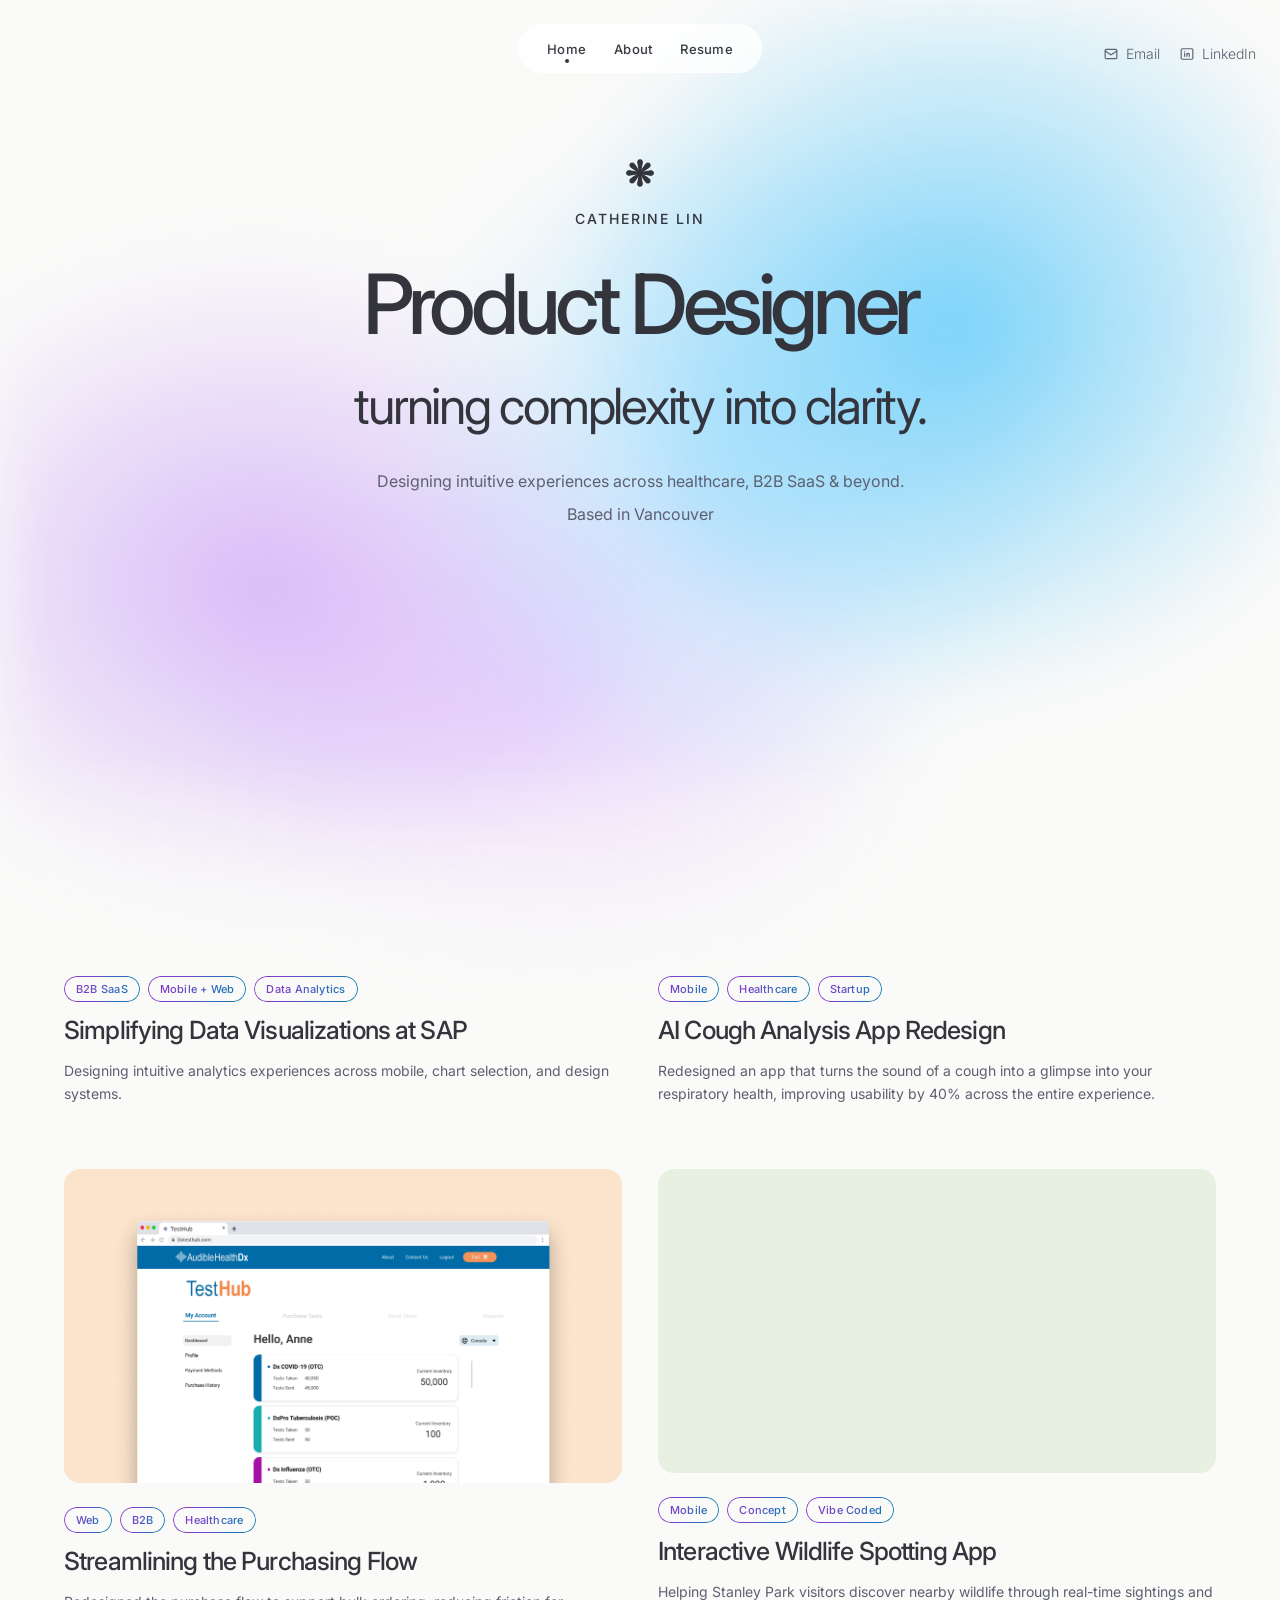
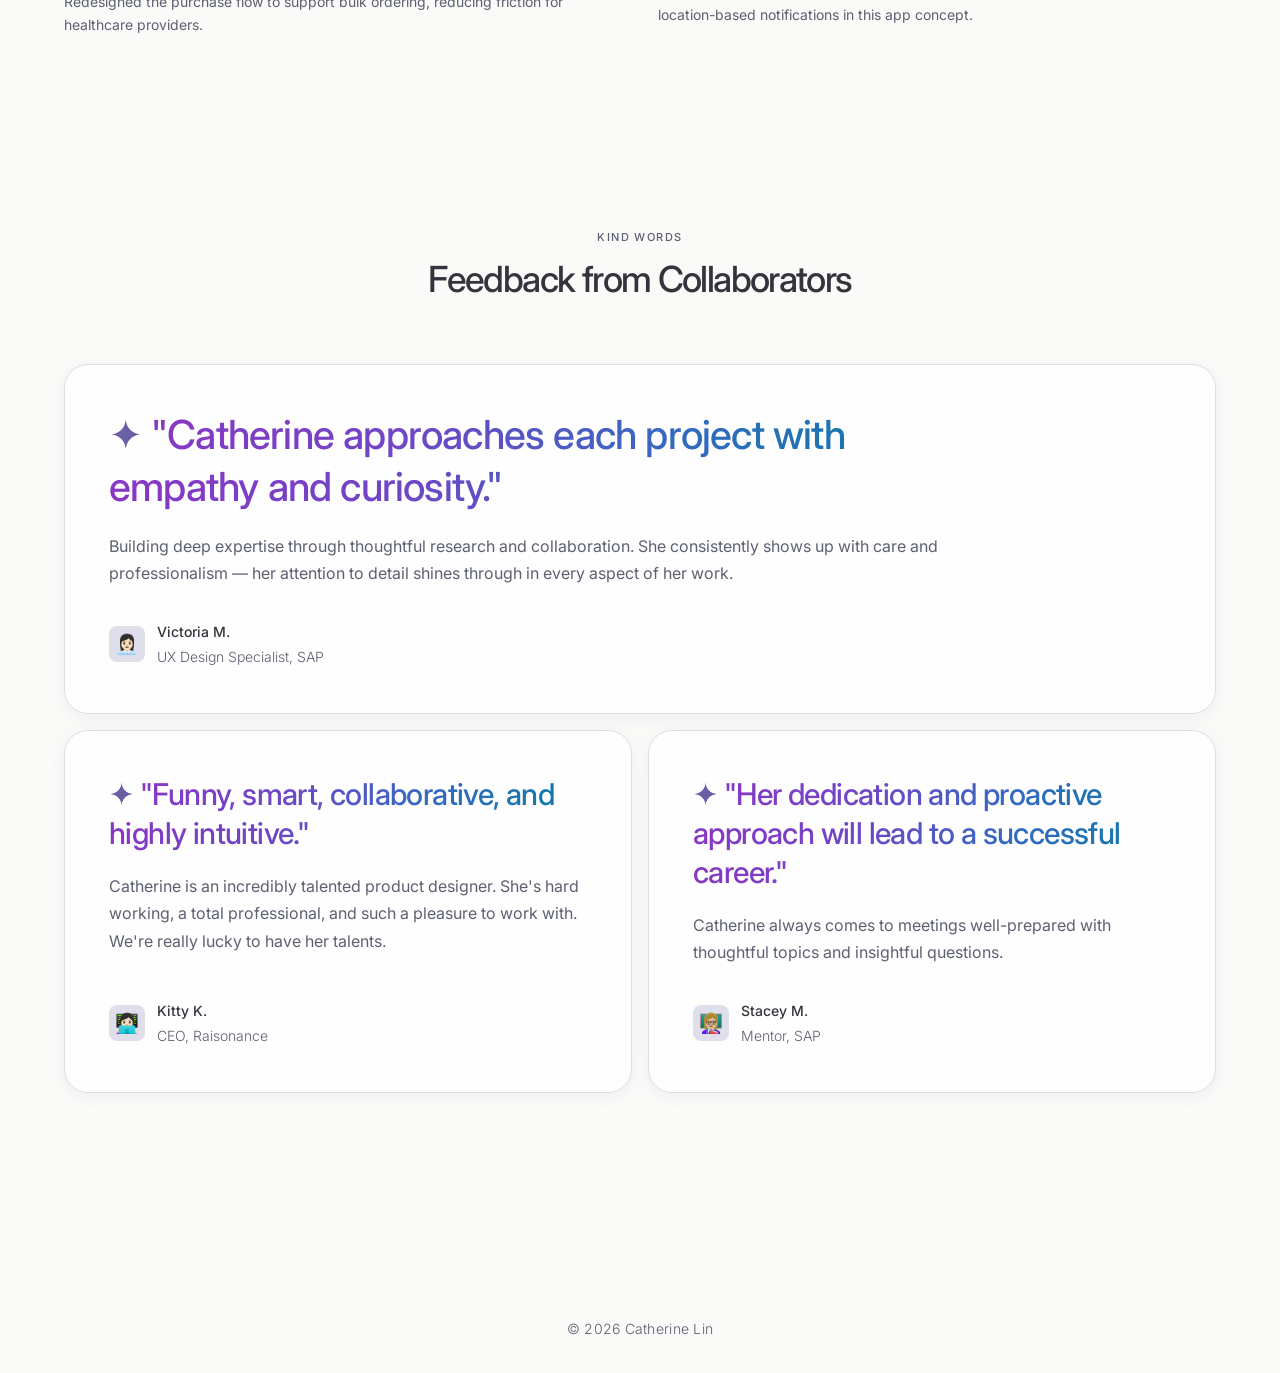
<file: index.html>
<!DOCTYPE html>
<html lang="en">
<head>
  <meta charset="UTF-8" />
  <meta name="viewport" content="width=device-width, initial-scale=1.0" />
  <meta name="description" content="UX Designer portfolio — crafting thoughtful, human-centred digital experiences." />
  <title>Catherine Lin — UX Designer</title>
  <link rel="icon" type="image/x-icon" href="favicon.ico?v=flower-2" />
  <link rel="stylesheet" href="styles.css" />
  <link rel="stylesheet" href="home.css?v=mobile-header-4" />
  <link rel="preconnect" href="https://fonts.googleapis.com" />
  <link rel="preconnect" href="https://fonts.gstatic.com" crossorigin />
  <link href="https://fonts.googleapis.com/css2?family=Inter:ital,wght@0,100;0,200;0,300;0,400;0,500;0,600;1,300&family=Ma+Shan+Zheng&family=Instrument+Serif:ital@1&display=swap" rel="stylesheet" />
</head>
<body class="home">

  <nav class="nav" aria-label="Primary">
    <button class="nav__toggle" aria-label="Toggle menu" aria-expanded="false">
      <span></span><span></span>
    </button>
    <ul class="nav__links" role="list">
      <li><a href="#home" aria-current="page">Home</a></li>
      <li><a href="about.html">About</a></li>
      <li><a href="https://drive.google.com/file/d/1LqSmASq2uleAcGcygVTEHOqNNZHfbQ-P/view?usp=sharing" target="_blank" rel="noopener">Resume</a></li>
    </ul>
  </nav>

      <div class="footer__links home__contact" role="navigation" aria-label="Contact">
        <a class="footer__link" href="mailto:catherinelinuxd@gmail.com" aria-label="Email">
          <svg width="14" height="14" viewBox="0 0 24 24" fill="none" stroke="currentColor" stroke-width="2" stroke-linecap="round" stroke-linejoin="round" aria-hidden="true"><rect x="2" y="4" width="20" height="16" rx="2"/><path d="m22 7-8.97 5.7a1.94 1.94 0 0 1-2.06 0L2 7"/></svg>
          <span>Email</span>
        </a>
        <a href="https://www.linkedin.com/in/catherine-lin12/" target="_blank" rel="noopener" class="footer__link" aria-label="LinkedIn">
          <svg width="14" height="14" viewBox="0 0 24 24" fill="none" stroke="currentColor" stroke-width="2" stroke-linecap="round" stroke-linejoin="round" aria-hidden="true"><rect x="2" y="3" width="20" height="18" rx="2"/><path d="M8 11v5M8 8v.01M12 16v-5M16 16v-3a2 2 0 0 0-4 0"/></svg>
          <span>LinkedIn</span>
        </a>
      </div>

  <main>

    <section class="hero" id="home">
      <!-- Name + tagline -->
      <div class="hero__bottom">
        <div class="container">
          <div class="hero__tagline-wrap">
            <div class="hero__logo" aria-hidden="true">
              <img src="images/flower-mark.png" alt="" width="1080" height="1080" />
            </div>
            <p class="hero__name">Catherine Lin</p>
            <h1 class="hero__headline">
              Product Designer<br><span class="hero__tagline">turning complexity into clarity.</span>
            </h1>
            <p class="hero__sub">Designing intuitive experiences across healthcare, B2B SaaS &amp; beyond.<span class="hero__location">Based in Vancouver</span></p>
          </div>
        </div>
      </div>
    </section>

    <section class="section" id="work" aria-label="Selected work">
      <div class="container">
        <div class="projects">

          <article class="project">
            <a href="case-study-2.html?v=project-order-2" class="project__link" aria-label="View Simplifying Data Visualizations at SAP case study">
              <div class="project__image-wrap">
                <video class="project__tile-video" src="images/Case Study 2 Tile Video.mov" autoplay loop muted playsinline aria-hidden="true"></video>
              </div>
              <div class="project__meta">
                <div class="project__tags">
                  <span class="tag">B2B SaaS</span>
                  <span class="tag">Mobile + Web</span>
                  <span class="tag">Data Analytics</span>
                </div>
                <h3 class="project__title">Simplifying Data Visualizations at SAP</h3>
                <p class="project__desc">Designing intuitive analytics experiences across mobile, chart selection, and design systems.</p>
              </div>
            </a>
          </article>

          <article class="project">
            <a href="case-study-1.html?v=project-order-2" class="project__link" aria-label="View AI Cough Analysis App Redesign case study">
              <div class="project__image-wrap">
                <video class="project__tile-video" id="myadvocateVideo" src="images/MyAdvocate Case Study Tile.mov" autoplay loop muted playsinline aria-hidden="true"></video>
              </div>
              <div class="project__meta">
                <div class="project__tags">
                  <span class="tag">Mobile</span>
                  <span class="tag">Healthcare</span>
                  <span class="tag">Startup</span>
                </div>
                <h3 class="project__title">AI Cough Analysis App Redesign</h3>
                <p class="project__desc">Redesigned an app that turns the sound of a cough into a glimpse into your respiratory health, improving usability by 40% across the entire experience.</p>
              </div>
            </a>
          </article>

          <article class="project">
            <a href="case-study-3.html?v=project-order-2" class="project__link" aria-label="View Streamlining the Purchasing Flow case study">
              <div class="project__image-wrap">
                <div class="testhub-card-preview" aria-hidden="true">
                  <img src="images/TestHub2.png" alt="" class="testhub-img" />
                </div>
              </div>
              <div class="project__meta">
                <div class="project__tags">
                  <span class="tag">Web</span>
                  <span class="tag">B2B</span>
                  <span class="tag">Healthcare</span>
                </div>
                <h3 class="project__title">Streamlining the Purchasing Flow</h3>
                <p class="project__desc">Redesigned the purchase flow to support bulk ordering, reducing friction for healthcare providers.</p>
              </div>
            </a>
          </article>

          <article class="project">
            <a href="case-study-4.html?v=project-order-2" class="project__link" aria-label="View Interactive Wildlife Spotting App case study">
              <div class="project__image-wrap wilds-image-wrap">
                <video class="project__tile-video wilds-tile-video" src="images/wilds prototype short.mov" autoplay loop muted playsinline aria-hidden="true"></video>
              </div>
              <div class="project__meta">
                <div class="project__tags">
                  <span class="tag">Mobile</span>
                  <span class="tag">Concept</span>
                  <span class="tag">Vibe Coded</span>
                </div>
                <h3 class="project__title">Interactive Wildlife Spotting App</h3>
                <p class="project__desc">Helping Stanley Park visitors discover nearby wildlife through real-time sightings and location-based notifications in this app concept.</p>
              </div>
            </a>
          </article>

        </div>
      </div>
    </section>

    <section class="section" id="testimonials" style="padding-bottom: calc(var(--space-24) * 2);">
      <div class="container">
        <header class="section__header" style="margin-bottom: var(--space-16);">
          <span class="label">Kind words</span>
          <h2>Feedback from Collaborators</h2>
        </header>
        <div class="testimonials">

          <blockquote class="testimonial">
            <p class="testimonial__quote">
              <span class="testimonial__callout"><span class="callout-star">✦</span> "Catherine approaches each project with empathy and curiosity."</span>
              Building deep expertise through thoughtful research and collaboration. She consistently shows up with care and professionalism — her attention to detail shines through in every aspect of her work.
            </p>
            <footer class="testimonial__author">
              <div class="testimonial__avatar" style="width:36px;height:36px;border-radius:8px;background:var(--clr-border);display:flex;align-items:center;justify-content:center;font-size:1.2rem;flex-shrink:0;">👩🏻‍💼</div>
              <div>
                <strong>Victoria M.</strong>
                <span>UX Design Specialist, SAP</span>
              </div>
            </footer>
          </blockquote>

          <blockquote class="testimonial">
            <p class="testimonial__quote">
              <span class="testimonial__callout"><span class="callout-star">✦</span> "Funny, smart, collaborative, and highly intuitive."</span>
              Catherine is an incredibly talented product designer. She's hard working, a total professional, and such a pleasure to work with. We're really lucky to have her talents.
            </p>
            <footer class="testimonial__author">
              <div class="testimonial__avatar" style="width:36px;height:36px;border-radius:8px;background:var(--clr-border);display:flex;align-items:center;justify-content:center;font-size:1.2rem;flex-shrink:0;">👩🏻‍💻</div>
              <div>
                <strong>Kitty K.</strong>
                <span>CEO, Raisonance</span>
              </div>
            </footer>
          </blockquote>

          <blockquote class="testimonial">
            <p class="testimonial__quote">
              <span class="testimonial__callout"><span class="callout-star">✦</span> "Her dedication and proactive approach will lead to a successful career."</span>
              Catherine always comes to meetings well-prepared with thoughtful topics and insightful questions.
            </p>
            <footer class="testimonial__author">
              <div class="testimonial__avatar" style="width:36px;height:36px;border-radius:8px;background:var(--clr-border);display:flex;align-items:center;justify-content:center;font-size:1.2rem;flex-shrink:0;">👩🏼‍🏫</div>
              <div>
                <strong>Stacey M.</strong>
                <span>Mentor, SAP</span>
              </div>
            </footer>
          </blockquote>

        </div>
      </div>
    </section>

  </main>

  <footer class="footer">
    <div class="container footer__inner" style="position: relative;">

      <p class="footer__copyright">&copy; 2026 Catherine Lin</p>
    </div>
  </footer>

  <style>
    .wilds-image-wrap { background: #e8f0e2; }
    .wilds-tile-video { object-fit: cover; transition: transform 0.8s cubic-bezier(0.4,0,0.2,1); transform-origin: center 12%; background: #e8f0e2; }
  </style>
  <script src="script.js"></script>
  <script>
    const wildsVideo = document.querySelector('.wilds-tile-video');
    if (wildsVideo) {
      wildsVideo.addEventListener('timeupdate', function () {
        const t = this.currentTime;
        if (t >= 0.5 && t < 5.5) {
          wildsVideo.style.transform = 'scale(1.7)';
        } else if (t >= 5.5 && t < 6.5) {
          wildsVideo.style.transform = 'scale(1)';
        } else {
          wildsVideo.style.transform = 'scale(1)';
        }
      });
    }
  </script>
</body>
</html>
</file>
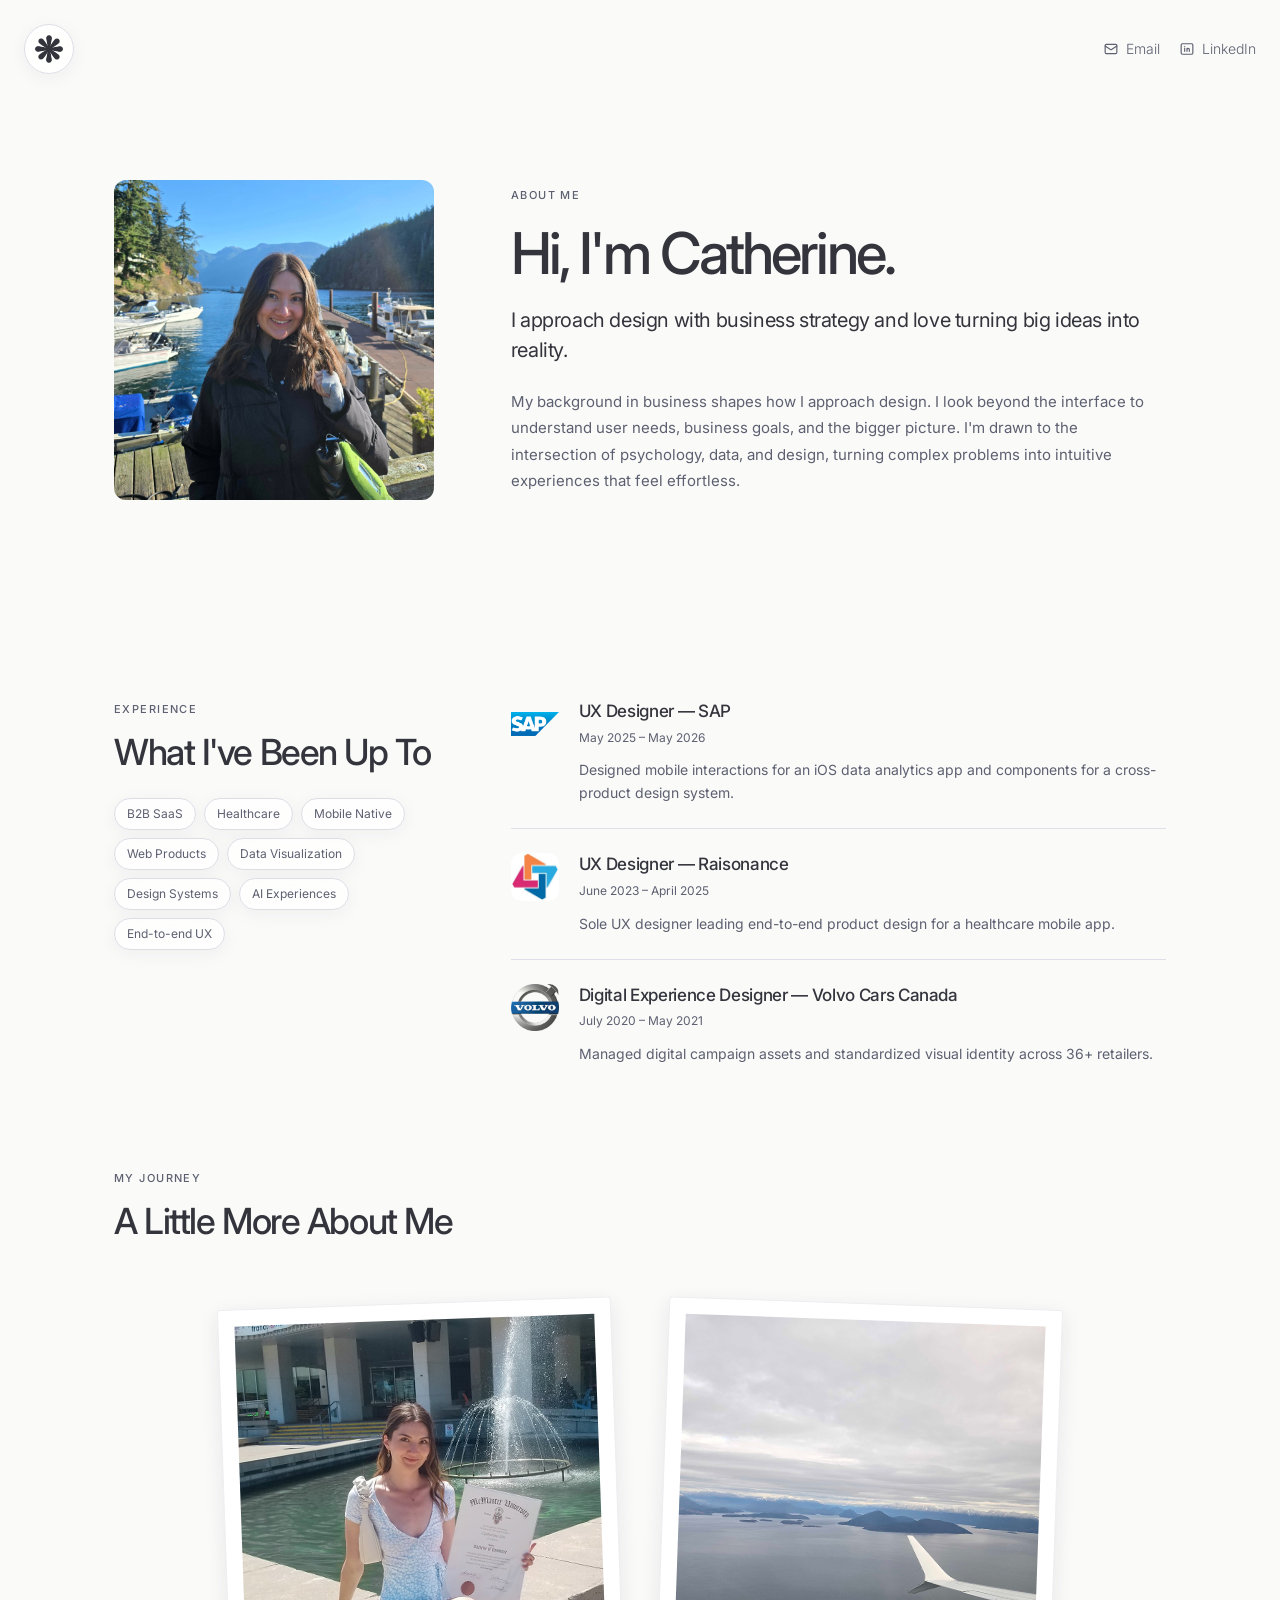
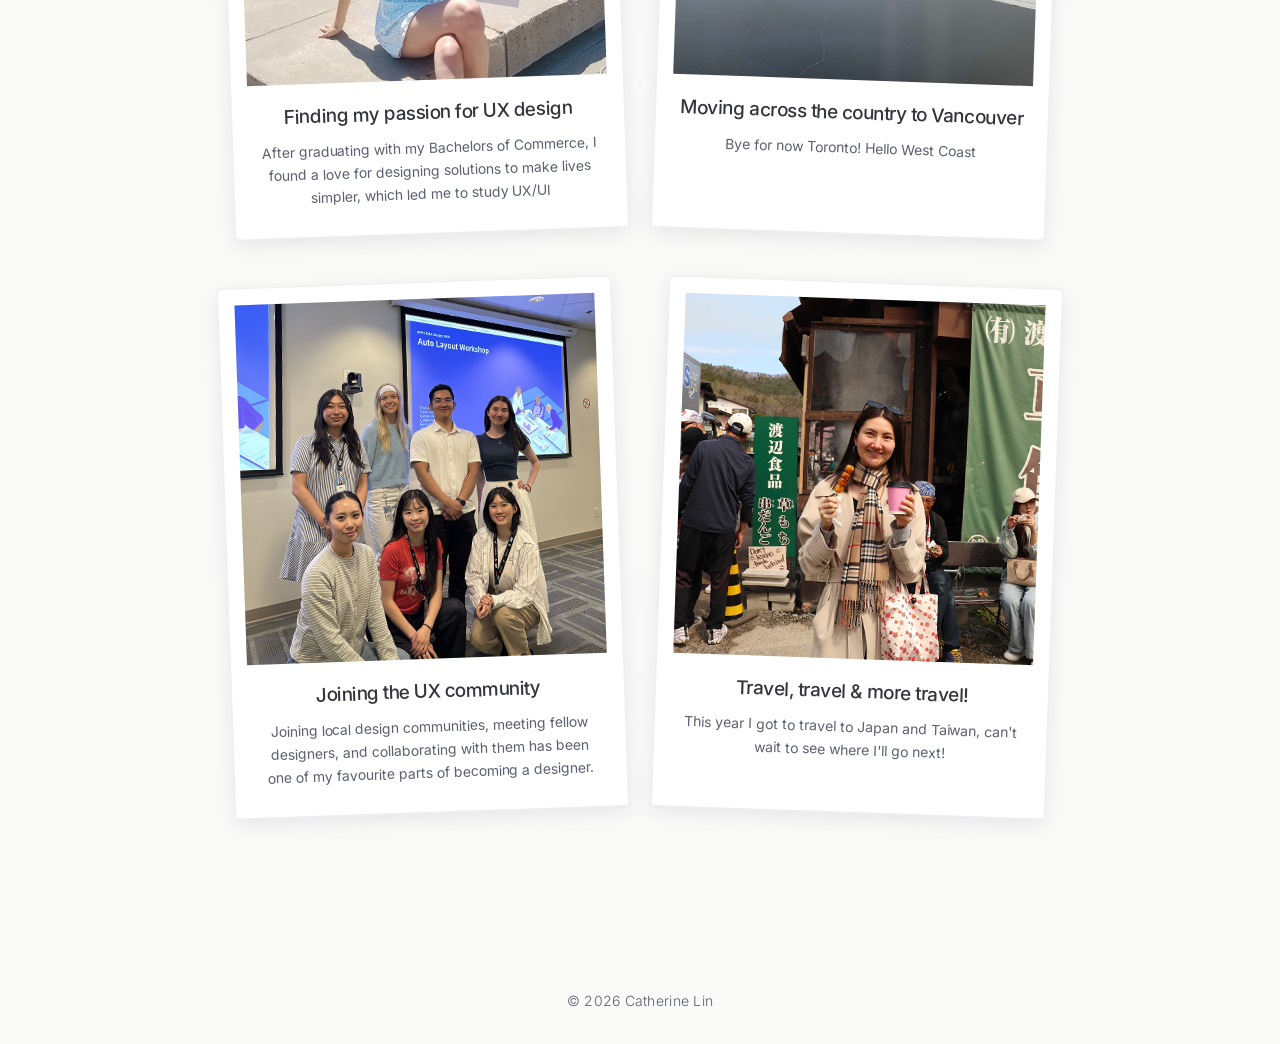
<file: about.html>
<!DOCTYPE html>
<html lang="en">
<head>
  <meta charset="UTF-8" />
  <meta name="viewport" content="width=device-width, initial-scale=1.0" />
  <meta name="description" content="About Catherine Lin — UX Designer & Product Thinker" />
  <title>About — Catherine Lin</title>
  <link rel="icon" type="image/x-icon" href="favicon.ico?v=flower-2" />
  <link rel="stylesheet" href="styles.css" />
  <link rel="preconnect" href="https://fonts.googleapis.com" />
  <link rel="preconnect" href="https://fonts.gstatic.com" crossorigin />
  <link href="https://fonts.googleapis.com/css2?family=Inter:ital,wght@0,300;0,400;0,500;0,600;1,300&family=Ma+Shan+Zheng&family=Instrument+Serif:ital@1&display=swap" rel="stylesheet" />
  <style>
    /* ── Timeline — Polaroid string ── */
    .timeline {
      position: relative;
      display: grid;
      grid-template-columns: repeat(4, 1fr);
      gap: var(--space-8);
      padding: var(--space-16) var(--space-4) var(--space-24);
    }

    /* The connecting line */
    .timeline::before {
      content: '';
      position: absolute;
      top: calc(var(--space-16) + 30px);
      left: 0;
      right: 0;
      height: 2px;
      background: repeating-linear-gradient(90deg, var(--clr-border) 0px, var(--clr-border) 8px, transparent 8px, transparent 12px);
      border-radius: 2px;
      pointer-events: none;
    }

    .timeline__item {
      flex-shrink: 0;
      position: relative;
      cursor: default;
      padding-top: 40px;
    }

    /* Push pin — sits on the line */
    .timeline__item::before {
      content: '';
      position: absolute;
      top: 24px;
      left: 50%;
      transform: translateX(-50%);
      width: 20px;
      height: 36px;
      background-image: url("data:image/svg+xml,%3Csvg xmlns='http://www.w3.org/2000/svg' viewBox='0 0 20 36'%3E%3Ccircle cx='10' cy='7' r='6' fill='%23c42010'/%3E%3Ccircle cx='10' cy='7' r='3' fill='%23a01a0c'/%3E%3Crect x='9.25' y='11' width='1.5' height='25' rx='0.75' fill='%238a8178'/%3E%3C/svg%3E");
      background-size: contain;
      background-repeat: no-repeat;
      z-index: 2;
    }

    /* Year label — floated above the line */
    .timeline__year {
      display: block;
      text-align: center;
      font-size: var(--text-xs);
      font-weight: 600;
      letter-spacing: 0.08em;
      color: var(--clr-text-muted);
      position: absolute;
      top: 0;
      left: 0;
      right: 0;
    }

    .timeline__polaroid {
      width: 100%;
      background: #fff;
      padding: 12px 12px 40px;
      box-shadow: 0 4px 16px rgba(0,0,0,0.10), 0 1px 4px rgba(0,0,0,0.06);
      border-radius: 2px;
      transition: transform 360ms cubic-bezier(0.16,1,0.3,1),
                  box-shadow 360ms cubic-bezier(0.16,1,0.3,1);
      transform-origin: top center;
      user-select: none;
    }

    .timeline__item:nth-child(1) .timeline__polaroid { transform: rotate(-4deg); }
    .timeline__item:nth-child(2) .timeline__polaroid { transform: rotate(2.5deg); }
    .timeline__item:nth-child(3) .timeline__polaroid { transform: rotate(-3deg); }
    .timeline__item:nth-child(4) .timeline__polaroid { transform: rotate(1.5deg); }

    .timeline__item:hover .timeline__polaroid {
      transform: rotate(0deg) translateY(-12px) scale(1.04);
      box-shadow: 0 16px 40px rgba(0,0,0,0.16), 0 4px 12px rgba(0,0,0,0.08);
      z-index: 10;
    }

    .timeline__photo {
      width: 100%;
      aspect-ratio: 1 / 1;
      object-fit: cover;
      display: block;
      background: transparent; border: none; border-bottom: 1px solid var(--clr-border); margin-bottom: var(--space-4);
    }

    .timeline__photo-placeholder {
      width: 100%;
      aspect-ratio: 1 / 1;
      background: linear-gradient(135deg, var(--clr-surface) 0%, var(--clr-border) 100%);
      display: flex;
      align-items: center;
      justify-content: center;
    }

    .timeline__photo-placeholder svg {
      width: 48px;
      height: 48px;
      opacity: 0.35;
    }

    .timeline__caption {
      padding-top: 10px;
      text-align: center;
    }

    .timeline__caption-role {
      display: block;
      font-size: var(--text-xs);
      font-weight: 500;
      color: var(--clr-text);
      margin-bottom: 2px;
    }

    .timeline__caption-company {
      display: block;
      font-size: var(--text-xs);
      font-weight: 300;
      color: var(--clr-text-muted);
    }

    .timeline__caption-date {
      display: block;
      font-size: 10px;
      font-weight: 500;
      letter-spacing: 0.06em;
      color: var(--clr-text-muted);
      margin-top: 4px;
    }

    /* Expanded detail panel below the string */
    .timeline__detail {
      position: absolute;
      top: calc(100% + var(--space-6));
      left: 50%;
      transform: translateX(-50%);
      width: 280px;
      background: var(--clr-bg);
      border: 1px solid var(--clr-border);
      border-radius: 12px;
      padding: var(--space-4);
      opacity: 0;
      pointer-events: none;
      transition: opacity var(--t-base) var(--ease), transform var(--t-base) var(--ease);
      transform: translateX(-50%) translateY(8px);
      z-index: 20;
    }

    .timeline__item:hover .timeline__detail {
      opacity: 1;
      pointer-events: auto;
      transform: translateX(-50%) translateY(0);
    }

    .timeline__detail p {
      font-size: var(--text-xs);
      font-weight: 300;
      color: var(--clr-text-muted);
      line-height: 1.7;
      margin-bottom: 0;
    }

    .timeline__tags {
      display: flex;
      flex-wrap: wrap;
      gap: var(--space-2);
      list-style: none;
    }

    .timeline__tags li {
      font-size: 10px;
      font-weight: 500;
      color: var(--clr-text-muted);
      padding: 2px 8px;
      border: 1px solid var(--clr-border);
      border-radius: 999px;
    }

    /* Animated panel height */
    .timeline__panel[data-animating] {
      display: block !important;
      overflow: hidden;
    }

    /* ── Koi divider ── */
    .koi-divider {
      display: flex;
      align-items: center;
      gap: var(--space-4);
      margin: 0 auto;
      max-width: 900px;
      padding-inline: var(--space-6);
      opacity: 0.4;
    }

    .koi-divider::before,
    .koi-divider::after {
      content: '';
      flex: 1;
      height: 1px;
      background: var(--clr-border);
    }

    /* ── Narrow centered layout for about page ── */
    .about-container {
      width: 100%;
      max-width: 900px;
      margin-inline: auto;
      padding-inline: var(--space-6);
    }
    .values {
      display: grid;
      grid-template-columns: repeat(3, 1fr);
      gap: var(--space-12);
    }

    .value {
      display: flex;
      flex-direction: column;
      gap: var(--space-3);
    }

    .value__icon {
      width: 32px;
      height: 32px;
      margin-bottom: var(--space-2);
    }

    .value__icon svg {
      width: 100%;
      height: 100%;
      overflow: visible;
    }

    /* Value 01 — typing dots bounce, then pause */
    .typing-dot-1 { animation: typingBounce 3s ease-in-out infinite; }
    .typing-dot-2 { animation: typingBounce 3s ease-in-out 0.15s infinite; }
    .typing-dot-3 { animation: typingBounce 3s ease-in-out 0.3s infinite; }

    @keyframes typingBounce {
      0%, 55%, 100% { transform: translateY(0);    opacity: 1; }
      10%            { transform: translateY(-3px); opacity: 1; }
      20%            { transform: translateY(0);    opacity: 1; }
      /* pause 55%–100% = stopped typing */
      60%, 95%       { opacity: 0.25; }
    }

    /* Value 02 — cursor drifts */
    .value-shape-2 {
      animation: cursorDrift 3.5s ease-in-out infinite;
      transform-origin: 8px 6px;
    }

    @keyframes cursorDrift {
      0%, 100% { transform: translate(0, 0); }
      50%       { transform: translate(5px, 3px); }
    }

    /* Value 03 — venn circles breathe apart and together */
    .value-shape-3a {
      animation: vennLeft 5s ease-in-out infinite;
      transform-origin: 12px 16px;
    }

    .value-shape-3b {
      animation: vennRight 5s ease-in-out infinite;
      transform-origin: 20px 16px;
    }

    @keyframes vennLeft {
      0%, 100% { transform: translateX(0); }
      50%       { transform: translateX(-6px); }
    }

    @keyframes vennRight {
      0%, 100% { transform: translateX(0); }
      50%       { transform: translateX(6px); }
    }

    .value__number {
      font-size: var(--text-xs);
      font-weight: 500;
      letter-spacing: 0.08em;
      color: var(--clr-border);
    }

    .value__title {
      font-size: var(--text-xl);
      font-weight: 400;
      color: var(--clr-text);
      letter-spacing: -0.01em;
      line-height: 1.3;
    }

    .value__desc {
      font-size: var(--text-sm);
      font-weight: 300;
      color: var(--clr-text-muted);
      line-height: 1.75;
    }

    @media (max-width: 768px) {
      .values { grid-template-columns: 1fr; gap: var(--space-8); }
      .section__header[style*="grid"] { grid-template-columns: 1fr !important; }
      .timeline { display: none; }
      .about-hero-grid { grid-template-columns: 1fr !important; }
      .about-polaroid { display: none; }
      .container--split {
        grid-template-columns: 1fr !important;
      }
      .about__photo-col {
        flex-direction: row;
        align-items: center;
        gap: var(--space-4);
      }
      .about__photo-wrap {
        flex-shrink: 0;
        width: 80px;
        height: 80px;
        margin-bottom: 0;
      }
      .about__photo-name, .about__photo-title {
        text-align: left;
      }
    }
  </style>
  <link rel="stylesheet" href="about.css?v=polaroid-grid-8" />
  <link rel="stylesheet" href="flower-navigation.css" />
  <script src="flower-navigation.js" defer></script>
</head>
<body class="about-page">

  <header class="about-header">
  <div class="flower-nav">
    <button class="flower-nav__button" type="button" aria-label="Open navigation" aria-expanded="false" aria-controls="flower-navigation">
      <img src="images/flower-mark.png" alt="" width="1080" height="1080" />
    </button>
    <div class="flower-nav__reveal">
  <nav class="nav" id="flower-navigation" aria-label="Primary">
    <button class="nav__toggle" aria-label="Toggle menu" aria-expanded="false">
      <span></span><span></span>
    </button>
    <ul class="nav__links" role="list">
      <li><a href="index.html">Home</a></li>
      <li><a href="about.html" aria-current="page">About</a></li>
      <li><a href="https://drive.google.com/file/d/1LqSmASq2uleAcGcygVTEHOqNNZHfbQ-P/view?usp=sharing" target="_blank" rel="noopener">Resume</a></li>
    </ul>
  </nav>
    </div>
  </div>

      <div class="footer__links home__contact" role="navigation" aria-label="Contact">
        <a class="footer__link" href="mailto:catherinelinuxd@gmail.com" aria-label="Email">
          <svg width="14" height="14" viewBox="0 0 24 24" fill="none" stroke="currentColor" stroke-width="2" stroke-linecap="round" stroke-linejoin="round" aria-hidden="true"><rect x="2" y="4" width="20" height="16" rx="2"/><path d="m22 7-8.97 5.7a1.94 1.94 0 0 1-2.06 0L2 7"/></svg>
          <span>Email</span>
        </a>
        <a href="https://www.linkedin.com/in/catherine-lin12/" target="_blank" rel="noopener" class="footer__link" aria-label="LinkedIn">
          <svg width="14" height="14" viewBox="0 0 24 24" fill="none" stroke="currentColor" stroke-width="2" stroke-linecap="round" stroke-linejoin="round" aria-hidden="true"><rect x="2" y="3" width="20" height="18" rx="2"/><path d="M8 11v5M8 8v.01M12 16v-5M16 16v-3a2 2 0 0 0-4 0"/></svg>
          LinkedIn
        </a>
      </div>

  </header>

  <main>

    <!-- ── 1. Who I Am ── -->
    <section class="about-hero-section">
      <div class="about-container">
        <div class="about-hero-grid">
          <header class="section__header" style="margin-bottom: 0;">
            <span class="label">About Me</span>
            <h1>Hi, I'm Catherine.</h1>
            <p class="about-hero-lead">I approach design with business strategy and love turning big ideas into reality.</p>
            <p class="section__desc" style="margin-top: var(--space-6);">My background in business shapes how I approach design. I look beyond the interface to understand user needs, business goals, and the bigger picture. I'm drawn to the intersection of psychology, data, and design, turning complex problems into intuitive experiences that feel effortless.</p>
          </header>
          <div class="about-polaroid" style="position: relative; overflow: visible;">
            <div class="about-polaroid__tags" style="position: absolute; top: -18px; left: 0; right: 0; display: flex; flex-wrap: wrap; justify-content: center; gap: 6px; opacity: 0; transform: translateY(6px); transition: opacity 0.3s ease, transform 0.3s ease; pointer-events: none; z-index: 10;">
              <span style="font-size: var(--text-xs); font-weight: 500; color: var(--clr-text-muted); padding: 4px 12px; border: 1px solid var(--clr-border); border-radius: 999px; background: var(--clr-bg);">🧠 INFJ</span>
              <span style="font-size: var(--text-xs); font-weight: 500; color: var(--clr-text-muted); padding: 4px 12px; border: 1px solid var(--clr-border); border-radius: 999px; background: var(--clr-bg);">🐱 Cat Lover</span>
              <span style="font-size: var(--text-xs); font-weight: 500; color: var(--clr-text-muted); padding: 4px 12px; border: 1px solid var(--clr-border); border-radius: 999px; background: var(--clr-bg);">📱 Mobile UI</span>
              <span style="font-size: var(--text-xs); font-weight: 500; color: var(--clr-text-muted); padding: 4px 12px; border: 1px solid var(--clr-border); border-radius: 999px; background: var(--clr-bg);">🚀 Entrepreneurship</span>
              <span style="font-size: var(--text-xs); font-weight: 500; color: var(--clr-text-muted); padding: 4px 12px; border: 1px solid var(--clr-border); border-radius: 999px; background: var(--clr-bg);">🐟 Pisces</span>
            </div>
            <div style="background: #fff; padding: 12px 12px 48px; box-shadow: 0 4px 16px rgba(0,0,0,0.10), 0 1px 4px rgba(0,0,0,0.06); transform: rotate(1.5deg); transition: transform 360ms cubic-bezier(0.16,1,0.3,1), box-shadow 360ms cubic-bezier(0.16,1,0.3,1);" class="about-polaroid__frame">
              <img src="images/portfolio-about-me.jpeg" alt="Catherine Lin" style="width: 100%; aspect-ratio: 2 / 3; object-fit: cover; object-position: center top; display: block;">
            </div>
          </div>
        </div>
      </div>
    </section>

    <!-- Experience -->
    <section class="experience-section" aria-labelledby="experience-title">
      <div class="about-container experience-grid">
        <header>
          <span class="label">Experience</span>
          <h2 id="experience-title">What I've Been Up To</h2>
          <ul class="experience-tags" aria-label="Experience areas" role="list">
            <li>B2B SaaS</li>
            <li>Healthcare</li>
            <li>Mobile Native</li>
            <li>Web Products</li>
            <li>Data Visualization</li>
            <li>Design Systems</li>
            <li>AI Experiences</li>
            <li>End-to-end UX</li>
          </ul>
        </header>
        <ul class="experience-list" role="list">
          <li class="experience-row">
            <img src="images/SAP_Logo.png" alt="SAP" width="48" height="48" />
            <div class="experience-row__content">
              <h3>UX Designer — SAP</h3>
              <p class="experience-row__date">May 2025 – May 2026</p>
              <p class="experience-row__description">Designed mobile interactions for an iOS data analytics app and components for a cross-product design system.</p>
            </div>
          </li>
          <li class="experience-row">
            <img src="images/raisonance_group_logo.jpeg" alt="Raisonance" width="48" height="48" />
            <div class="experience-row__content">
              <h3>UX Designer — Raisonance</h3>
              <p class="experience-row__date">June 2023 – April 2025</p>
              <p class="experience-row__description">Sole UX designer leading end-to-end product design for a healthcare mobile app.</p>
            </div>
          </li>
          <li class="experience-row">
            <img src="images/volvo_logo.png" alt="Volvo Cars Canada" width="48" height="48" />
            <div class="experience-row__content">
              <h3>Digital Experience Designer — Volvo Cars Canada</h3>
              <p class="experience-row__date">July 2020 – May 2021</p>
              <p class="experience-row__description">Managed digital campaign assets and standardized visual identity across 36+ retailers.</p>
            </div>
          </li>
        </ul>
      </div>
    </section>

    <section class="life-photos" aria-labelledby="life-photos-title">
      <header class="about-container life-photos-heading">
        <span class="label">My Journey</span>
        <h2 id="life-photos-title">A Little More About Me</h2>
      </header>
      <div class="about-container personal-collage">
        <figure class="collage-photo">
          <img src="images/Polariod Pics/Polariod 1.png" alt="Graduation at McMaster" loading="lazy" />
          <figcaption><h3>Finding my passion for UX design</h3><p>After graduating with my Bachelors of Commerce, I found a love for designing solutions to make lives simpler, which led me to study UX/UI</p></figcaption>
        </figure>
        <figure class="collage-photo">
          <img src="images/Polariod Pics/Polaroid 2.png" alt="Flying to Vancouver" loading="lazy" />
          <figcaption><h3>Moving across the country to Vancouver</h3><p>Bye for now Toronto! Hello West Coast</p></figcaption>
        </figure>
        <figure class="collage-photo">
          <img src="images/Polariod Pics/Polariod 3.png" alt="The SAP design team" loading="lazy" />
          <figcaption><h3>Joining the UX community</h3><p>Joining local design communities, meeting fellow designers, and collaborating with them has been one of my favourite parts of becoming a designer.</p></figcaption>
        </figure>
        <figure class="collage-photo">
          <img src="images/Polariod Pics/Polariod 4.png" alt="Exploring Japan" loading="lazy" />
          <figcaption><h3>Travel, travel &amp; more travel!</h3><p>This year I got to travel to Japan and Taiwan, can't wait to see where I'll go next!</p></figcaption>
        </figure>
      </div>
    </section>

  </main>

  <footer class="footer">
    <div class="container footer__inner">
      <p class="footer__copyright">&copy; 2026 Catherine Lin</p>
    </div>
  </footer>

  <script src="script.js"></script>
  <script>
    const polaroid = document.querySelector('.about-polaroid');
    const tags = polaroid && polaroid.querySelector('.about-polaroid__tags');
    const frame = polaroid && polaroid.querySelector('.about-polaroid__frame');
    if (polaroid && tags) {
      polaroid.addEventListener('mouseenter', () => {
        tags.style.opacity = '1';
        tags.style.transform = 'translateY(0)';
        if (frame) {
          frame.style.transform = 'rotate(0deg) translateY(-12px) scale(1.04)';
          frame.style.boxShadow = '0 16px 40px rgba(0,0,0,0.16), 0 4px 12px rgba(0,0,0,0.08)';
        }
      });
      polaroid.addEventListener('mouseleave', () => {
        tags.style.opacity = '0';
        tags.style.transform = 'translateY(6px)';
        if (frame) {
          frame.style.transform = 'rotate(1.5deg)';
          frame.style.boxShadow = '0 4px 16px rgba(0,0,0,0.10), 0 1px 4px rgba(0,0,0,0.06)';
        }
      });
    }
  </script>
</body>
</html>
</file>
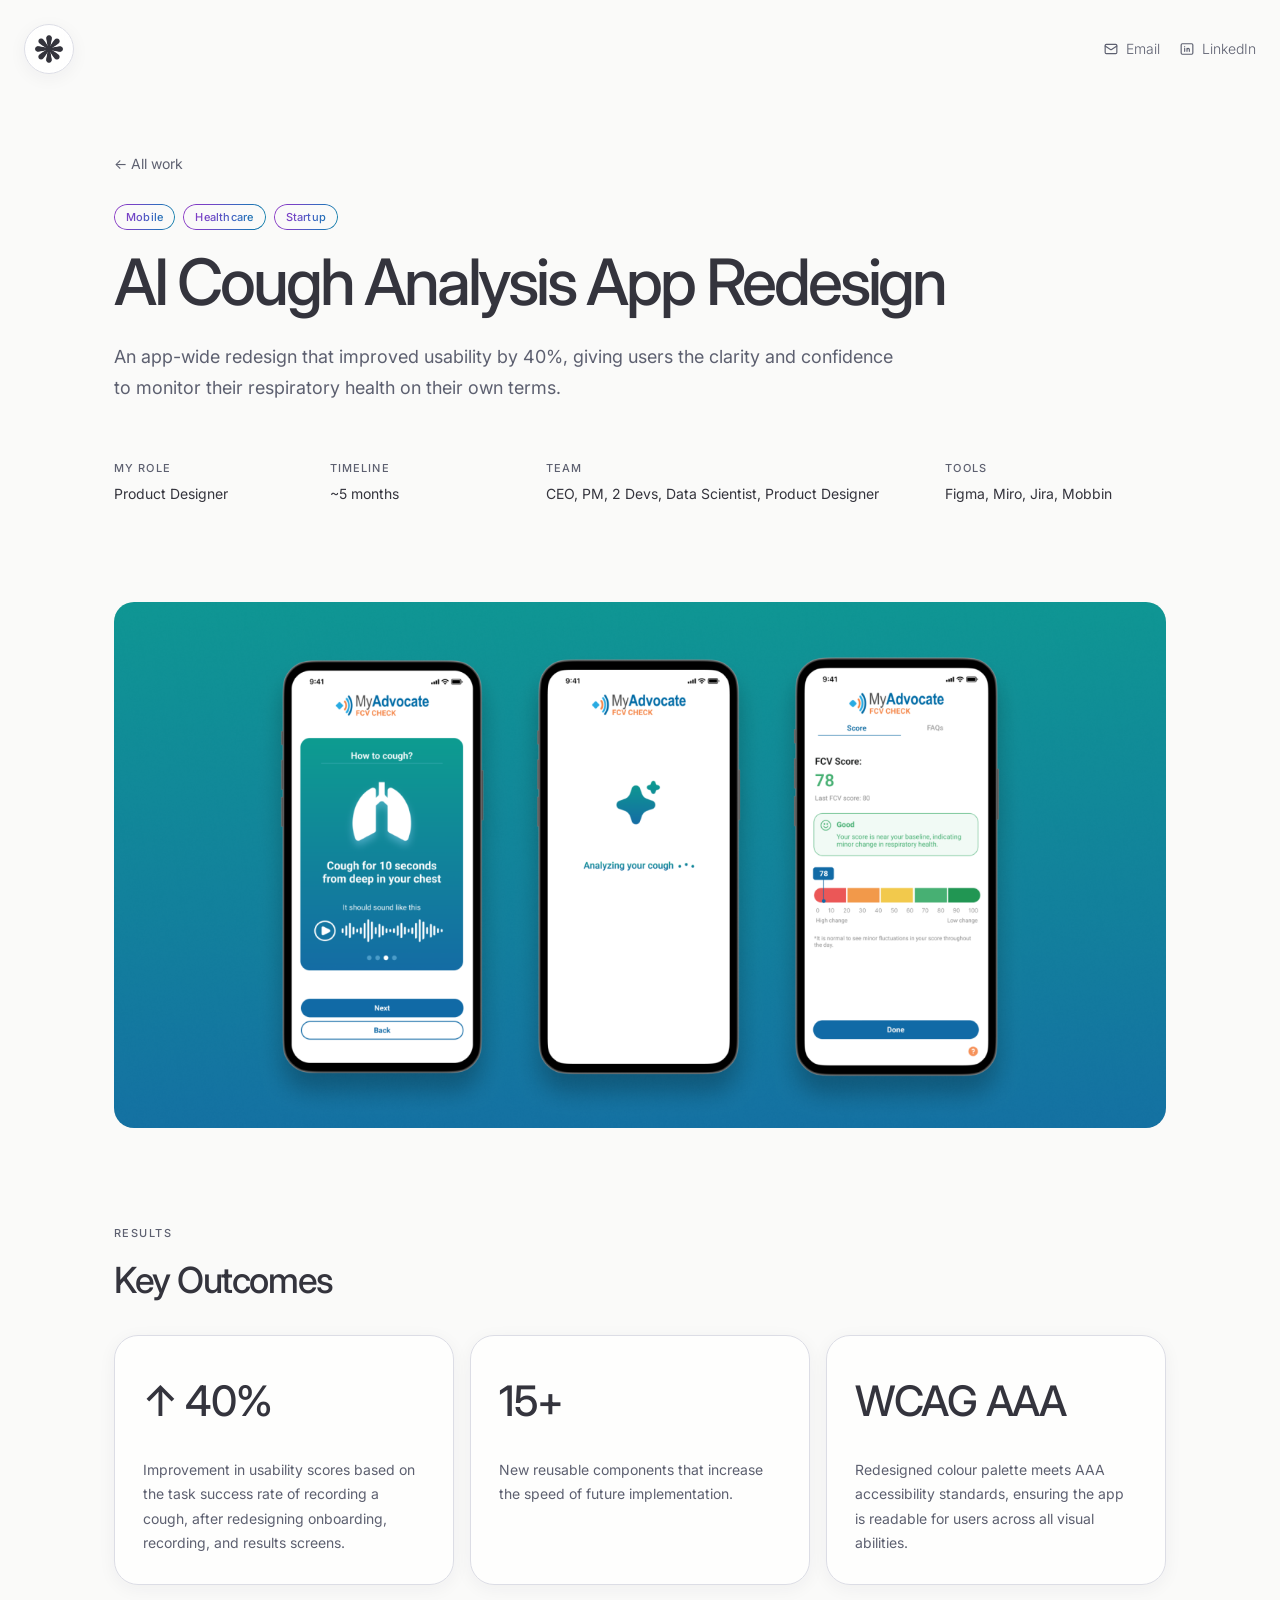
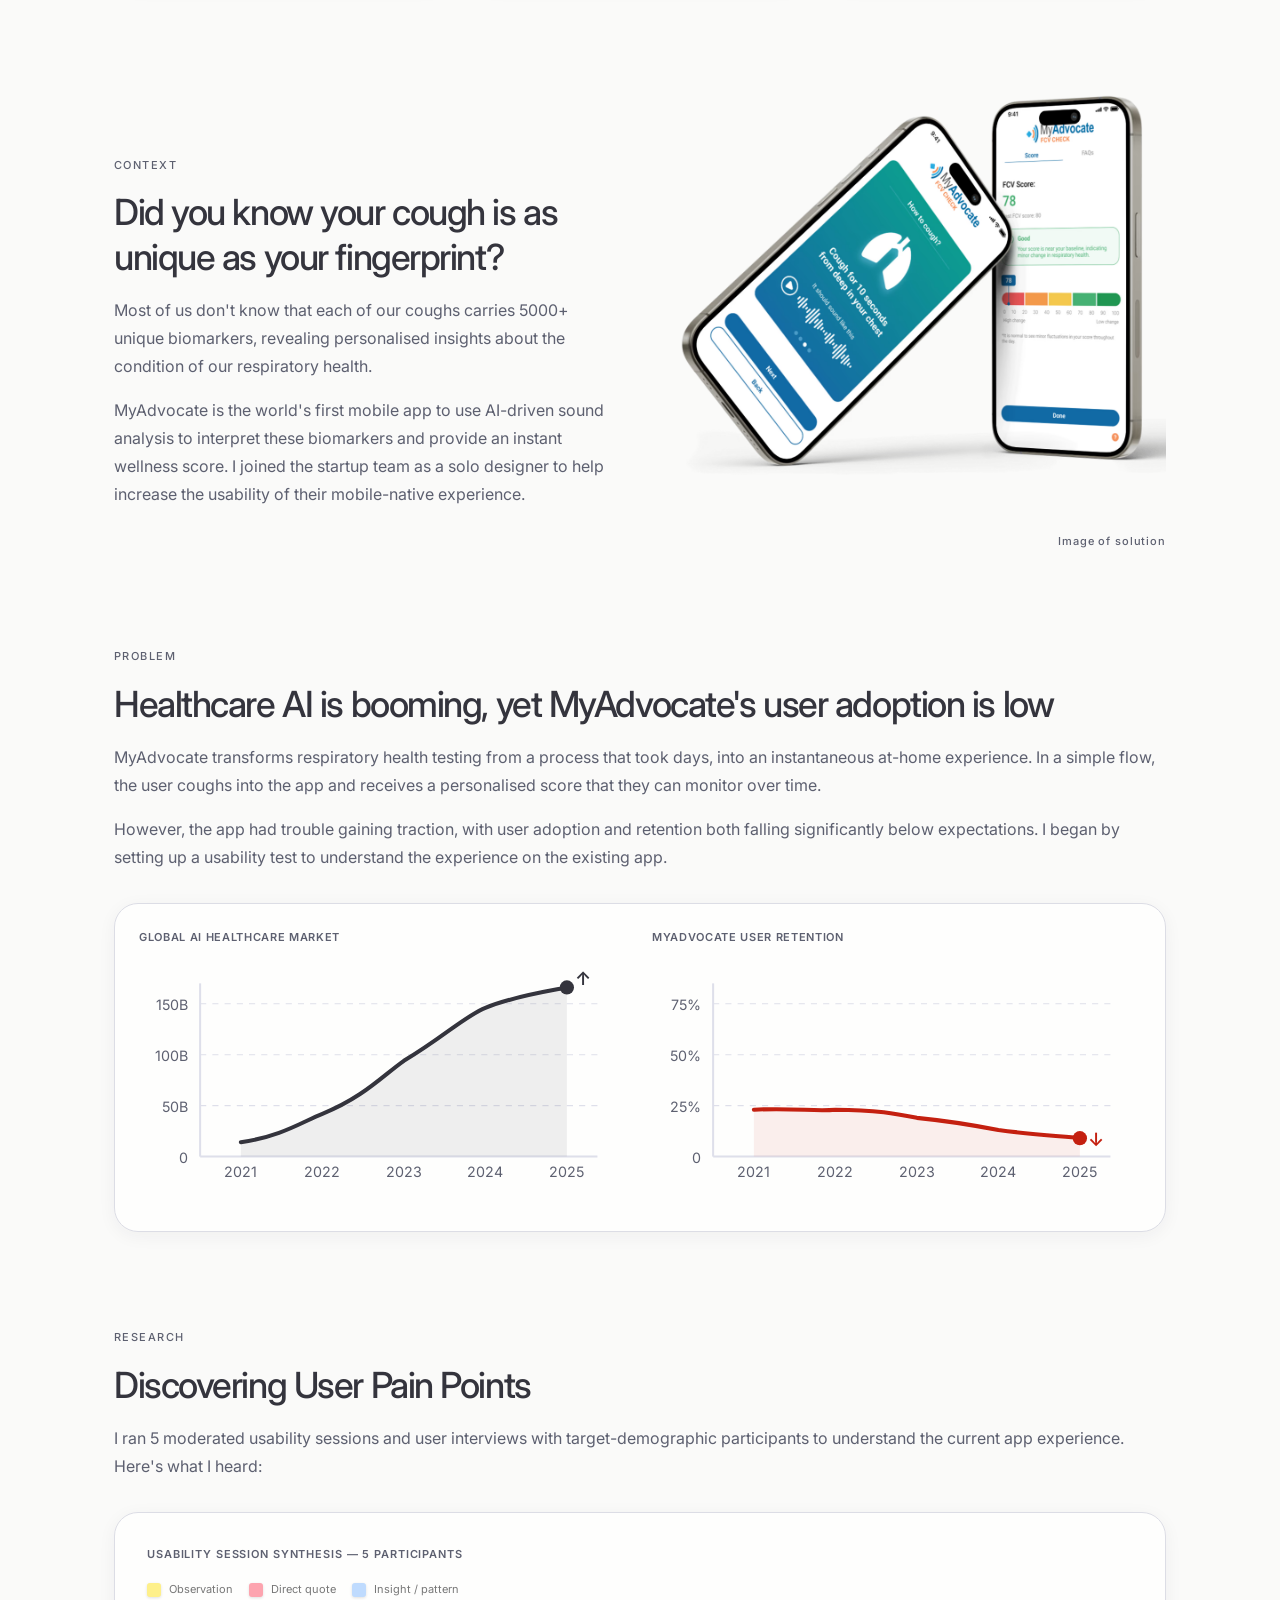
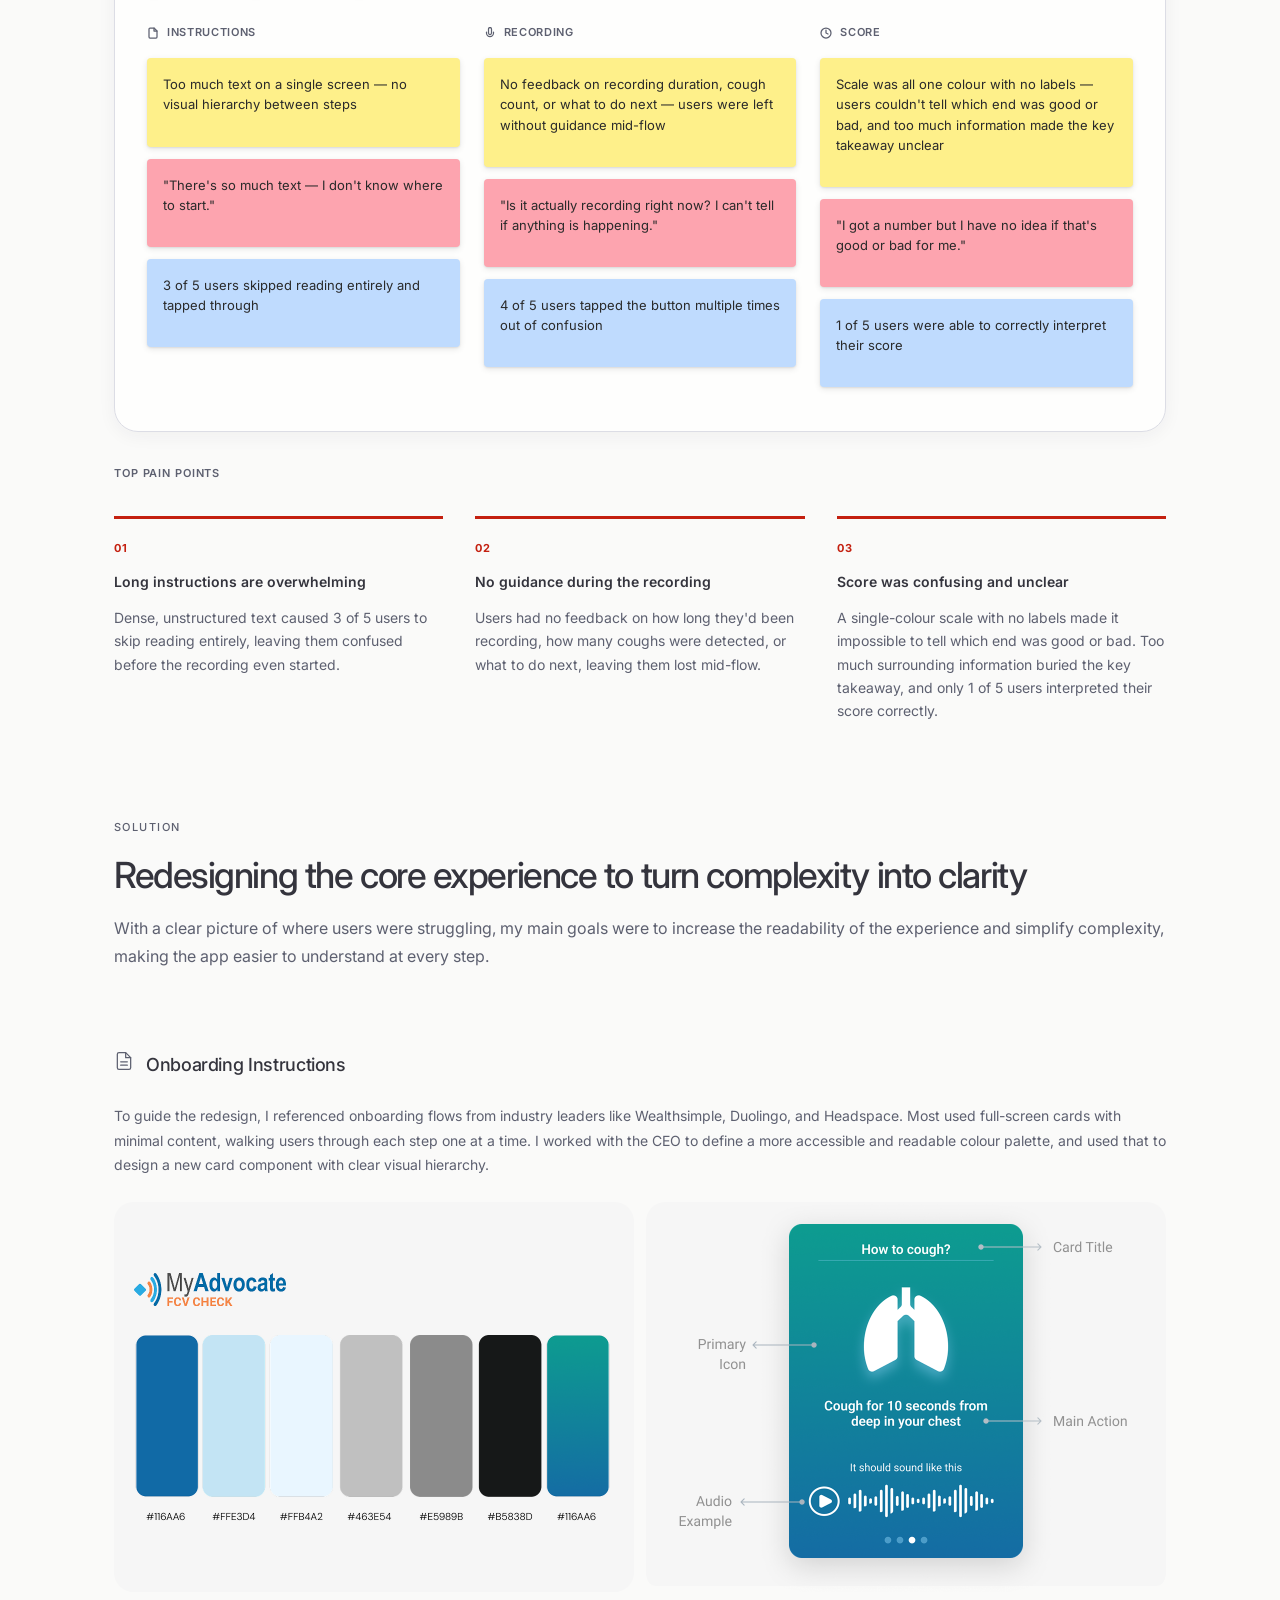
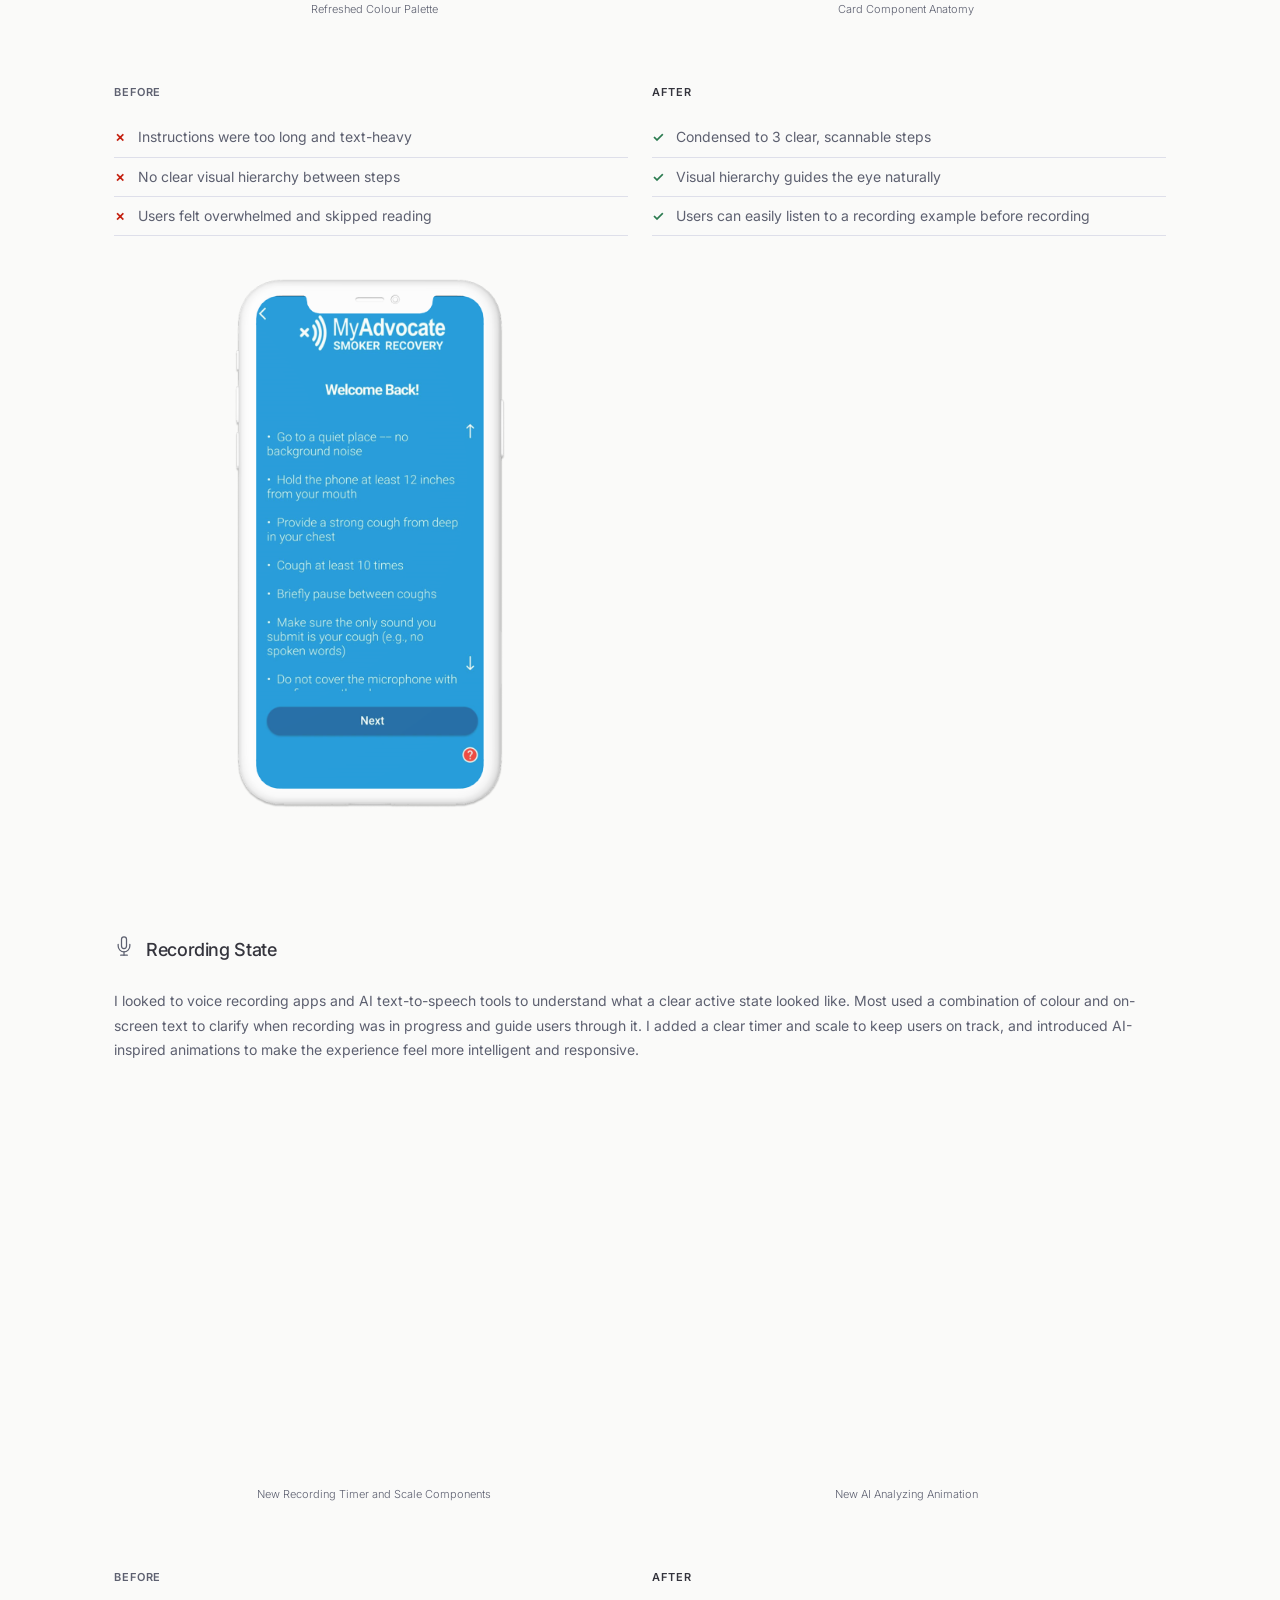
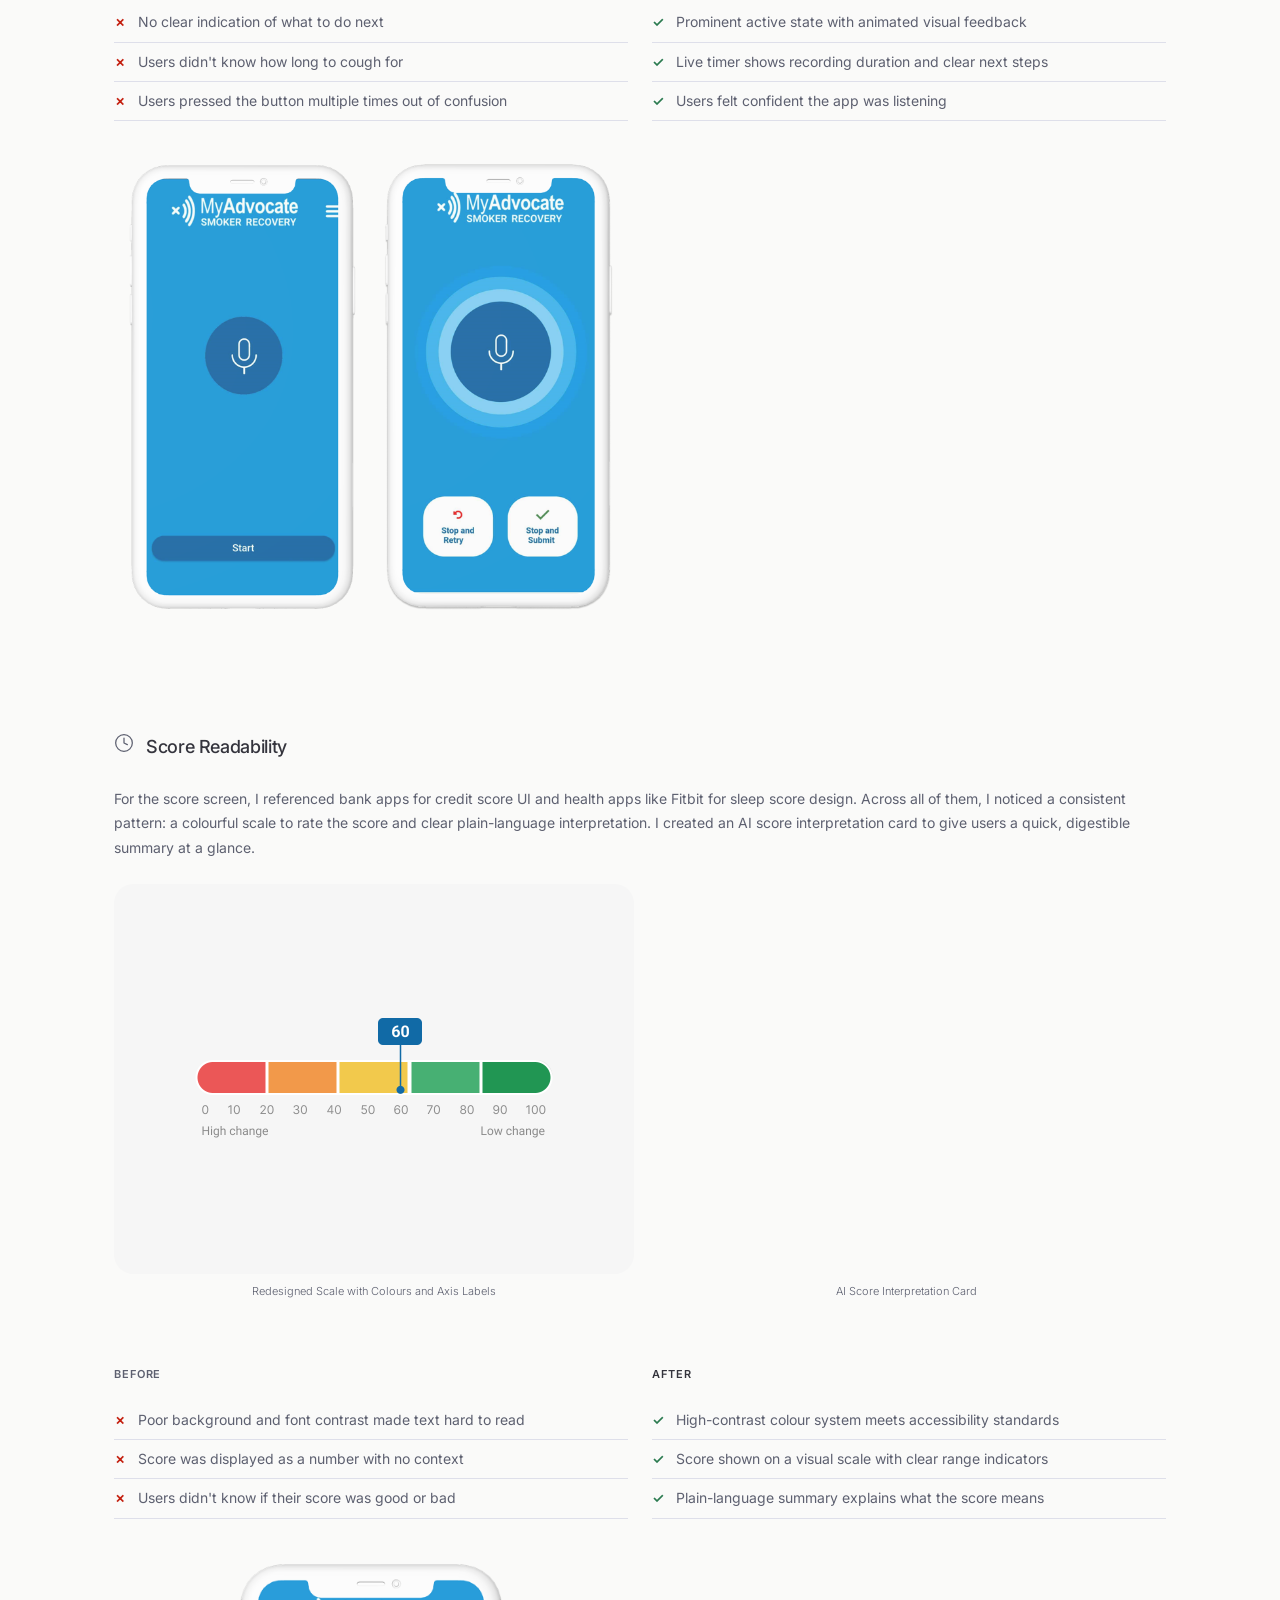
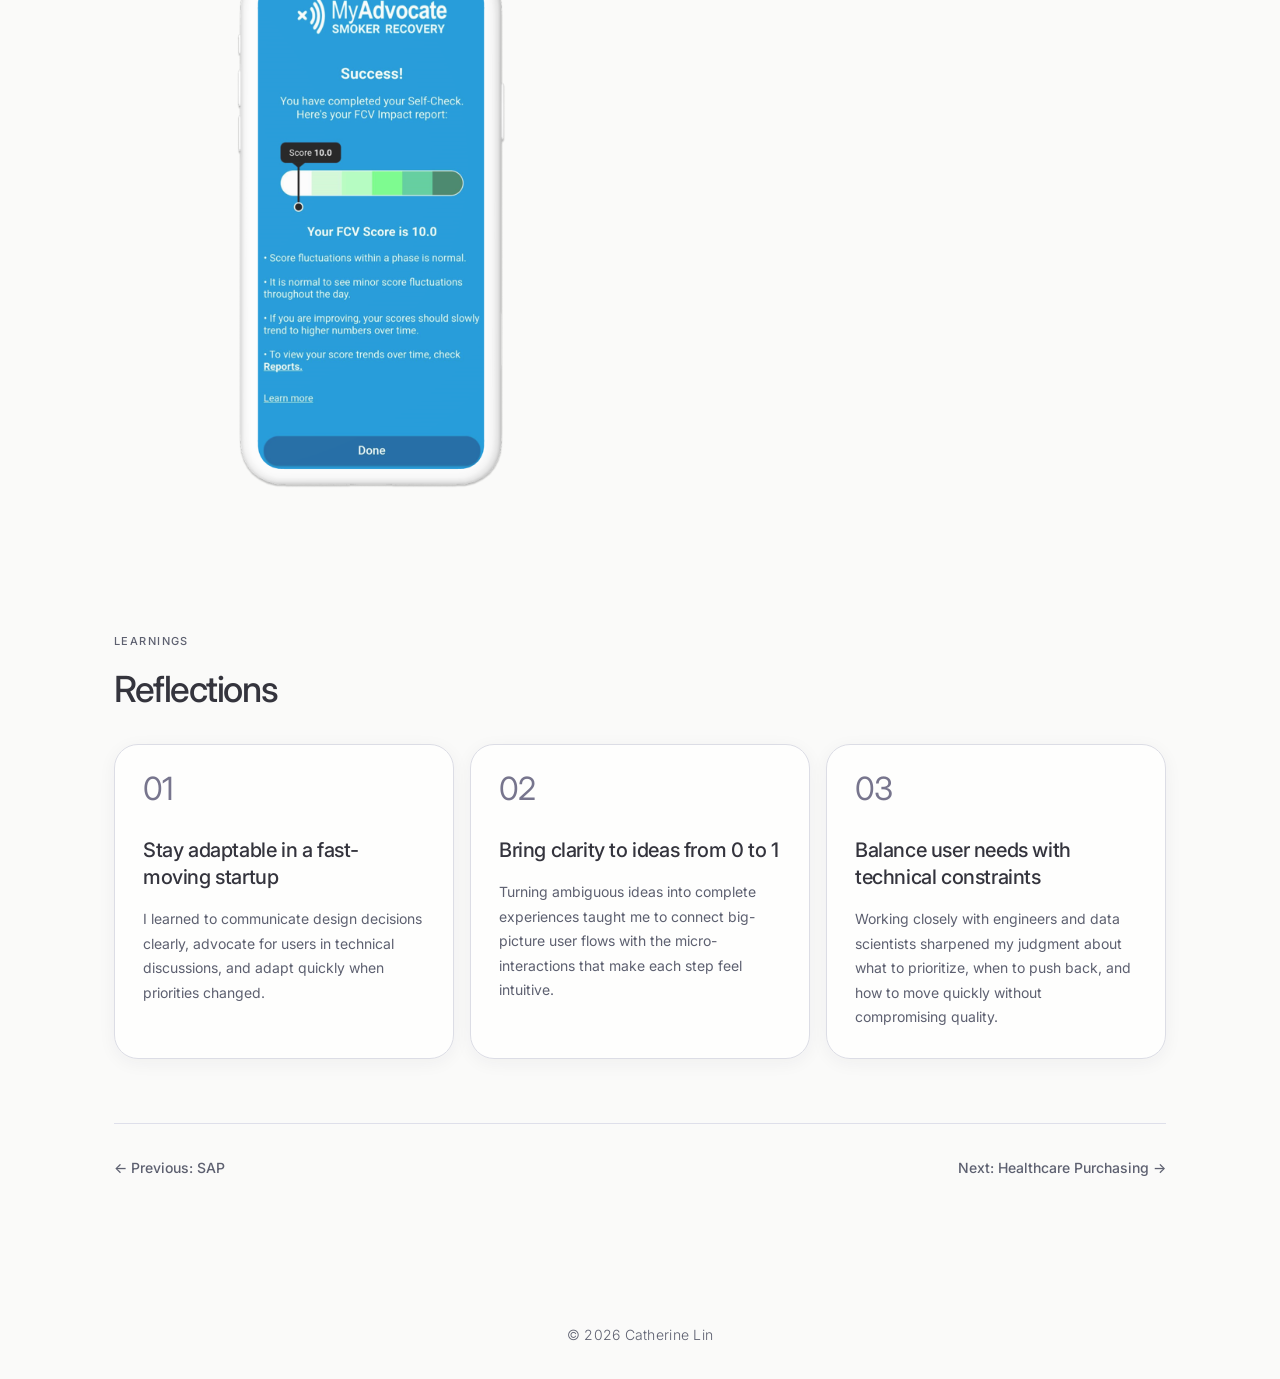
<file: case-study-1.html>
<!DOCTYPE html>
<html lang="en">
<head>
  <meta charset="UTF-8" />
  <meta name="viewport" content="width=device-width, initial-scale=1.0" />
  <title>AI Cough Analysis App Redesign — Catherine Lin</title>
  <link rel="icon" type="image/x-icon" href="favicon.ico?v=flower-2" />
  <link rel="stylesheet" href="styles.css" />
  <link rel="preconnect" href="https://fonts.googleapis.com" />
  <link rel="preconnect" href="https://fonts.gstatic.com" crossorigin />
  <link href="https://fonts.googleapis.com/css2?family=Inter:ital,wght@0,300;0,400;0,500;0,600;1,300&family=Ma+Shan+Zheng&display=swap" rel="stylesheet" />
  <style>
    /* ── Case study specific styles ── */
    .container { max-width: 1100px; }

    .cough-wave-wrap {
      margin-top: var(--space-8);
      padding: var(--space-6);
      background: #f4f2ef;
      border-radius: 20px;
    }

    .cough-wave__label {
      font-size: var(--text-xs);
      font-weight: 500;
      letter-spacing: 0.06em;
      text-transform: uppercase;
      color: var(--clr-text-muted);
      margin-bottom: var(--space-3);
    }

    .cough-wave {
      width: 100%;
      height: 80px;
      display: block;
    }

    .cs-context-grid {
      display: grid;
      grid-template-columns: 1fr 1fr;
      gap: var(--space-12);
      align-items: center;
      margin-top: 0;
      margin-bottom: 0;
      padding-bottom: 0;
      border-bottom: none;
    }

    .cs-context-visual {
      margin-top: 0;
    }

    .cs-context-visual img {
      width: 100%;
      display: block;
    }

    .score-slideshow {
      position: relative;
      width: 240px;
      flex-shrink: 0;
      border-radius: 32px;
      overflow: hidden;
      box-shadow: 0 8px 32px rgba(0,0,0,0.12), 0 2px 8px rgba(0,0,0,0.08);
    }

    .score-slide {
      position: absolute;
      inset: 0;
      width: 100%;
      height: 100%;
      object-fit: cover;
      opacity: 0;
      transition: opacity 1.2s ease-in-out;
    }

    .score-slide.active { opacity: 1; }

    /* spacer image keeps the container at the correct aspect ratio */
    .score-slideshow::after {
      content: '';
      display: block;
      padding-top: calc(888 / 435 * 100%);
    }


    @media (max-width: 640px) {
      .cs-context-grid { grid-template-columns: 1fr; }
      .cs-context-visual { display: none; }
    }
    .cs-header {
      padding-top: calc(5rem + var(--space-8));
      padding-bottom: var(--space-8);
    }

    .cs-header .container { padding-inline: var(--space-3); }

    .cs-back {
      display: inline-flex;
      align-items: center;
      gap: var(--space-2);
      font-size: var(--text-sm);
      color: var(--clr-text-muted);
      margin-bottom: var(--space-6);
      transition: color var(--duration-fast);
    }

    .cs-back:hover { color: var(--clr-accent); }

    .cs-header h1 {
      font-family: var(--font);
      font-size: clamp(var(--text-2xl), 5vw, var(--text-4xl));
      line-height: var(--leading-tight);
      margin-bottom: var(--space-4);
    }

    .cs-header p.lead {
      font-size: var(--text-lg);
      color: var(--clr-text-muted);
      margin-bottom: var(--space-8);
    }

    .cs-meta {
      display: flex;
      flex-wrap: wrap;
      gap: var(--space-6);
      padding: var(--space-6) 0;
      border-top: 2px dashed var(--clr-border);
      border-bottom: 2px dashed var(--clr-border);
    }

    .cs-meta__item {
      display: flex;
      flex-direction: column;
      gap: var(--space-1);
    }

    .cs-meta__label {
      font-size: var(--text-xs);
      font-weight: 600;
      letter-spacing: 0.08em;
      text-transform: uppercase;
      color: var(--clr-text-muted);
    }

    .cs-meta__value {
      font-size: var(--text-sm);
      font-weight: 500;
    }

    .cs-hero-img {
      width: 100%;
      aspect-ratio: 16 / 8;
      object-fit: cover;
      border-radius: 20px;
      margin-block: var(--space-12);
      background: linear-gradient(135deg, #fff9e6, #fce8e8);
      display: flex;
      align-items: center;
      justify-content: center;
      color: var(--clr-accent);
      font-size: var(--text-sm);
      font-weight: 600;
      letter-spacing: 0.06em;
      text-transform: uppercase;
    }

    /* Prose body */
    .cs-body { padding-bottom: var(--space-20); }

    .cs-body .container { padding-inline: var(--space-3); }

    .cs-body h2 {
      font-family: var(--font);
      font-size: var(--text-2xl);
      line-height: var(--leading-tight);
      margin-top: var(--space-12);
      margin-bottom: var(--space-4);
    }

    .cs-eyebrow {
      display: block;
      font-size: var(--text-xs);
      font-weight: 500;
      letter-spacing: 0.08em;
      color: var(--clr-text-muted);
      margin-top: var(--space-20);
      margin-bottom: var(--space-2);
    }

    .cs-eyebrow + h2 { margin-top: 0; }

    .cs-body h3 {
      font-size: var(--text-lg);
      font-weight: 600;
      margin-top: var(--space-8);
      margin-bottom: var(--space-3);
    }

    .cs-body p {
      color: var(--clr-text-muted);
      margin-bottom: var(--space-4);
    }

    .cs-body p:last-child { margin-bottom: 0; }

    .callout {
      padding: var(--space-6);
      background: #fff9e6;
      border-left: 4px solid var(--clr-accent);
      border-radius: 4px 12px 8px 4px;
      margin-block: var(--space-8);
    }

    .callout p {
      font-size: var(--text-lg);
      font-style: italic;
      font-family: var(--font);
      color: var(--clr-accent);
      margin: 0;
    }

    .outcome-grid {
      display: flex;
      flex-direction: column;
      margin-block: var(--space-8);
    }

    .outcome {
      display: grid;
      grid-template-columns: 140px 1fr;
      gap: var(--space-6);
      align-items: center;
      padding-block: var(--space-6);
      border-top: 1px solid var(--clr-border);
    }

    .outcome:last-child { border-bottom: 1px solid var(--clr-border); }

    .outcome__stat {
      font-family: var(--font);
      font-size: var(--text-3xl);
      color: var(--clr-text);
      font-weight: 300;
      letter-spacing: -0.03em;
      line-height: 1;
    }

    .outcome__label {
      font-size: var(--text-sm);
      font-weight: 300;
      color: var(--clr-text-muted);
      line-height: 1.6;
    }

    @media (max-width: 640px) {
      .outcome { grid-template-columns: 80px 1fr; gap: var(--space-4); }
    }

    .img-placeholder {
      width: 100%;
      aspect-ratio: 16 / 9;
      background: #f4f2ef;
      border-radius: 20px;
      display: flex;
      align-items: center;
      justify-content: center;
      color: var(--clr-text-muted);
      font-size: var(--text-sm);
      font-weight: 600;
      letter-spacing: 0.06em;
      text-transform: uppercase;
      margin-block: var(--space-8);
    }

    .problem-charts {
      display: grid;
      grid-template-columns: 1fr 1fr;
      gap: var(--space-6);
      margin-block: var(--space-8);
      padding: var(--space-6);
      background: #F2F2F2;
      border-radius: 20px;
    }

    .problem-chart__label {
      font-size: var(--text-xs);
      font-weight: 600;
      letter-spacing: 0.06em;
      text-transform: uppercase;
      color: var(--clr-text-muted);
      margin-bottom: var(--space-3);
    }

    @media (max-width: 640px) {
      .problem-charts { grid-template-columns: 1fr; }
    }

    .cs-nav {
      display: flex;
      justify-content: space-between;
      padding-block: var(--space-8);
      border-top: 1px solid var(--clr-border);
      margin-top: var(--space-16);
    }

    .cs-nav a {
      font-size: var(--text-sm);
      font-weight: 500;
      color: var(--clr-text-muted);
      transition: color var(--duration-fast);
    }

    .cs-nav a:hover { color: var(--clr-accent); }

    /* ── User Journey Map ── */
    .journey-map {
      margin-block: var(--space-12);
      border: 1px solid var(--clr-border);
      border-radius: 20px;
      overflow: hidden;
    }

    .journey-stages {
      display: grid;
      grid-template-columns: repeat(3, 1fr);
      border-bottom: 1px solid var(--clr-border);
    }

    .journey-stage {
      display: flex;
      align-items: center;
      gap: var(--space-3);
      padding: var(--space-6) var(--space-6);
      border-right: 1px solid var(--clr-border);
    }

    .journey-stage:last-child { border-right: none; }

    .journey-stage__icon {
      color: var(--clr-text-muted);
      flex-shrink: 0;
    }

    .journey-stage__label {
      font-size: var(--text-xs);
      font-weight: 600;
      letter-spacing: 0.06em;
      text-transform: uppercase;
      color: var(--clr-text);
      margin: 0;
    }

    .journey-emotion {
      padding: var(--space-8) var(--space-6) var(--space-4);
      border-bottom: 1px solid var(--clr-border);
      position: relative;
    }

    .journey-emotion__label {
      font-size: var(--text-xs);
      font-weight: 600;
      letter-spacing: 0.06em;
      text-transform: uppercase;
      color: var(--clr-text-muted);
      display: block;
      margin-bottom: var(--space-3);
    }

    .journey-curve-wrap {
      position: relative;
    }

    .journey-curve {
      width: 100%;
      height: 120px;
      display: block;
    }

    .journey-emotion__tag {
      position: absolute;
      font-size: var(--text-xs);
      font-weight: 500;
      letter-spacing: 0.06em;
      text-transform: uppercase;
      color: var(--clr-text-muted);
      transform: translateX(-50%);
      white-space: nowrap;
    }

    .journey-dot {
      position: absolute;
      width: 12px;
      height: 12px;
      border-radius: 50%;
      background: var(--clr-text);
      transform: translate(-50%, -50%);
    }

    /* dot positions: left = x/600, top = cy/120 */
    .journey-dot--1 { left: 16.67%; top: 60%; }
    .journey-dot--2 { left: 50%;    top: 90%; }
    .journey-dot--3 { left: 83.33%; top: 15%; }

    /* dot at 100/600 = 16.67%, cy=72/120 = 60% → label above */
    .journey-emotion__tag--1 { left: 16.67%; top: calc(60% - 28px); }
    /* dot at 300/600 = 50%, cy=108/120 = 90% → label below */
    .journey-emotion__tag--2 { left: 50%; top: calc(90% + 10px); }
    /* dot at 500/600 = 83.33%, cy=18/120 = 15% → label above */
    .journey-emotion__tag--3 { left: 83.33%; top: calc(15% - 28px); }

    .journey-emotion__scale {
      display: flex;
      justify-content: space-between;
      font-size: var(--text-xs);
      color: var(--clr-text-muted);
      font-weight: 300;
      margin-top: var(--space-2);
    }

    .journey-row {
      display: grid;
      grid-template-columns: 130px 1fr;
      border-bottom: 1px solid var(--clr-border);
    }

    .journey-row:last-child { border-bottom: none; }

    .journey-row__label {
      font-size: var(--text-xs);
      font-weight: 600;
      letter-spacing: 0.06em;
      text-transform: uppercase;
      color: var(--clr-text-muted);
      padding: var(--space-4) var(--space-4);
      border-right: 1px solid var(--clr-border);
      display: flex;
      align-items: flex-start;
      writing-mode: horizontal-tb;
    }

    .journey-cells {
      display: grid;
      grid-template-columns: repeat(3, 1fr);
    }

    .journey-cell {
      padding: var(--space-4) var(--space-6);
      border-right: 1px solid var(--clr-border);
    }

    .journey-cell:last-child { border-right: none; }

    .journey-cell p {
      font-size: var(--text-xs);
      font-weight: 300;
      color: var(--clr-text-muted);
      line-height: 1.65;
      margin: 0;
    }

    .journey-quote {
      font-style: italic;
      font-size: var(--text-xs) !important;
      color: var(--clr-text) !important;
    }

    .journey-list {
      list-style: none;
      padding: 0;
      margin: 0;
      display: flex;
      flex-direction: column;
      gap: var(--space-2);
    }

    .journey-list li {
      font-size: var(--text-xs);
      font-weight: 300;
      color: var(--clr-text-muted);
      padding-left: var(--space-4);
      position: relative;
      line-height: 1.5;
    }

    .journey-list li::before {
      content: '—';
      position: absolute;
      left: 0;
      color: var(--clr-border);
    }

    .journey-row--opportunity .journey-cell {
      background: #f4f2ef;
    }

    @media (max-width: 768px) {
      .journey-row { grid-template-columns: 1fr; }
      .journey-row__label { writing-mode: horizontal-tb; border-right: none; border-bottom: 1px solid var(--clr-border); }
      .journey-stages, .journey-cells { grid-template-columns: 1fr; }
      .journey-stage, .journey-cell { border-right: none; border-bottom: 1px solid var(--clr-border); }
    }

    /* ── FigJam sticky board ── */
    .figjam-board {
      background: #F2F2F2;
      border-radius: 20px;
      padding: var(--space-8);
      margin-block: var(--space-8);
      overflow: hidden;
    }

    .figjam-board__label {
      font-size: var(--text-xs);
      font-weight: 600;
      letter-spacing: 0.08em;
      text-transform: uppercase;
      color: #a89880;
      margin-bottom: var(--space-6);
    }

    .figjam-cols {
      display: grid;
      grid-template-columns: repeat(3, 1fr);
      gap: var(--space-6);
    }

    .figjam-col__heading {
      font-size: var(--text-xs);
      font-weight: 600;
      letter-spacing: 0.06em;
      text-transform: uppercase;
      color: #888;
      margin-bottom: var(--space-3);
      display: flex;
      align-items: center;
      gap: var(--space-2);
    }

    .figjam-sticky {
      padding: var(--space-4) var(--space-4) var(--space-8);
      border-radius: 4px;
      font-size: 13px;
      line-height: 1.55;
      color: #2a2a2a;
      margin-bottom: var(--space-3);
      box-shadow: 0 2px 6px rgba(0,0,0,0.10), 0 1px 2px rgba(0,0,0,0.07);
      position: relative;
    }

    .figjam-sticky--yellow { background: #fef08a; }
    .figjam-sticky--pink   { background: #fda4af; }
    .figjam-sticky--blue   { background: #bfdbfe; }
    .figjam-sticky--green  { background: #bbf7d0; }
    .figjam-sticky--peach  { background: #fed7aa; }
    .figjam-sticky--purple { background: #e9d5ff; }

    .figjam-legend {
      display: flex;
      gap: var(--space-4);
      margin-bottom: var(--space-6);
      flex-wrap: wrap;
    }

    .figjam-legend__item {
      display: flex;
      align-items: center;
      gap: var(--space-2);
      font-size: var(--text-xs);
      color: #777;
    }

    .figjam-legend__dot {
      width: 14px;
      height: 14px;
      border-radius: 3px;
      flex-shrink: 0;
      box-shadow: 0 1px 3px rgba(0,0,0,0.12);
    }

    /* ── Top 3 pain point callouts ── */
    .pain-callouts {
      display: grid;
      grid-template-columns: repeat(3, 1fr);
      gap: var(--space-4);
      margin-block: var(--space-8);
    }

    .pain-callout {
      padding: var(--space-5);
      background: #fff5f5;
      border-top: 3px solid #c42010;
      border-radius: 0 0 var(--radius-md) var(--radius-md);
    }

    .pain-callout__number {
      font-size: var(--text-xs);
      font-weight: 700;
      letter-spacing: 0.08em;
      color: #c42010;
      margin-bottom: var(--space-2);
    }

    .pain-callout__title {
      font-size: var(--text-sm);
      font-weight: 600;
      color: var(--clr-text);
      margin-bottom: var(--space-2);
    }

    .pain-callout p { margin-bottom: var(--space-1); }
    .pain-callout p:last-child { margin-bottom: 0; }

    @media (max-width: 640px) {
      .figjam-cols { grid-template-columns: 1fr; }
      .pain-callouts { grid-template-columns: 1fr; }
    }
    .cs-feature { margin-block: var(--space-12); }

    .cs-feature__header {
      display: flex;
      align-items: baseline;
      gap: var(--space-3);
      margin-bottom: var(--space-3);
    }

    .cs-feature__number {
      font-size: var(--text-xs);
      font-weight: 600;
      letter-spacing: 0.08em;
      color: var(--clr-border);
    }

    .cs-feature__icon {
      flex-shrink: 0;
      margin-top: 2px;
    }

    .cs-feature__title {
      font-size: var(--text-xl);
      font-weight: 400;
      letter-spacing: -0.01em;
    }

    .cs-feature__columns {
      display: grid;
      grid-template-columns: 1fr 1fr;
      gap: var(--space-6);
    }

    .cs-feature__label {
      font-size: var(--text-xs);
      font-weight: 600;
      letter-spacing: 0.08em;
      text-transform: uppercase;
      margin-bottom: var(--space-3);
    }

    .cs-feature__side--before .cs-feature__label { color: var(--clr-text-muted); }
    .cs-feature__side--after .cs-feature__label { color: var(--clr-accent); }

    .cs-feature__list {
      list-style: none;
      padding: 0;
      margin-bottom: var(--space-4);
    }

    .cs-feature__list li {
      font-size: var(--text-sm);
      color: var(--clr-text-muted);
      padding: var(--space-2) 0;
      padding-left: var(--space-6);
      position: relative;
      border-bottom: 1px solid var(--clr-border);
      line-height: 1.6;
    }

    .cs-feature__list--before li::before {
      content: '✗';
      position: absolute;
      left: 0;
      color: #c42010;
      font-weight: 600;
    }

    .cs-feature__list--after li::before {
      content: '✓';
      position: absolute;
      left: 0;
      color: #2a7a4f;
      font-weight: 600;
    }

    @media (max-width: 640px) {
      .cs-feature__columns { grid-template-columns: 1fr; }
    }
  </style>
  <link rel="stylesheet" href="case-study-refresh.css" />
  <link rel="stylesheet" href="flower-navigation.css" />
  <script src="flower-navigation.js" defer></script>
</head>
<body class="case-study-page">

  <header class="about-header">
  <div class="flower-nav">
    <button class="flower-nav__button" type="button" aria-label="Open navigation" aria-expanded="false" aria-controls="flower-navigation">
      <img src="images/flower-mark.png" alt="" width="1080" height="1080" />
    </button>
    <div class="flower-nav__reveal">
  <nav class="nav" id="flower-navigation" aria-label="Primary">
    <button class="nav__toggle" aria-label="Toggle menu" aria-expanded="false">
      <span></span><span></span>
    </button>
    <ul class="nav__links" role="list">
      <li><a href="index.html">Home</a></li>
      <li><a href="about.html">About</a></li>
      <li><a href="https://drive.google.com/file/d/1LqSmASq2uleAcGcygVTEHOqNNZHfbQ-P/view?usp=sharing" target="_blank" rel="noopener">Resume</a></li>
    </ul>
  </nav>
    </div>
  </div>

      <div class="footer__links home__contact" role="navigation" aria-label="Contact">
        <a class="footer__link" href="mailto:catherinelinuxd@gmail.com" aria-label="Email">
          <svg width="14" height="14" viewBox="0 0 24 24" fill="none" stroke="currentColor" stroke-width="2" stroke-linecap="round" stroke-linejoin="round" aria-hidden="true"><rect x="2" y="4" width="20" height="16" rx="2"/><path d="m22 7-8.97 5.7a1.94 1.94 0 0 1-2.06 0L2 7"/></svg>
          <span>Email</span>
        </a>
        <a href="https://www.linkedin.com/in/catherine-lin12/" target="_blank" rel="noopener" class="footer__link" aria-label="LinkedIn">
          <svg width="14" height="14" viewBox="0 0 24 24" fill="none" stroke="currentColor" stroke-width="2" stroke-linecap="round" stroke-linejoin="round" aria-hidden="true"><rect x="2" y="3" width="20" height="18" rx="2"/><path d="M8 11v5M8 8v.01M12 16v-5M16 16v-3a2 2 0 0 0-4 0"/></svg>
          LinkedIn
        </a>
      </div>

  </header>

  <main>

    <!-- ── Case Study Header ──── -->
    <header class="cs-header">
      <div class="container">
        <a href="index.html#work" class="cs-back">← All work</a>
        <div class="project__tags" style="margin-bottom: var(--space-4);">
          <span class="tag">Mobile</span>
          <span class="tag">Healthcare</span>
          <span class="tag">Startup</span>
        </div>
        <h1>AI Cough Analysis App Redesign</h1>
        <p class="lead">
          An app-wide redesign that improved usability by 40%, giving users the clarity and confidence to monitor their respiratory health on their own terms.
        </p>
        <div class="cs-meta">
          <div class="cs-meta__item">
            <span class="cs-meta__label">My role</span>
            <span class="cs-meta__value">Product Designer</span>
          </div>
          <div class="cs-meta__item">
            <span class="cs-meta__label">Timeline</span>
            <span class="cs-meta__value">~5 months</span>
          </div>
          <div class="cs-meta__item">
            <span class="cs-meta__label">Team</span>
            <span class="cs-meta__value">CEO, PM, 2 Devs, Data Scientist, Product Designer</span>
          </div>
          <div class="cs-meta__item">
            <span class="cs-meta__label">Tools</span>
            <span class="cs-meta__value">Figma, Miro, Jira, Mobbin</span>
          </div>
        </div>
      </div>
    </header>

    <!-- ── Hero image ───────────── -->
    <div class="container">
      <img src="images/MyAdvocate_Hero.png" alt="MyAdvocate hero image" class="cs-hero-img" style="border-radius:20px;" />
    </div>

    <!-- ── Case Study Body ───────── -->
    <article class="cs-body">
      <div class="container">

        <span class="cs-eyebrow">Results</span>
        <h2>Key Outcomes</h2>

        <div class="outcome-grid">
          <div class="outcome">
            <p class="outcome__stat">↑ 40%</p>
            <p class="outcome__label">Improvement in usability scores based on the task success rate of recording a cough, after redesigning onboarding, recording, and results screens.</p>
          </div>
          <div class="outcome">
            <p class="outcome__stat">15+</p>
            <p class="outcome__label">New reusable components that increase the speed of future implementation.</p>
          </div>
          <div class="outcome">
            <p class="outcome__stat">WCAG AAA</p>
            <p class="outcome__label">Redesigned colour palette meets AAA accessibility standards, ensuring the app is readable for users across all visual abilities.</p>
          </div>
        </div>

        <div class="cs-context-grid">
          <div class="cs-context-block">
        <span class="cs-eyebrow">Context</span>
        <h2>Did you know your cough is as unique as your fingerprint?</h2>
            <p>Most of us don't know that each of our coughs carries 5000+ unique biomarkers, revealing personalised insights about the condition of our respiratory health.</p>
            <p>MyAdvocate is the world's first mobile app to use AI-driven sound analysis to interpret these biomarkers and provide an instant wellness score. I joined the startup team as a solo designer to help increase the usability of their mobile-native experience.</p>
          </div>
          <div class="cs-context-visual">
            <img src="images/tilted_phone.avif" alt="MyAdvocate app on a tilted phone" />
            <p style="font-size: var(--text-xs); font-weight: 500; letter-spacing: 0.08em; color: var(--clr-text-muted); margin-top: var(--space-1); text-align: right;">Image of solution</p>
          </div>
        </div>



        <span class="cs-eyebrow">Problem</span>
        <h2>Healthcare AI is booming, yet MyAdvocate's user adoption is low</h2>
        <p>
          MyAdvocate transforms respiratory health testing from a process that took days, into an instantaneous at-home experience. In a simple flow, the user coughs into the app and receives a personalised score that they can monitor over time.
        </p>
        <p>
          However, the app had trouble gaining traction, with user adoption and retention both falling significantly below expectations. I began by setting up a usability test to understand the experience on the existing app.
        </p>

        <div class="problem-charts">
          <div class="problem-chart">
            <p class="problem-chart__label">Global AI Healthcare Market</p>
            <svg viewBox="0 0 240 120" fill="none" xmlns="http://www.w3.org/2000/svg">
              <!-- Grid lines -->
              <line x1="30" y1="10" x2="30" y2="95" stroke="var(--clr-border)" stroke-width="1"/>
              <line x1="30" y1="95" x2="225" y2="95" stroke="var(--clr-border)" stroke-width="1"/>
              <line x1="30" y1="70" x2="225" y2="70" stroke="var(--clr-border)" stroke-width="0.5" stroke-dasharray="3 3"/>
              <line x1="30" y1="45" x2="225" y2="45" stroke="var(--clr-border)" stroke-width="0.5" stroke-dasharray="3 3"/>
              <line x1="30" y1="20" x2="225" y2="20" stroke="var(--clr-border)" stroke-width="0.5" stroke-dasharray="3 3"/>
              <!-- Y axis labels -->
              <text x="24" y="98" text-anchor="end" font-family="Inter,sans-serif" font-size="7" fill="var(--clr-text-muted)">0</text>
              <text x="24" y="73" text-anchor="end" font-family="Inter,sans-serif" font-size="7" fill="var(--clr-text-muted)">50B</text>
              <text x="24" y="48" text-anchor="end" font-family="Inter,sans-serif" font-size="7" fill="var(--clr-text-muted)">100B</text>
              <text x="24" y="23" text-anchor="end" font-family="Inter,sans-serif" font-size="7" fill="var(--clr-text-muted)">150B</text>
              <!-- X axis labels -->
              <text x="50"  y="105" text-anchor="middle" font-family="Inter,sans-serif" font-size="7" fill="var(--clr-text-muted)">2021</text>
              <text x="90"  y="105" text-anchor="middle" font-family="Inter,sans-serif" font-size="7" fill="var(--clr-text-muted)">2022</text>
              <text x="130" y="105" text-anchor="middle" font-family="Inter,sans-serif" font-size="7" fill="var(--clr-text-muted)">2023</text>
              <text x="170" y="105" text-anchor="middle" font-family="Inter,sans-serif" font-size="7" fill="var(--clr-text-muted)">2024</text>
              <text x="210" y="105" text-anchor="middle" font-family="Inter,sans-serif" font-size="7" fill="var(--clr-text-muted)">2025</text>
              <!-- Area fill -->
              <path d="M 50 88 C 70 85, 80 78, 90 74 C 110 66, 120 55, 130 48 C 150 36, 160 26, 170 22 C 185 16, 200 14, 210 12 L 210 95 L 50 95 Z" fill="var(--clr-accent)" opacity="0.08"/>
              <!-- Rising line -->
              <path d="M 50 88 C 70 85, 80 78, 90 74 C 110 66, 120 55, 130 48 C 150 36, 160 26, 170 22 C 185 16, 200 14, 210 12" stroke="var(--clr-accent)" stroke-width="2" stroke-linecap="round"/>
              <!-- End dot -->
              <circle cx="210" cy="12" r="3.5" fill="var(--clr-accent)"/>
              <text x="214" y="11" font-family="Inter,sans-serif" font-size="9" font-weight="600" fill="var(--clr-accent)">↑</text>
            </svg>
          </div>

          <div class="problem-chart">
            <p class="problem-chart__label">MyAdvocate User Retention</p>
            <svg viewBox="0 0 240 120" fill="none" xmlns="http://www.w3.org/2000/svg">
              <!-- Grid lines -->
              <line x1="30" y1="10" x2="30" y2="95" stroke="var(--clr-border)" stroke-width="1"/>
              <line x1="30" y1="95" x2="225" y2="95" stroke="var(--clr-border)" stroke-width="1"/>
              <line x1="30" y1="70" x2="225" y2="70" stroke="var(--clr-border)" stroke-width="0.5" stroke-dasharray="3 3"/>
              <line x1="30" y1="45" x2="225" y2="45" stroke="var(--clr-border)" stroke-width="0.5" stroke-dasharray="3 3"/>
              <line x1="30" y1="20" x2="225" y2="20" stroke="var(--clr-border)" stroke-width="0.5" stroke-dasharray="3 3"/>
              <!-- Y axis labels -->
              <text x="24" y="98" text-anchor="end" font-family="Inter,sans-serif" font-size="7" fill="var(--clr-text-muted)">0</text>
              <text x="24" y="73" text-anchor="end" font-family="Inter,sans-serif" font-size="7" fill="var(--clr-text-muted)">25%</text>
              <text x="24" y="48" text-anchor="end" font-family="Inter,sans-serif" font-size="7" fill="var(--clr-text-muted)">50%</text>
              <text x="24" y="23" text-anchor="end" font-family="Inter,sans-serif" font-size="7" fill="var(--clr-text-muted)">75%</text>
              <!-- X axis labels -->
              <text x="50"  y="105" text-anchor="middle" font-family="Inter,sans-serif" font-size="7" fill="var(--clr-text-muted)">2021</text>
              <text x="90"  y="105" text-anchor="middle" font-family="Inter,sans-serif" font-size="7" fill="var(--clr-text-muted)">2022</text>
              <text x="130" y="105" text-anchor="middle" font-family="Inter,sans-serif" font-size="7" fill="var(--clr-text-muted)">2023</text>
              <text x="170" y="105" text-anchor="middle" font-family="Inter,sans-serif" font-size="7" fill="var(--clr-text-muted)">2024</text>
              <text x="210" y="105" text-anchor="middle" font-family="Inter,sans-serif" font-size="7" fill="var(--clr-text-muted)">2025</text>
              <!-- Area fill -->
              <path d="M 50 72 C 70 71, 80 73, 90 72 C 110 72, 120 74, 130 76 C 150 78, 160 80, 170 82 C 185 84, 200 85, 210 86 L 210 95 L 50 95 Z" fill="#c42010" opacity="0.07"/>
              <!-- Flat/declining line -->
              <path d="M 50 72 C 70 71, 80 73, 90 72 C 110 72, 120 74, 130 76 C 150 78, 160 80, 170 82 C 185 84, 200 85, 210 86" stroke="#c42010" stroke-width="2" stroke-linecap="round"/>
              <!-- End dot -->
              <circle cx="210" cy="86" r="3.5" fill="#c42010"/>
              <text x="214" y="90" font-family="Inter,sans-serif" font-size="9" font-weight="600" fill="#c42010">↓</text>
            </svg>
          </div>
        </div>

        <span class="cs-eyebrow">Research</span>
        <h2>Discovering User Pain Points</h2>
        <p>
          I ran 5 moderated usability sessions and user interviews with target-demographic participants to understand the current app experience. Here's what I heard:
        </p>

        <!-- FigJam sticky board -->
        <div class="figjam-board">
          <p class="figjam-board__label">Usability session synthesis — 5 participants</p>
          <div class="figjam-legend">
            <div class="figjam-legend__item">
              <div class="figjam-legend__dot" style="background:#fef08a;"></div>
              Observation
            </div>
            <div class="figjam-legend__item">
              <div class="figjam-legend__dot" style="background:#fda4af;"></div>
              Direct quote
            </div>
            <div class="figjam-legend__item">
              <div class="figjam-legend__dot" style="background:#bfdbfe;"></div>
              Insight / pattern
            </div>
          </div>
          <div class="figjam-cols">

            <div>
              <p class="figjam-col__heading">
                <svg width="12" height="12" viewBox="0 0 24 24" fill="none" stroke="currentColor" stroke-width="2.5" stroke-linecap="round" stroke-linejoin="round"><path d="M14 2H6a2 2 0 0 0-2 2v16a2 2 0 0 0 2 2h12a2 2 0 0 0 2-2V8z"/><polyline points="14 2 14 8 20 8"/></svg>
                Instructions
              </p>
              <div class="figjam-sticky figjam-sticky--yellow">
                Too much text on a single screen — no visual hierarchy between steps
              </div>
              <div class="figjam-sticky figjam-sticky--pink">
                "There's so much text — I don't know where to start."
              </div>
              <div class="figjam-sticky figjam-sticky--blue">
                3 of 5 users skipped reading entirely and tapped through
              </div>
            </div>

            <div>
              <p class="figjam-col__heading">
                <svg width="12" height="12" viewBox="0 0 24 24" fill="none" stroke="currentColor" stroke-width="2.5" stroke-linecap="round" stroke-linejoin="round"><path d="M12 1a3 3 0 0 0-3 3v8a3 3 0 0 0 6 0V4a3 3 0 0 0-3-3z"/><path d="M19 10v2a7 7 0 0 1-14 0v-2"/></svg>
                Recording
              </p>
              <div class="figjam-sticky figjam-sticky--yellow">
                No feedback on recording duration, cough count, or what to do next — users were left without guidance mid-flow
              </div>
              <div class="figjam-sticky figjam-sticky--pink">
                "Is it actually recording right now? I can't tell if anything is happening."
              </div>
              <div class="figjam-sticky figjam-sticky--blue">
                4 of 5 users tapped the button multiple times out of confusion
              </div>
            </div>

            <div>
              <p class="figjam-col__heading">
                <svg width="12" height="12" viewBox="0 0 24 24" fill="none" stroke="currentColor" stroke-width="2.5" stroke-linecap="round" stroke-linejoin="round"><circle cx="12" cy="12" r="10"/><path d="M12 6v6l4 2"/></svg>
                Score
              </p>
              <div class="figjam-sticky figjam-sticky--yellow">
                Scale was all one colour with no labels — users couldn't tell which end was good or bad, and too much information made the key takeaway unclear
              </div>
              <div class="figjam-sticky figjam-sticky--pink">
                "I got a number but I have no idea if that's good or bad for me."
              </div>
              <div class="figjam-sticky figjam-sticky--blue">
                1 of 5 users were able to correctly interpret their score
              </div>
            </div>

          </div>
        </div>

        <!-- Top 3 pain points -->
        <p style="font-size: var(--text-xs); font-weight: 600; letter-spacing: 0.08em; text-transform: uppercase; color: var(--clr-text-muted); margin-bottom: var(--space-4);">Top pain points</p>
        <div style="display: grid; grid-template-columns: repeat(3, 1fr); gap: var(--space-8); margin-block: var(--space-8);">

          <div style="border-top: 3px solid #c42010; padding-top: var(--space-5);">
            <p style="font-size: var(--text-xs); font-weight: 700; letter-spacing: 0.08em; color: #c42010; margin-bottom: var(--space-3);">01</p>
            <p style="font-size: var(--text-sm); font-weight: 600; color: var(--clr-text); margin-bottom: var(--space-3);">Long instructions are overwhelming</p>
            <p style="font-size: var(--text-sm); color: var(--clr-text-muted); line-height: 1.65; margin: 0;">Dense, unstructured text caused 3 of 5 users to skip reading entirely, leaving them confused before the recording even started.</p>
          </div>

          <div style="border-top: 3px solid #c42010; padding-top: var(--space-5);">
            <p style="font-size: var(--text-xs); font-weight: 700; letter-spacing: 0.08em; color: #c42010; margin-bottom: var(--space-3);">02</p>
            <p style="font-size: var(--text-sm); font-weight: 600; color: var(--clr-text); margin-bottom: var(--space-3);">No guidance during the recording</p>
            <p style="font-size: var(--text-sm); color: var(--clr-text-muted); line-height: 1.65; margin: 0;">Users had no feedback on how long they'd been recording, how many coughs were detected, or what to do next, leaving them lost mid-flow.</p>
          </div>

          <div style="border-top: 3px solid #c42010; padding-top: var(--space-5);">
            <p style="font-size: var(--text-xs); font-weight: 700; letter-spacing: 0.08em; color: #c42010; margin-bottom: var(--space-3);">03</p>
            <p style="font-size: var(--text-sm); font-weight: 600; color: var(--clr-text); margin-bottom: var(--space-3);">Score was confusing and unclear</p>
            <p style="font-size: var(--text-sm); color: var(--clr-text-muted); line-height: 1.65; margin: 0;">A single-colour scale with no labels made it impossible to tell which end was good or bad. Too much surrounding information buried the key takeaway, and only 1 of 5 users interpreted their score correctly.</p>
          </div>

        </div>

        <span class="cs-eyebrow">Solution</span>
        <h2>Redesigning the core experience to turn complexity into clarity</h2>
        <p>With a clear picture of where users were struggling, my main goals were to increase the readability of the experience and simplify complexity, making the app easier to understand at every step.</p>

        <!-- Feature 1 -->
        <div class="cs-feature">
          <div class="cs-feature__header">
            <!-- Speech bubble icon -->
            <svg width="20" height="20" viewBox="0 0 24 24" fill="none" stroke="var(--clr-text-muted)" stroke-width="1.5" stroke-linecap="round" stroke-linejoin="round" class="cs-feature__icon"><path d="M14 2H6a2 2 0 0 0-2 2v16a2 2 0 0 0 2 2h12a2 2 0 0 0 2-2V8z"/><polyline points="14 2 14 8 20 8"/><line x1="16" y1="13" x2="8" y2="13"/><line x1="16" y1="17" x2="8" y2="17"/></svg>
            <h3 class="cs-feature__title">Onboarding Instructions</h3>
          </div>
          <p style="font-size: var(--text-sm); color: var(--clr-text-muted); margin-bottom: var(--space-6);">To guide the redesign, I referenced onboarding flows from industry leaders like Wealthsimple, Duolingo, and Headspace. Most used full-screen cards with minimal content, walking users through each step one at a time. I worked with the CEO to define a more accessible and readable colour palette, and used that to design a new card component with clear visual hierarchy.</p>
          <div style="display: grid; grid-template-columns: 1fr 1fr; gap: var(--space-3); margin-bottom: var(--space-6);">
            <div>
              <img src="images/new style guide.png" alt="New style guide" style="width: 100%; aspect-ratio: 4/3; object-fit: cover; border-radius: 20px; display: block; margin: 0;" />
              <p style="font-size: var(--text-xs); font-weight: 300; color: var(--clr-text-muted); text-align: center; margin-top: var(--space-2); margin-bottom: 0;">Refreshed Colour Palette</p>
            </div>
            <div>
              <img src="images/card atonomy.png" alt="Card anatomy" style="width: 100%; aspect-ratio: 4/3; object-fit: cover; border-radius: 20px; display: block; margin: 0;" />
              <p style="font-size: var(--text-xs); font-weight: 300; color: var(--clr-text-muted); text-align: center; margin-top: var(--space-2); margin-bottom: 0;">Card Component Anatomy</p>
            </div>
          </div>
          <div class="cs-feature__columns" style="margin-top: var(--space-16);">
            <div class="cs-feature__side cs-feature__side--before">
              <p class="cs-feature__label">Before</p>
              <ul class="cs-feature__list cs-feature__list--before">
                <li>Instructions were too long and text-heavy</li>
                <li>No clear visual hierarchy between steps</li>
                <li>Users felt overwhelmed and skipped reading</li>
              </ul>
              <img src="images/Old Screen 1.png" alt="Before — Instructions screen" style="width:60%; border-radius: 20px; margin-block: var(--space-8); display: block; margin-inline: auto;" />
            </div>
            <div class="cs-feature__side cs-feature__side--after">
              <p class="cs-feature__label">After</p>
              <ul class="cs-feature__list cs-feature__list--after">
                <li>Condensed to 3 clear, scannable steps</li>
                <li>Visual hierarchy guides the eye naturally</li>
                <li>Users can easily listen to a recording example before recording</li>
              </ul>
              <div style="width:50%; margin-block: var(--space-8); margin-inline: auto; overflow:hidden; border-radius: 40px;">
                <video src="images/Feature 1- Instructions.mp4" autoplay loop muted playsinline style="width:100%; display:block; margin-top:-5px;"></video>
              </div>
            </div>
          </div>
        </div>
        <!-- Feature 2 -->
        <div class="cs-feature">
          <div class="cs-feature__header">
            <!-- Mic icon -->
            <svg width="20" height="20" viewBox="0 0 24 24" fill="none" stroke="var(--clr-text-muted)" stroke-width="1.5" stroke-linecap="round" stroke-linejoin="round" class="cs-feature__icon"><path d="M12 1a3 3 0 0 0-3 3v8a3 3 0 0 0 6 0V4a3 3 0 0 0-3-3z"/><path d="M19 10v2a7 7 0 0 1-14 0v-2"/><line x1="12" y1="19" x2="12" y2="23"/><line x1="8" y1="23" x2="16" y2="23"/></svg>
            <h3 class="cs-feature__title">Recording State</h3>
          </div>
          <p style="font-size: var(--text-sm); color: var(--clr-text-muted); margin-bottom: var(--space-6);">I looked to voice recording apps and AI text-to-speech tools to understand what a clear active state looked like. Most used a combination of colour and on-screen text to clarify when recording was in progress and guide users through it. I added a clear timer and scale to keep users on track, and introduced AI-inspired animations to make the experience feel more intelligent and responsive.</p>
          <div style="display: grid; grid-template-columns: 1fr 1fr; gap: var(--space-3); margin-bottom: var(--space-6);">
            <div>
              <div style="overflow: hidden; border-radius: 20px; aspect-ratio: 4/3;">
                <video src="images/Timer Components.mov" autoplay loop muted playsinline style="width: 100%; height: calc(100% + 20px); object-fit: cover; display: block; margin-top: -10px;"></video>
              </div>
              <p style="font-size: var(--text-xs); font-weight: 300; color: var(--clr-text-muted); text-align: center; margin-top: var(--space-2); margin-bottom: 0;">New Recording Timer and Scale Components</p>
            </div>
            <div>
              <div style="overflow: hidden; border-radius: 20px; aspect-ratio: 4/3;">
                <video src="images/AI Analyzing State.mov" autoplay loop muted playsinline style="width: 100%; height: calc(100% + 20px); object-fit: cover; display: block; margin-top: -10px;"></video>
              </div>
              <p style="font-size: var(--text-xs); font-weight: 300; color: var(--clr-text-muted); text-align: center; margin-top: var(--space-2); margin-bottom: 0;">New AI Analyzing Animation</p>
            </div>
          </div>
          <div class="cs-feature__columns" style="margin-top: var(--space-16);">
            <div class="cs-feature__side cs-feature__side--before">
              <p class="cs-feature__label">Before</p>
              <ul class="cs-feature__list cs-feature__list--before">
                <li>No clear indication of what to do next</li>
                <li>Users didn't know how long to cough for</li>
                <li>Users pressed the button multiple times out of confusion</li>
              </ul>
              <img src="images/Old Screen 2&3.png" alt="Before — Recording screen" style="width:100%; border-radius: 20px; margin-block: var(--space-8);" />
            </div>
            <div class="cs-feature__side cs-feature__side--after">
              <p class="cs-feature__label">After</p>
              <ul class="cs-feature__list cs-feature__list--after">
                <li>Prominent active state with animated visual feedback</li>
                <li>Live timer shows recording duration and clear next steps</li>
                <li>Users felt confident the app was listening</li>
              </ul>
              <video src="images/Feature 2 - Recording.mp4" autoplay loop muted playsinline style="width:50%; border-radius: 40px; margin-block: var(--space-8); display:block; margin-inline: auto;"></video>
            </div>
          </div>
        </div>

        <!-- Feature 3 -->
        <div class="cs-feature">
          <div class="cs-feature__header">
            <!-- Gauge/chart icon -->
            <svg width="20" height="20" viewBox="0 0 24 24" fill="none" stroke="var(--clr-text-muted)" stroke-width="1.5" stroke-linecap="round" stroke-linejoin="round" class="cs-feature__icon"><path d="M12 2C6.48 2 2 6.48 2 12s4.48 10 10 10 10-4.48 10-10S17.52 2 12 2z"/><path d="M12 6v6l4 2"/></svg>
            <h3 class="cs-feature__title">Score Readability</h3>
          </div>
          <p style="font-size: var(--text-sm); color: var(--clr-text-muted); margin-bottom: var(--space-6);">For the score screen, I referenced bank apps for credit score UI and health apps like Fitbit for sleep score design. Across all of them, I noticed a consistent pattern: a colourful scale to rate the score and clear plain-language interpretation. I created an AI score interpretation card to give users a quick, digestible summary at a glance.</p>
          <div style="display: grid; grid-template-columns: 1fr 1fr; gap: var(--space-3); margin-bottom: var(--space-6);">
            <div>
              <img src="images/Scale Component.png" alt="Scale component" style="width: 100%; aspect-ratio: 4/3; object-fit: cover; border-radius: 20px; display: block; margin: 0;" />
              <p style="font-size: var(--text-xs); font-weight: 300; color: var(--clr-text-muted); text-align: center; margin-top: var(--space-2); margin-bottom: 0;">Redesigned Scale with Colours and Axis Labels</p>
            </div>
            <div>
              <div style="overflow: hidden; border-radius: 20px; aspect-ratio: 4/3;">
                <video id="score-interp-video" src="images/Score Interpretation.mov" autoplay muted playsinline style="width: 100%; height: calc(100% + 20px); object-fit: cover; display: block; margin-top: -10px; transition: opacity 0.6s ease;"></video>
              </div>
              <p style="font-size: var(--text-xs); font-weight: 300; color: var(--clr-text-muted); text-align: center; margin-top: var(--space-2); margin-bottom: 0;">AI Score Interpretation Card</p>
            </div>
          </div>
          <div class="cs-feature__columns" style="margin-top: var(--space-16);">
            <div class="cs-feature__side cs-feature__side--before">
              <p class="cs-feature__label">Before</p>
              <ul class="cs-feature__list cs-feature__list--before">
                <li>Poor background and font contrast made text hard to read</li>
                <li>Score was displayed as a number with no context</li>
                <li>Users didn't know if their score was good or bad</li>
              </ul>
              <img src="images/Old Screen 4.png" alt="Before — Score screen" style="width:60%; border-radius: 20px; margin-block: var(--space-8); display: block; margin-inline: auto;" />
            </div>
            <div class="cs-feature__side cs-feature__side--after">
              <p class="cs-feature__label">After</p>
              <ul class="cs-feature__list cs-feature__list--after">
                <li>High-contrast colour system meets accessibility standards</li>
                <li>Score shown on a visual scale with clear range indicators</li>
                <li>Plain-language summary explains what the score means</li>
              </ul>
              <video src="images/Feature 3- Score.mp4" autoplay loop muted playsinline style="width:50%; border-radius: 40px; margin-block: var(--space-8); display:block; margin-inline: auto;"></video>
            </div>
          </div>
        </div>

        <span class="cs-eyebrow">Learnings</span>
        <h2>Reflections</h2>
        <ul class="reflection-list">
          <li>
            <h3>Stay adaptable in a fast-moving startup</h3>
            <p>I learned to communicate design decisions clearly, advocate for users in technical discussions, and adapt quickly when priorities changed.</p>
          </li>
          <li>
            <h3>Bring clarity to ideas from 0 to 1</h3>
            <p>Turning ambiguous ideas into complete experiences taught me to connect big-picture user flows with the micro-interactions that make each step feel intuitive.</p>
          </li>
          <li>
            <h3>Balance user needs with technical constraints</h3>
            <p>Working closely with engineers and data scientists sharpened my judgment about what to prioritize, when to push back, and how to move quickly without compromising quality.</p>
          </li>
        </ul>

        <!-- Next / prev project navigation -->
        <nav class="cs-nav" aria-label="Project navigation">
          <a href="case-study-2.html?v=project-order-2">← Previous: SAP</a>
          <a href="case-study-3.html?v=project-order-2">Next: Healthcare Purchasing →</a>
        </nav>

      </div>
    </article>

  </main>

  <footer class="footer">
    <div class="container footer__inner">
      <p>&copy; 2026 Catherine Lin</p>
    </div>
  </footer>

  <script src="script.js"></script>
  <script>
    (function () {
      const slides = Array.from(document.querySelectorAll('.score-slide'));
      if (!slides.length) return;

      // Shuffle into a random order, ensuring consecutive scores feel like movement
      const order = [2, 4, 1, 3, 0]; // Ok → Great → Poor → Good → Very Poor (varied range)

      let current = 0;
      slides[order[0]].classList.add('active');

      setInterval(() => {
        slides[order[current]].classList.remove('active');
        current = (current + 1) % order.length;
        slides[order[current]].classList.add('active');
      }, 2800);
    })();
  </script>
  <script>
    (function () {
      const vid = document.getElementById('score-interp-video');
      if (!vid) return;
      vid.addEventListener('timeupdate', function () {
        if (vid.duration && vid.currentTime >= vid.duration - 0.3) {
          vid.pause();
          setTimeout(function () {
            vid.style.opacity = '0';
            setTimeout(function () {
              vid.currentTime = 0;
              vid.play();
              vid.style.opacity = '1';
            }, 600);
          }, 1000);
        }
      });
    })();
  </script>
</body>
</html>
</file>
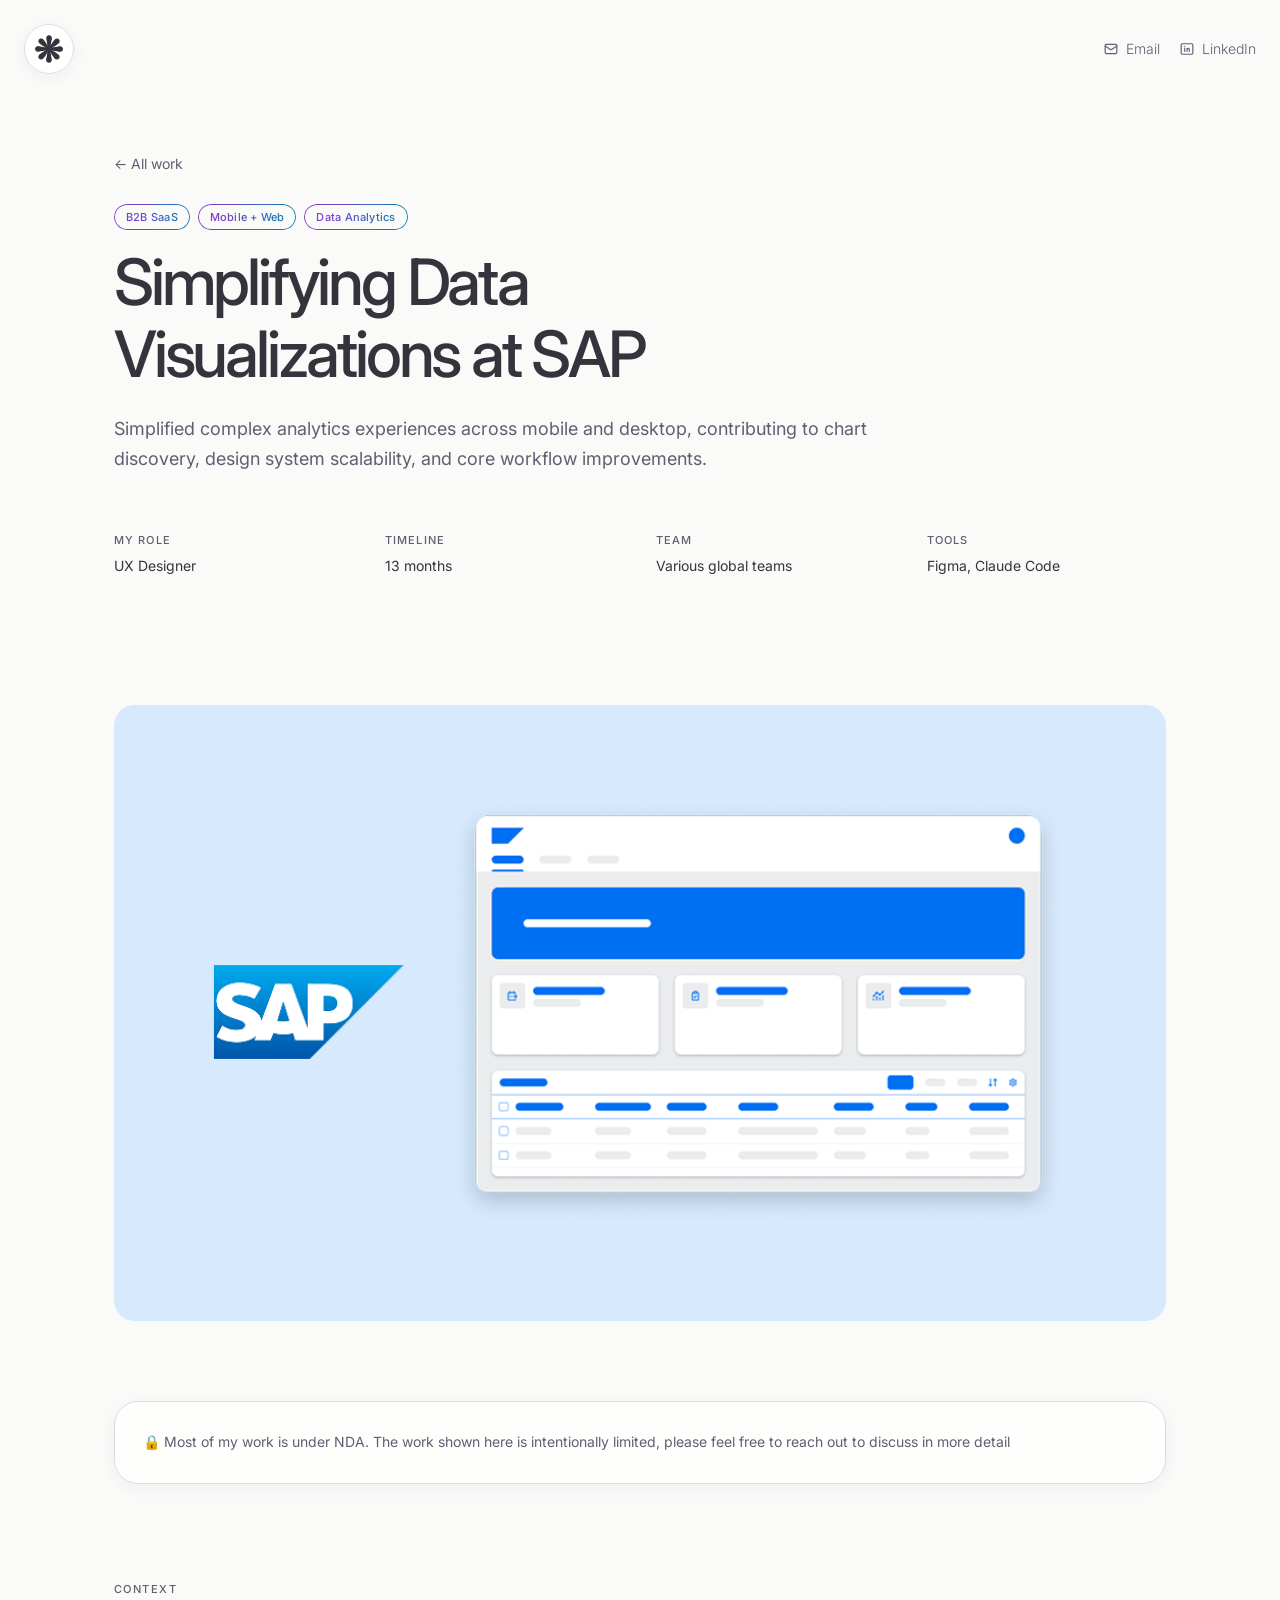
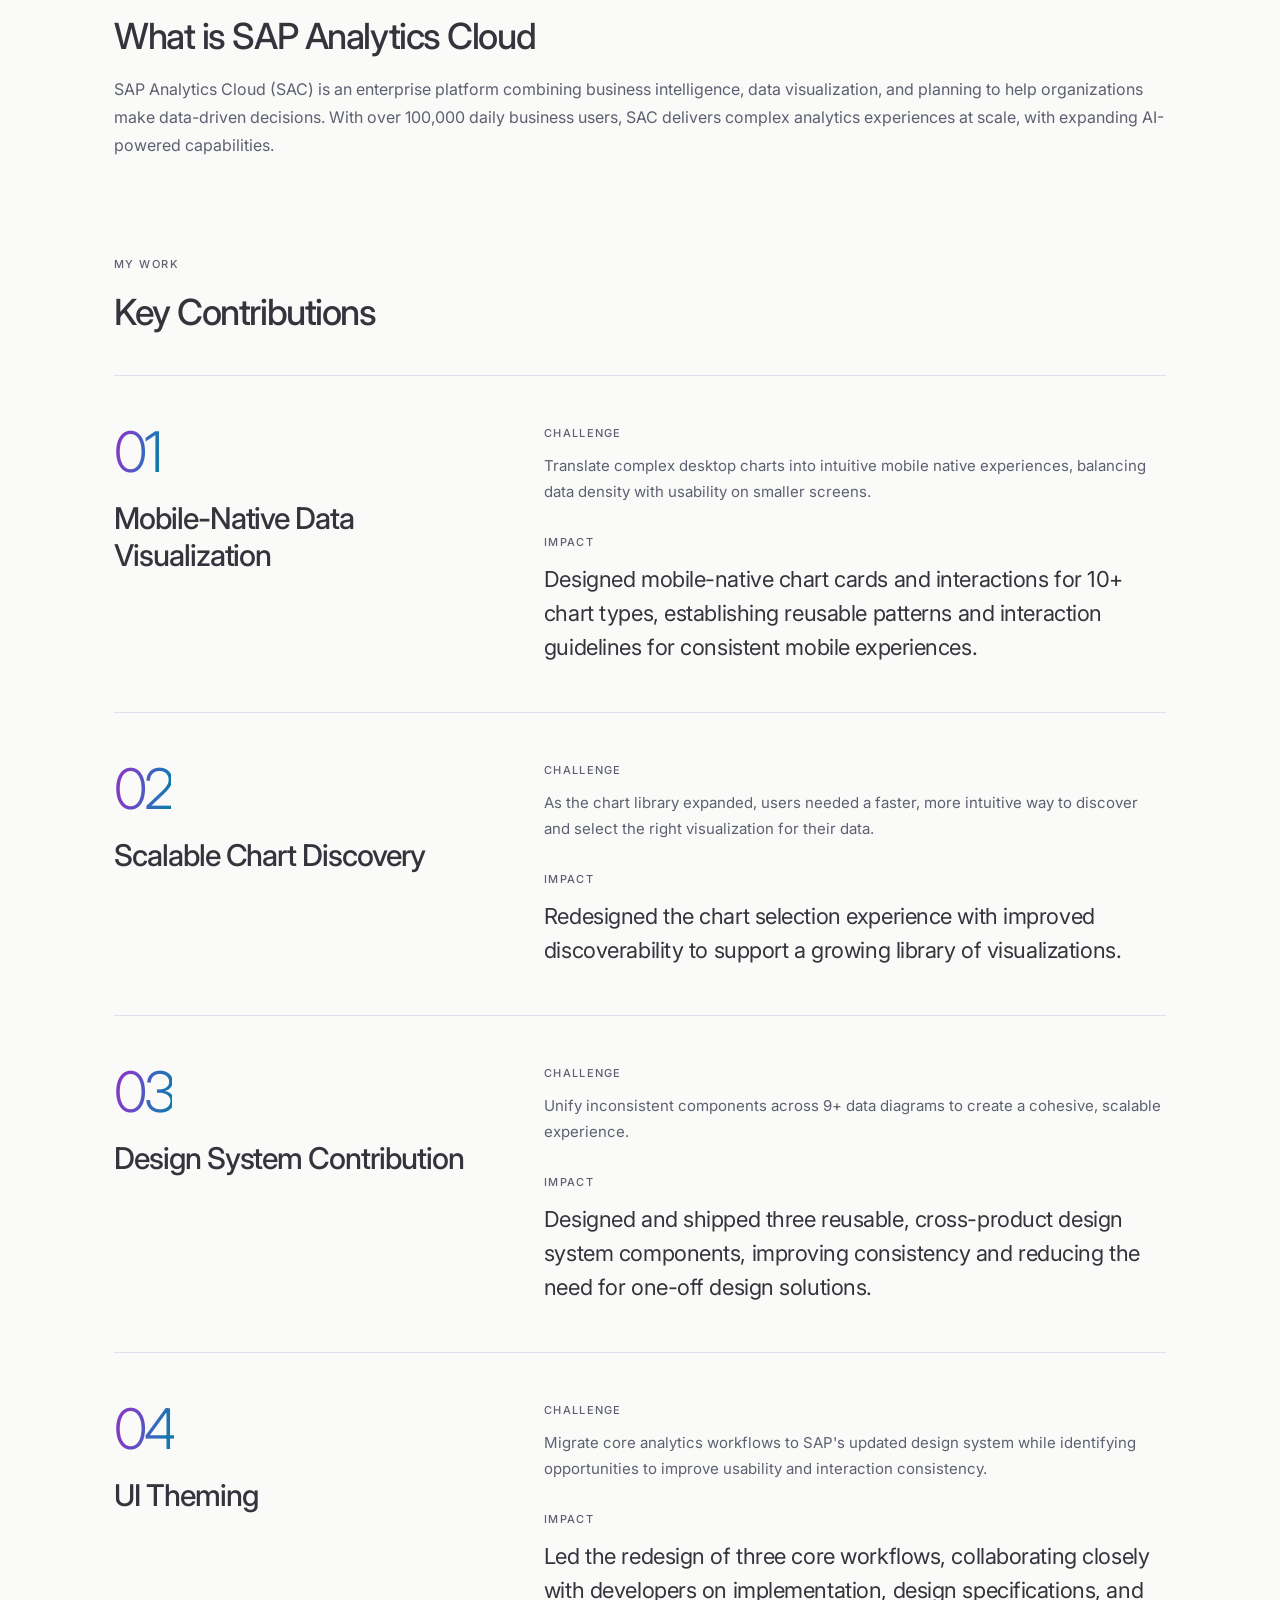
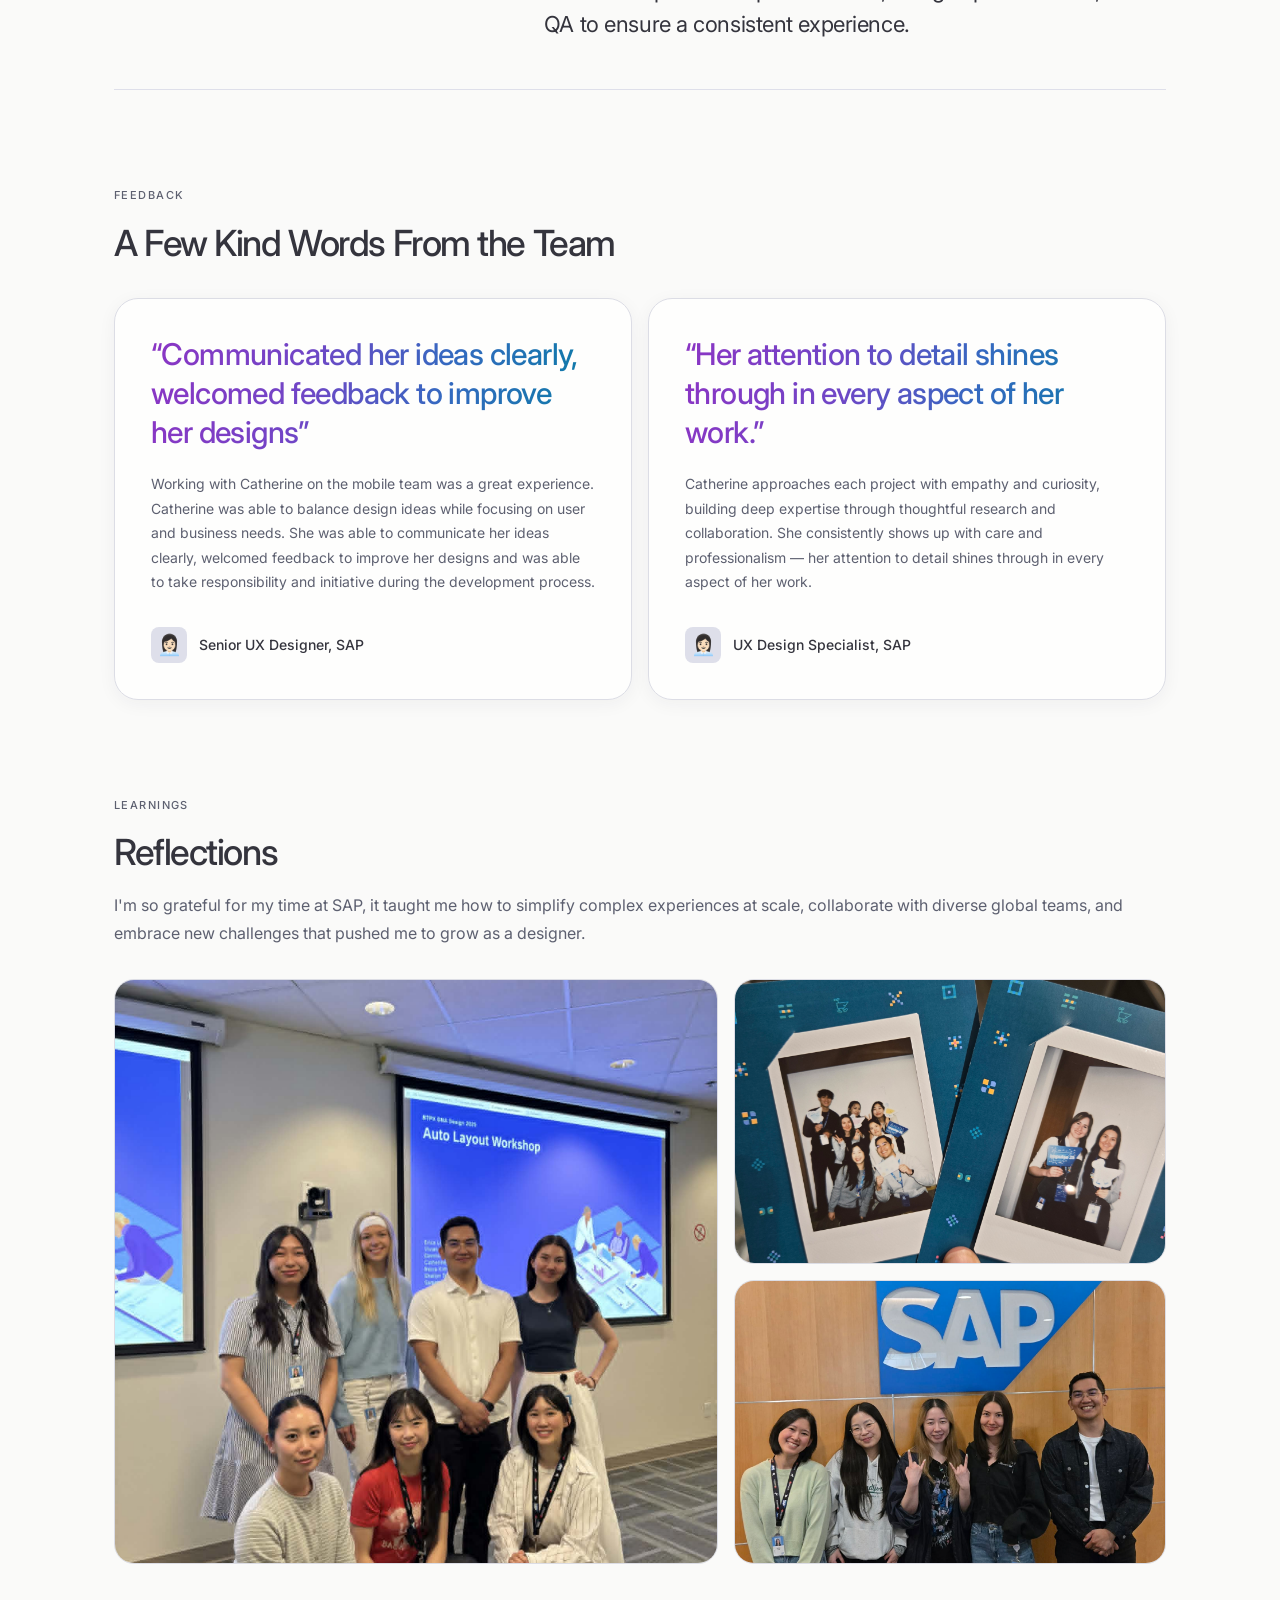
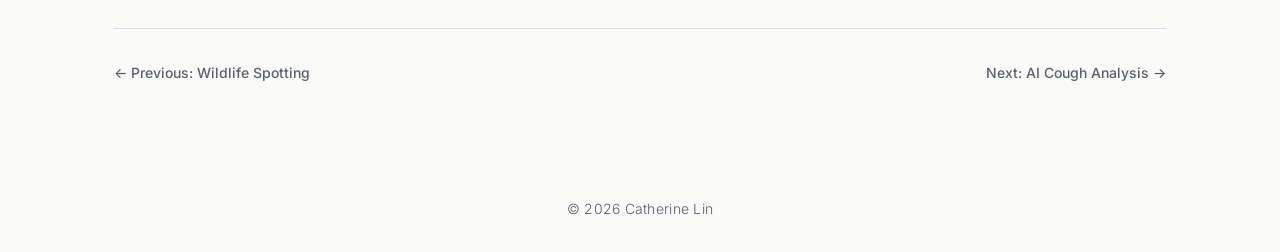
<file: case-study-2.html>
<!DOCTYPE html>
<html lang="en">
<head>
  <meta charset="UTF-8" />
  <meta name="viewport" content="width=device-width, initial-scale=1.0" />
  <title>Simplifying Data Visualizations at SAP — Catherine Lin</title>
  <link rel="icon" type="image/x-icon" href="favicon.ico?v=flower-2" />
  <link rel="stylesheet" href="styles.css" />
  <link rel="preconnect" href="https://fonts.googleapis.com" />
  <link rel="preconnect" href="https://fonts.gstatic.com" crossorigin />
  <link href="https://fonts.googleapis.com/css2?family=Inter:ital,wght@0,300;0,400;0,500;0,600;1,300&family=Ma+Shan+Zheng&display=swap" rel="stylesheet" />
  <style>
    /* ── Case study specific styles ── */
    .container { max-width: 1100px; }

    .cs-context-grid {
      display: flex;
      flex-direction: column;
      gap: var(--space-8);
      margin-top: var(--space-12);
      margin-bottom: var(--space-12);
      padding-bottom: var(--space-12);
      border-bottom: 1px solid var(--clr-border);
    }
    .cs-header {
      padding-top: calc(5rem + var(--space-8));
      padding-bottom: var(--space-8);
    }

    .cs-header .container { padding-inline: var(--space-3); }

    .cs-back {
      display: inline-flex;
      align-items: center;
      gap: var(--space-2);
      font-size: var(--text-sm);
      color: var(--clr-text-muted);
      margin-bottom: var(--space-6);
      transition: color var(--duration-fast);
    }

    .cs-back:hover { color: var(--clr-accent); }

    .cs-header h1 {
      font-family: var(--font);
      font-size: clamp(var(--text-2xl), 5vw, var(--text-4xl));
      line-height: var(--leading-tight);
      margin-bottom: var(--space-4);
    }

    .cs-header p.lead {
      font-size: var(--text-lg);
      color: var(--clr-text-muted);
      margin-bottom: var(--space-8);
    }

    .cs-meta {
      display: flex;
      flex-wrap: wrap;
      gap: var(--space-6);
      padding: var(--space-6) 0;
      border-top: 2px dashed var(--clr-border);
      border-bottom: 2px dashed var(--clr-border);
    }

    .cs-meta__item {
      display: flex;
      flex-direction: column;
      gap: var(--space-1);
    }

    .cs-meta__label {
      font-size: var(--text-xs);
      font-weight: 600;
      letter-spacing: 0.08em;
      text-transform: uppercase;
      color: var(--clr-text-muted);
    }

    .cs-meta__value {
      font-size: var(--text-sm);
      font-weight: 500;
    }

    .cs-hero-img {
      width: 100%;
      aspect-ratio: 16 / 8;
      object-fit: cover;
      border-radius: 20px;
      margin-block: var(--space-12);
      background: linear-gradient(135deg, #e8f0fe, #d0e4ff);
      display: flex;
      align-items: center;
      justify-content: center;
      color: var(--clr-accent);
      font-size: var(--text-sm);
      font-weight: 600;
      letter-spacing: 0.06em;
      text-transform: uppercase;
    }

    /* Prose body */
    .cs-body { padding-bottom: var(--space-12); }

    .cs-body .container { padding-inline: var(--space-3); }

    .cs-body h2 {
      font-family: var(--font);
      font-size: var(--text-2xl);
      line-height: var(--leading-tight);
      margin-top: var(--space-12);
      margin-bottom: var(--space-4);
    }

    .cs-eyebrow {
      display: block;
      font-size: var(--text-xs);
      font-weight: 500;
      letter-spacing: 0.08em;
      color: var(--clr-text-muted);
      margin-top: var(--space-20);
      margin-bottom: var(--space-2);
    }

    .cs-eyebrow + h2 { margin-top: 0; }

    .cs-body h3 {
      font-size: var(--text-lg);
      font-weight: 600;
      margin-top: var(--space-8);
      margin-bottom: var(--space-3);
    }

    .cs-body p {
      color: var(--clr-text-muted);
      margin-bottom: var(--space-4);
    }

    .cs-body p:last-child { margin-bottom: 0; }

    .callout {
      padding: var(--space-6);
      background: #fff9e6;
      border-left: 4px solid var(--clr-accent);
      border-radius: 4px 12px 8px 4px;
      margin-block: var(--space-8);
    }

    .callout p {
      font-size: var(--text-lg);
      font-style: italic;
      font-family: var(--font);
      color: var(--clr-accent);
      margin: 0;
    }

    .outcome-grid {
      display: grid;
      grid-template-columns: repeat(3, 1fr);
      gap: var(--space-4);
      margin-block: var(--space-8);
    }

    .outcome {
      padding: var(--space-6);
      background: var(--clr-surface);
      border-radius: 20px;
      text-align: center;
    }

    .outcome__stat {
      font-family: var(--font);
      font-size: var(--text-3xl);
      color: var(--clr-accent);
      line-height: 1;
      margin-bottom: var(--space-2);
    }

    .outcome__label {
      font-size: var(--text-xs);
      font-weight: 600;
      text-transform: uppercase;
      letter-spacing: 0.06em;
      color: var(--clr-text-muted);
    }

    @media (max-width: 640px) {
      .outcome-grid { grid-template-columns: 1fr; }
    }

    .img-placeholder {
      width: 100%;
      aspect-ratio: 16 / 9;
      background: var(--clr-surface);
      border-radius: 20px;
      display: flex;
      align-items: center;
      justify-content: center;
      color: var(--clr-text-muted);
      font-size: var(--text-sm);
      font-weight: 600;
      letter-spacing: 0.06em;
      text-transform: uppercase;
      margin-block: var(--space-8);
    }

    .cs-nav {
      display: flex;
      justify-content: space-between;
      padding-block: var(--space-8);
      border-top: 1px solid var(--clr-border);
      margin-top: var(--space-16);
    }

    .cs-nav a {
      font-size: var(--text-sm);
      font-weight: 500;
      color: var(--clr-text-muted);
      transition: color var(--duration-fast);
    }

    .cs-nav a:hover { color: var(--clr-accent); }

    .role-grid {
      display: grid;
      grid-template-columns: 1fr 0.75fr;
      gap: var(--space-16);
      align-items: stretch;
      margin-block: var(--space-8);
    }

    .role-grid__left p {
      color: var(--clr-text-muted);
      margin-bottom: var(--space-4);
    }

    .role-bullets {
      display: flex;
      flex-direction: column;
      gap: var(--space-3);
      margin-top: var(--space-6);
    }

    .role-bullet {
      display: flex;
      align-items: flex-start;
      gap: var(--space-4);
      background: #f4f2ef;
      border-radius: 20px;
      padding: var(--space-4) var(--space-5);
    }

    .role-bullet__icon {
      font-size: 1.2rem;
      flex-shrink: 0;
      margin-top: 2px;
    }

    .role-bullet p {
      font-size: var(--text-sm);
      color: var(--clr-text-muted);
      margin: 0;
    }

    .role-grid__photo-wrap {
      position: sticky;
      top: calc(var(--space-24) + 20px);
    }

    .role-grid__photo-placeholder {
      width: 100%;
      aspect-ratio: 3 / 4;
      background: var(--clr-surface);
      border-radius: 20px;
    }

    .role-grid__caption {
      font-size: var(--text-xs);
      color: var(--clr-text-muted);
      text-align: center;
      margin-top: var(--space-3);
    }

    @media (max-width: 768px) {
      .role-grid { grid-template-columns: 1fr; }
      .role-grid__right { display: none; }
    }

    .highlights-grid {
      display: grid;
      grid-template-columns: 1fr 1fr;
      gap: var(--space-6);
      margin-block: var(--space-8);
    }

    .highlight-card {
      background: #f4f2ef;
      border-radius: 20px;
      padding: var(--space-6);
    }

    .highlight-card__num {
      display: inline-block;
      font-size: var(--text-xs);
      font-weight: 600;
      color: var(--clr-accent);
      background: rgba(196,32,16,0.08);
      border-radius: 999px;
      padding: 3px 10px;
      margin-bottom: var(--space-4);
    }

    .highlight-card__img {
      width: 100%;
      aspect-ratio: 16 / 9;
      background: var(--clr-border);
      border-radius: 8px;
      margin-bottom: var(--space-5);
    }

    .highlight-card__title {
      font-size: var(--text-base);
      font-weight: 600;
      color: var(--clr-text);
      margin-bottom: var(--space-3);
    }

    .highlight-card__desc {
      font-size: var(--text-sm);
      color: var(--clr-text-muted);
      line-height: var(--leading-body);
      margin: 0;
    }

    @media (max-width: 640px) {
      .highlights-grid { grid-template-columns: 1fr; }
    }

    .feedback-grid {
      display: grid;
      grid-template-columns: 1fr 1fr;
      gap: var(--space-4);
      margin-block: var(--space-8);
    }

    .feedback-card {
      background: #f4f2ef;
      border-radius: 20px;
      padding: var(--space-6);
    }

    .feedback-card__header {
      display: flex;
      align-items: center;
      gap: var(--space-4);
      margin-bottom: var(--space-4);
    }

    .feedback-card__avatar {
      width: 40px;
      height: 40px;
      border-radius: 10px;
      background: var(--clr-border);
      display: flex;
      align-items: center;
      justify-content: center;
      font-size: 1.35rem;
      flex-shrink: 0;
    }

    .feedback-card__role {
      font-size: var(--text-sm);
      font-weight: 600;
      color: var(--clr-text);
    }

    .feedback-card__quote {
      font-size: var(--text-sm);
      color: var(--clr-text-muted);
      line-height: var(--leading-body);
      margin: 0;
    }

    @media (max-width: 640px) {
      .feedback-grid { grid-template-columns: 1fr; }
    }

    .contributions-grid {
      display: flex;
      flex-direction: column;
      gap: var(--space-4);
      margin-block: var(--space-8);
    }

    .contribution-card {
      background: #f4f2ef;
      border-radius: 20px;
      padding: var(--space-6);
    }

    .contribution-card__icon {
      font-size: 1.5rem;
      margin-bottom: var(--space-4);
    }

    .contribution-card__title {
      font-size: var(--text-base);
      font-weight: 600;
      color: var(--clr-text);
      margin-bottom: var(--space-3);
    }

    .contribution-card__desc {
      font-size: var(--text-sm);
      color: var(--clr-text-muted);
      line-height: var(--leading-body);
      margin: 0;
    }
  </style>
  <link rel="stylesheet" href="case-study-refresh.css" />
  <link rel="stylesheet" href="flower-navigation.css" />
  <script src="flower-navigation.js" defer></script>
</head>
<body class="case-study-page sap-case">

  <header class="about-header">
  <div class="flower-nav">
    <button class="flower-nav__button" type="button" aria-label="Open navigation" aria-expanded="false" aria-controls="flower-navigation">
      <img src="images/flower-mark.png" alt="" width="1080" height="1080" />
    </button>
    <div class="flower-nav__reveal">
  <nav class="nav" id="flower-navigation" aria-label="Primary">
    <button class="nav__toggle" aria-label="Toggle menu" aria-expanded="false">
      <span></span><span></span>
    </button>
    <ul class="nav__links" role="list">
      <li><a href="index.html">Home</a></li>
      <li><a href="about.html">About</a></li>
      <li><a href="https://drive.google.com/file/d/1LqSmASq2uleAcGcygVTEHOqNNZHfbQ-P/view?usp=sharing" target="_blank" rel="noopener">Resume</a></li>
    </ul>
  </nav>
    </div>
  </div>

      <div class="footer__links home__contact" role="navigation" aria-label="Contact">
        <a class="footer__link" href="mailto:catherinelinuxd@gmail.com" aria-label="Email">
          <svg width="14" height="14" viewBox="0 0 24 24" fill="none" stroke="currentColor" stroke-width="2" stroke-linecap="round" stroke-linejoin="round" aria-hidden="true"><rect x="2" y="4" width="20" height="16" rx="2"/><path d="m22 7-8.97 5.7a1.94 1.94 0 0 1-2.06 0L2 7"/></svg>
          <span>Email</span>
        </a>
        <a href="https://www.linkedin.com/in/catherine-lin12/" target="_blank" rel="noopener" class="footer__link" aria-label="LinkedIn">
          <svg width="14" height="14" viewBox="0 0 24 24" fill="none" stroke="currentColor" stroke-width="2" stroke-linecap="round" stroke-linejoin="round" aria-hidden="true"><rect x="2" y="3" width="20" height="18" rx="2"/><path d="M8 11v5M8 8v.01M12 16v-5M16 16v-3a2 2 0 0 0-4 0"/></svg>
          LinkedIn
        </a>
      </div>

  </header>

  <main>

    <!-- ── Case Study Header ──── -->
    <header class="cs-header">
      <div class="container">
        <a href="index.html#work" class="cs-back">← All work</a>
        <div class="project__tags" style="margin-bottom: var(--space-4);">
          <span class="tag">B2B SaaS</span>
          <span class="tag">Mobile + Web</span>
          <span class="tag">Data Analytics</span>
        </div>
        <h1>Simplifying Data Visualizations at SAP</h1>
        <p class="lead">
          Simplified complex analytics experiences across mobile and desktop, contributing to chart discovery, design system scalability, and core workflow improvements.
        </p>
        <div class="cs-meta">
          <div class="cs-meta__item">
            <span class="cs-meta__label">My role</span>
            <span class="cs-meta__value">UX Designer</span>
          </div>
          <div class="cs-meta__item">
            <span class="cs-meta__label">Timeline</span>
            <span class="cs-meta__value">13 months</span>
          </div>
          <div class="cs-meta__item">
            <span class="cs-meta__label">Team</span>
            <span class="cs-meta__value">Various global teams</span>
          </div>
          <div class="cs-meta__item">
            <span class="cs-meta__label">Tools</span>
            <span class="cs-meta__value">Figma, Claude Code</span>
          </div>
        </div>
      </div>
    </header>

    <!-- ── Hero image ───────────── -->
    <div class="container">
      <div style="overflow: hidden; border-radius: 20px; margin-block: var(--space-20);">
        <img src="images/sap-hero-updated.png" alt="SAP analytics interface illustration" style="width: 100%; height: auto; display: block;" />
      </div>
    </div>

    <!-- ── Case Study Body ───────── -->
    <article class="cs-body">
      <div class="container">

        <!-- NDA notice -->
        <div class="callout" style="background: #fef3e2; border-left-color: #e8923a; margin-top: var(--space-8);">
          <p style="color: #9a5a1a; font-style: normal; font-size: var(--text-sm);">🔒 Most of my work is under NDA. The work shown here is intentionally limited, please feel free to reach out to discuss in more detail</p>
        </div>

        <!-- Context -->
        <span class="cs-eyebrow">Context</span>
        <h2>What is SAP Analytics Cloud</h2>
        <p>SAP Analytics Cloud (SAC) is an enterprise platform combining business intelligence, data visualization, and planning to help organizations make data-driven decisions. With over 100,000 daily business users, SAC delivers complex analytics experiences at scale, with expanding AI-powered capabilities.</p>

        <section aria-labelledby="key-contributions-title">
          <span class="cs-eyebrow">My Work</span>
          <h2 id="key-contributions-title">Key Contributions</h2>
          <div class="key-contributions-grid">
          <section class="key-contribution" aria-labelledby="contribution-1-title">
            <header class="key-contribution__heading">
              <span class="key-contribution__number">01</span>
              <h3 id="contribution-1-title">Mobile-Native Data Visualization</h3>
            </header>
            <dl class="key-contribution__details">
              <div><dt>Challenge</dt><dd>Translate complex desktop charts into intuitive mobile native experiences, balancing data density with usability on smaller screens.</dd></div>
              <div><dt>Impact</dt><dd>Designed mobile-native chart cards and interactions for 10+ chart types, establishing reusable patterns and interaction guidelines for consistent mobile experiences.</dd></div>
            </dl>
          </section>
          <section class="key-contribution" aria-labelledby="contribution-2-title">
            <header class="key-contribution__heading">
              <span class="key-contribution__number">02</span>
              <h3 id="contribution-2-title">Scalable Chart Discovery</h3>
            </header>
            <dl class="key-contribution__details">
              <div><dt>Challenge</dt><dd>As the chart library expanded, users needed a faster, more intuitive way to discover and select the right visualization for their data.</dd></div>
              <div><dt>Impact</dt><dd>Redesigned the chart selection experience with improved discoverability to support a growing library of visualizations.</dd></div>
            </dl>
          </section>
          <section class="key-contribution" aria-labelledby="contribution-3-title">
            <header class="key-contribution__heading">
              <span class="key-contribution__number">03</span>
              <h3 id="contribution-3-title">Design System Contribution</h3>
            </header>
            <dl class="key-contribution__details">
              <div><dt>Challenge</dt><dd>Unify inconsistent components across 9+ data diagrams to create a cohesive, scalable experience.</dd></div>
              <div><dt>Impact</dt><dd>Designed and shipped three reusable, cross-product design system components, improving consistency and reducing the need for one-off design solutions.</dd></div>
            </dl>
          </section>
          <section class="key-contribution" aria-labelledby="contribution-4-title">
            <header class="key-contribution__heading">
              <span class="key-contribution__number">04</span>
              <h3 id="contribution-4-title">UI Theming</h3>
            </header>
            <dl class="key-contribution__details">
              <div><dt>Challenge</dt><dd>Migrate core analytics workflows to SAP's updated design system while identifying opportunities to improve usability and interaction consistency.</dd></div>
              <div><dt>Impact</dt><dd>Led the redesign of three core workflows, collaborating closely with developers on implementation, design specifications, and QA to ensure a consistent experience.</dd></div>
            </dl>
          </section>
          </div>
        </section>

        <!-- Feedback From Collaborators -->
        <span class="cs-eyebrow">Feedback</span>
        <h2>A Few Kind Words From the Team</h2>

        <div class="feedback-grid">

          <div class="feedback-card">
            <div class="feedback-card__header">
              <div class="feedback-card__avatar">👩🏻‍💼</div>
              <span class="feedback-card__role">Senior UX Designer, SAP</span>
            </div>
            <blockquote class="feedback-card__quote">
              <p class="feedback-card__highlight">“Communicated her ideas clearly, welcomed feedback to improve her designs”</p>
              <p>Working with Catherine on the mobile team was a great experience. Catherine was able to balance design ideas while focusing on user and business needs. She was able to communicate her ideas clearly, welcomed feedback to improve her designs and was able to take responsibility and initiative during the development process.</p>
            </blockquote>
          </div>

          <div class="feedback-card">
            <div class="feedback-card__header">
              <div class="feedback-card__avatar">👩🏻‍💼</div>
              <span class="feedback-card__role">UX Design Specialist, SAP</span>
            </div>
            <blockquote class="feedback-card__quote">
              <p class="feedback-card__highlight">“Her attention to detail shines through in every aspect of her work.”</p>
              <p>Catherine approaches each project with empathy and curiosity, building deep expertise through thoughtful research and collaboration. She consistently shows up with care and professionalism — her attention to detail shines through in every aspect of her work.</p>
            </blockquote>
          </div>

        </div>

        <!-- Reflections -->
        <section aria-labelledby="sap-reflections-title">
          <span class="cs-eyebrow">Learnings</span>
          <h2 id="sap-reflections-title">Reflections</h2>
          <p class="sap-reflections-description">I'm so grateful for my time at SAP, it taught me how to simplify complex experiences at scale, collaborate with diverse global teams, and embrace new challenges that pushed me to grow as a designer.</p>
          <div class="sap-reflection-photos">
            <img src="images/sap-workshop-group.jpeg" alt="SAP colleagues at an Auto Layout workshop" width="1536" height="2048" loading="lazy" />
            <img src="images/sap-impulse-memories.jpg" alt="Photo booth memories from an SAP event" loading="lazy" />
            <img src="images/sap-colleagues.jpg" alt="Colleagues standing together beneath the SAP logo" loading="lazy" />
          </div>
        </section>

        <!-- Next / prev project navigation -->
        <nav class="cs-nav" aria-label="Project navigation">
          <a href="case-study-4.html?v=project-order-2">← Previous: Wildlife Spotting</a>
          <a href="case-study-1.html?v=project-order-2">Next: AI Cough Analysis →</a>
        </nav>

      </div>
    </article>

  </main>

  <footer class="footer">
    <div class="container footer__inner">
      <p>&copy; 2026 Catherine Lin</p>
    </div>
  </footer>

  <script src="script.js"></script>
</body>
</html>
</file>
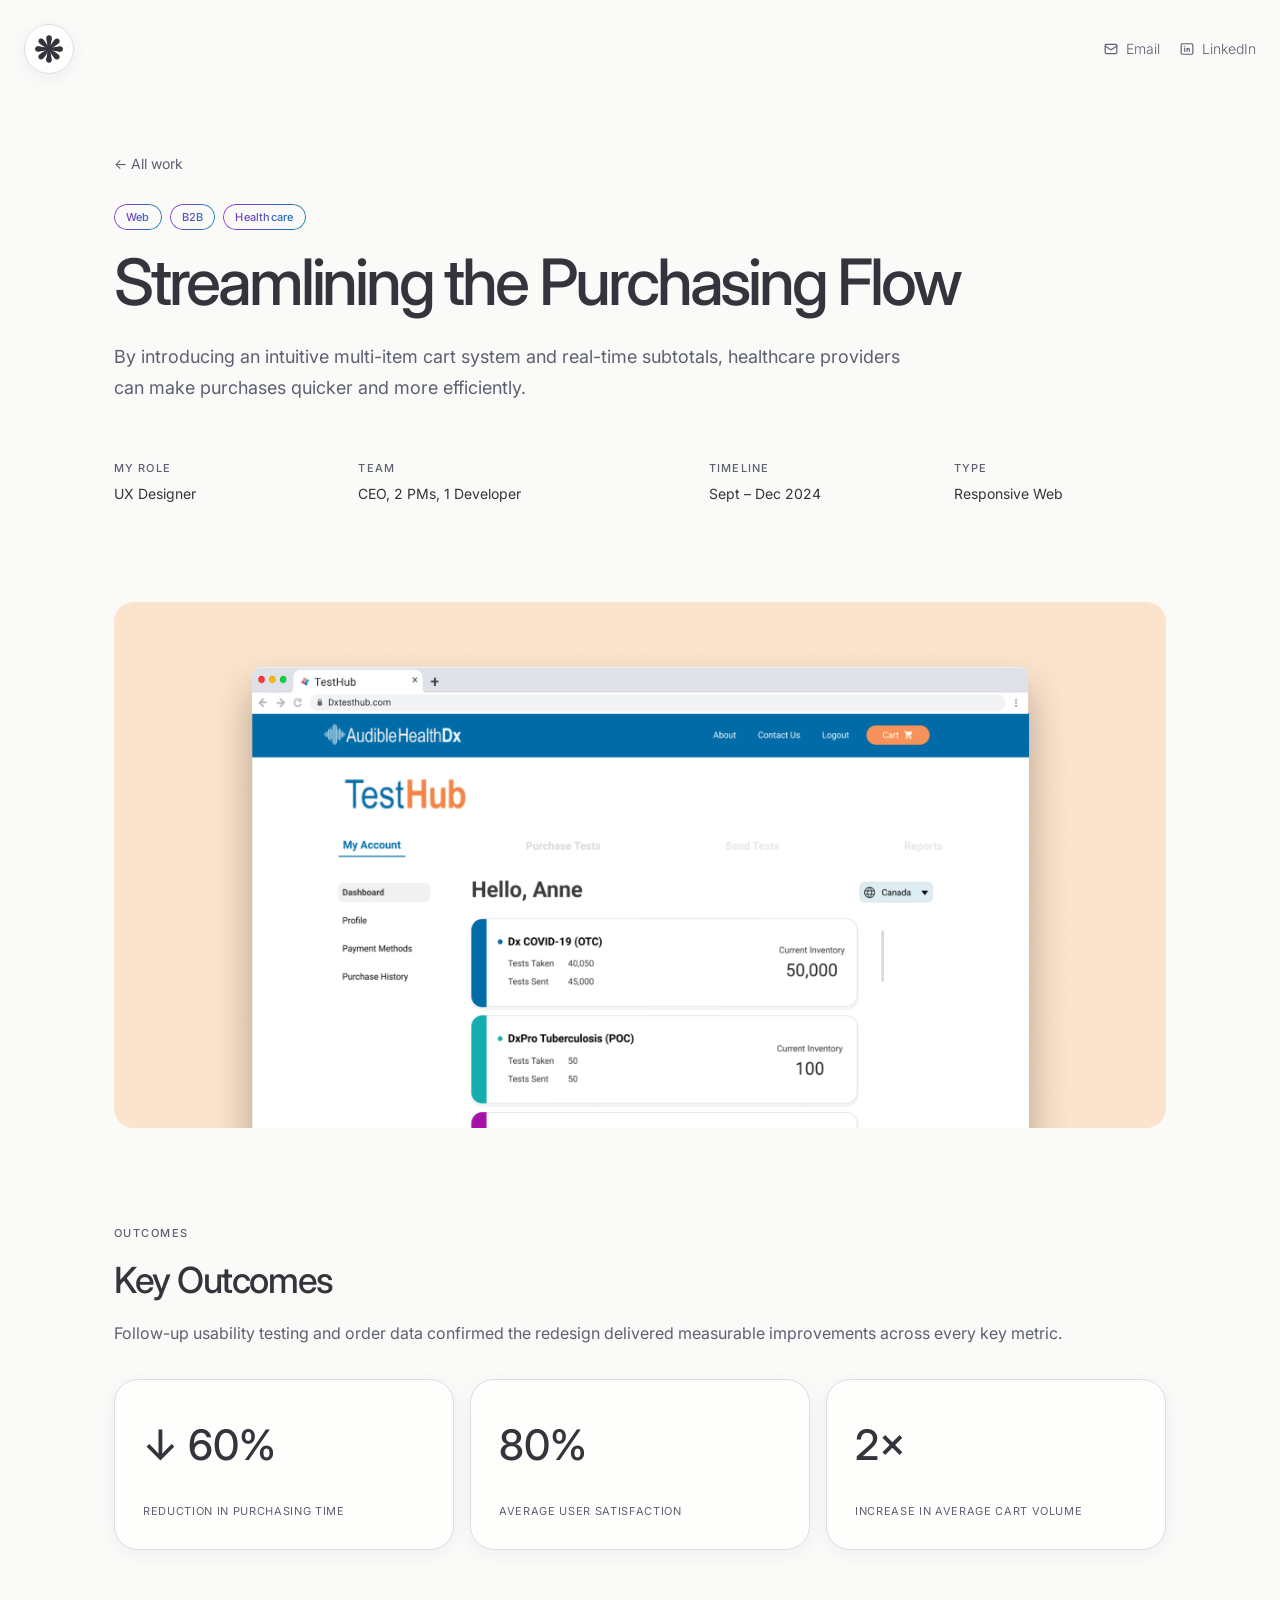
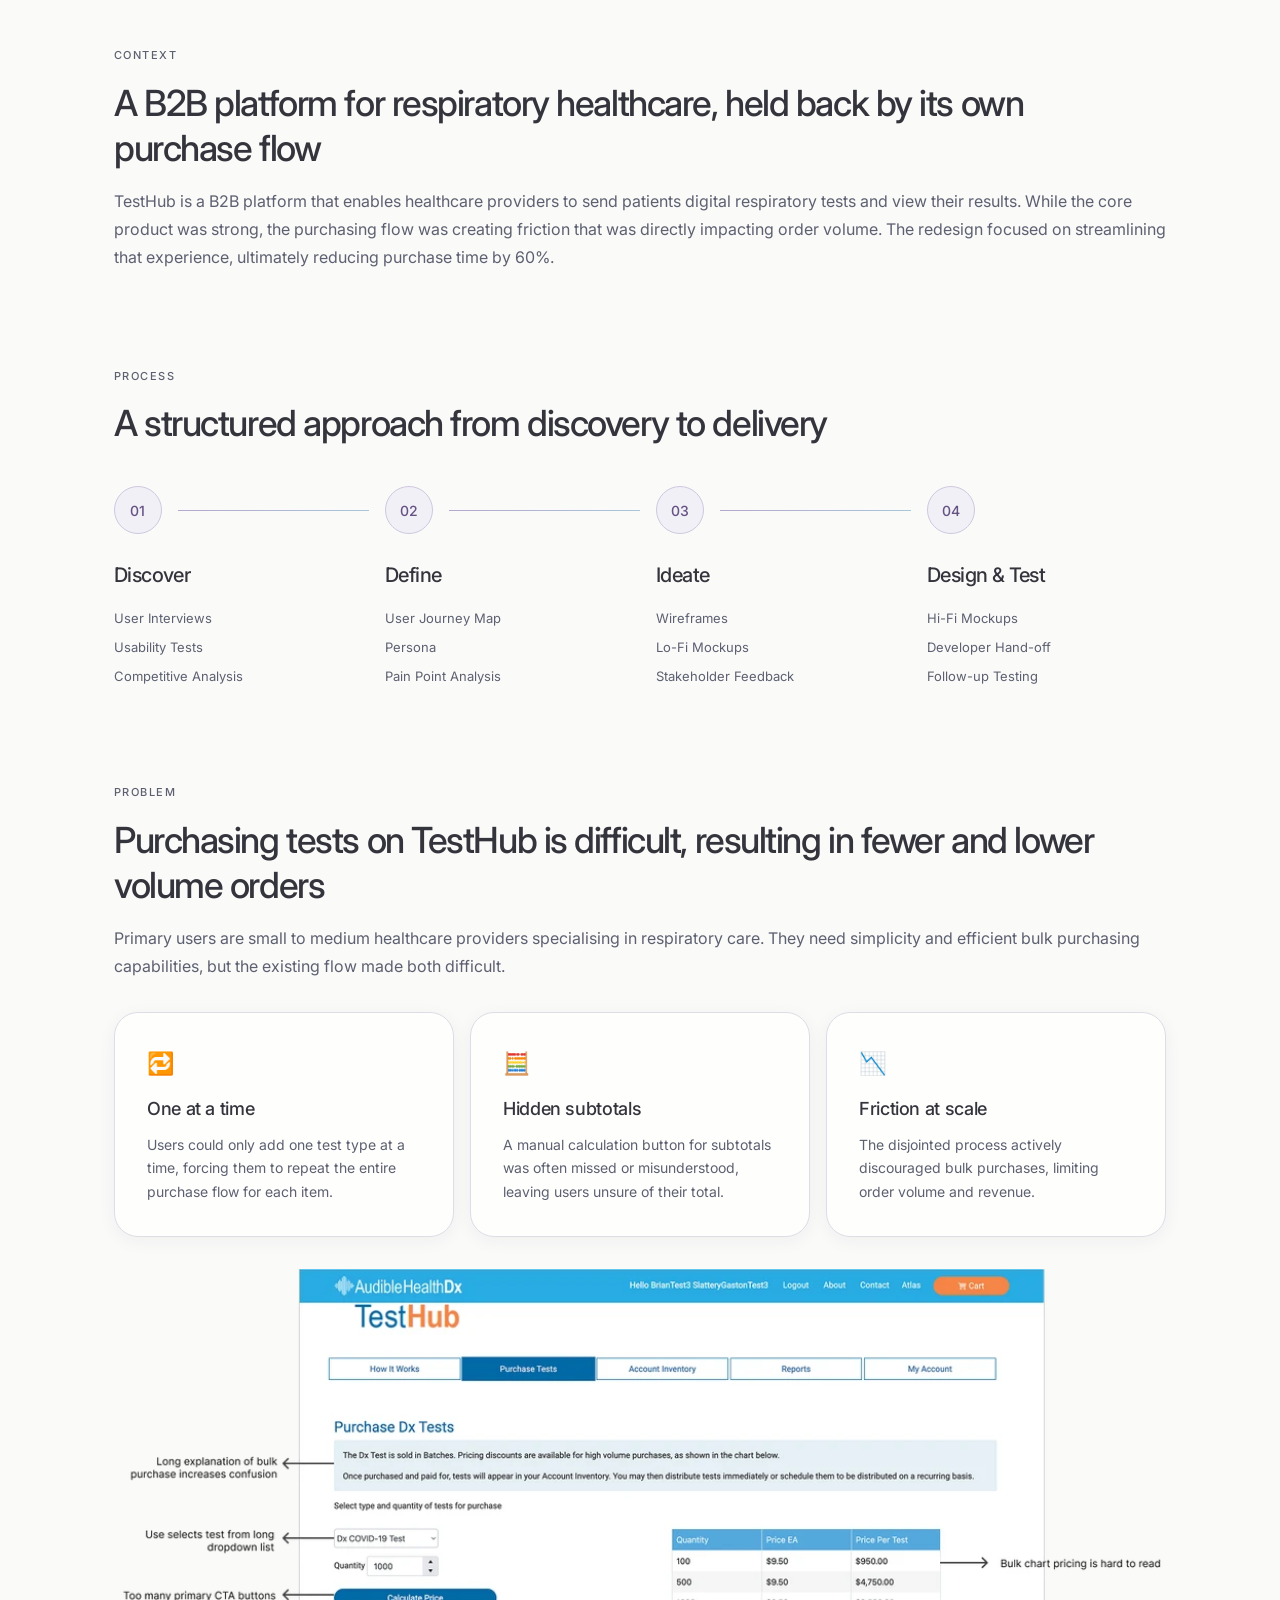
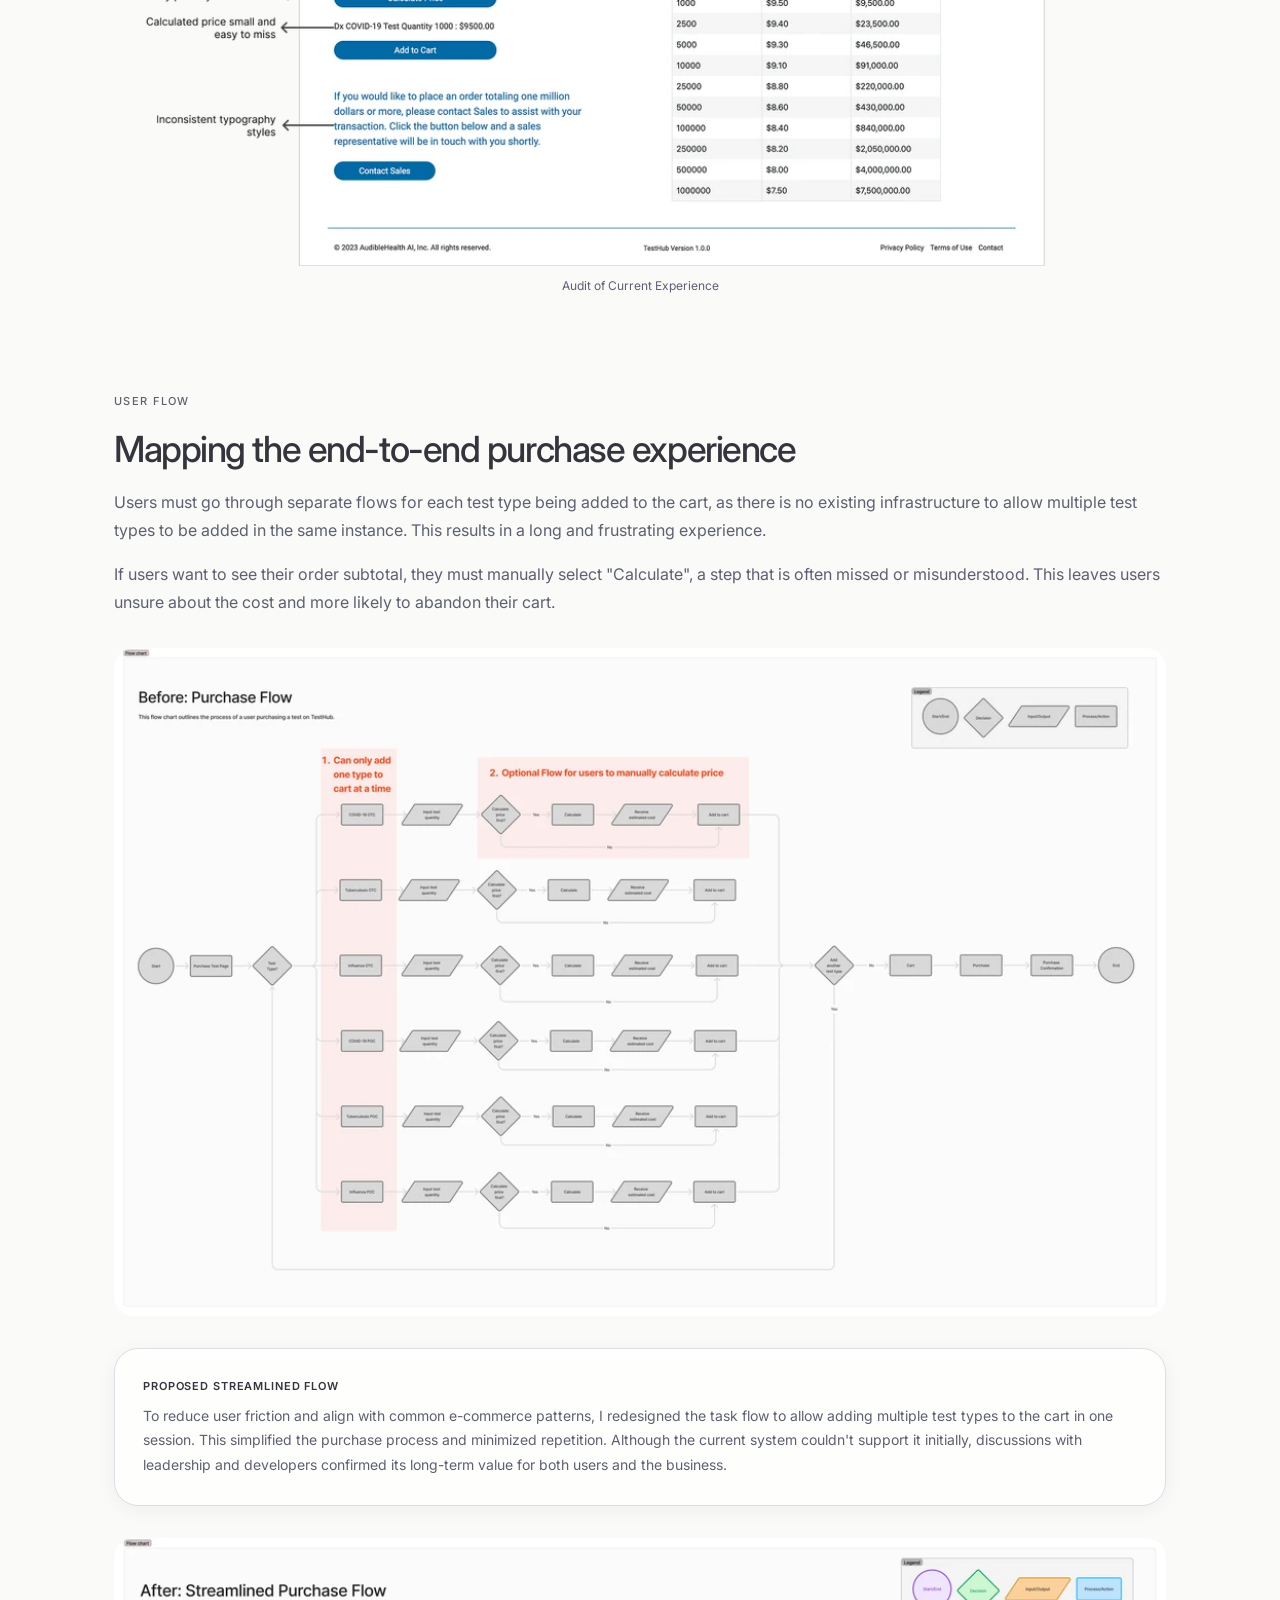
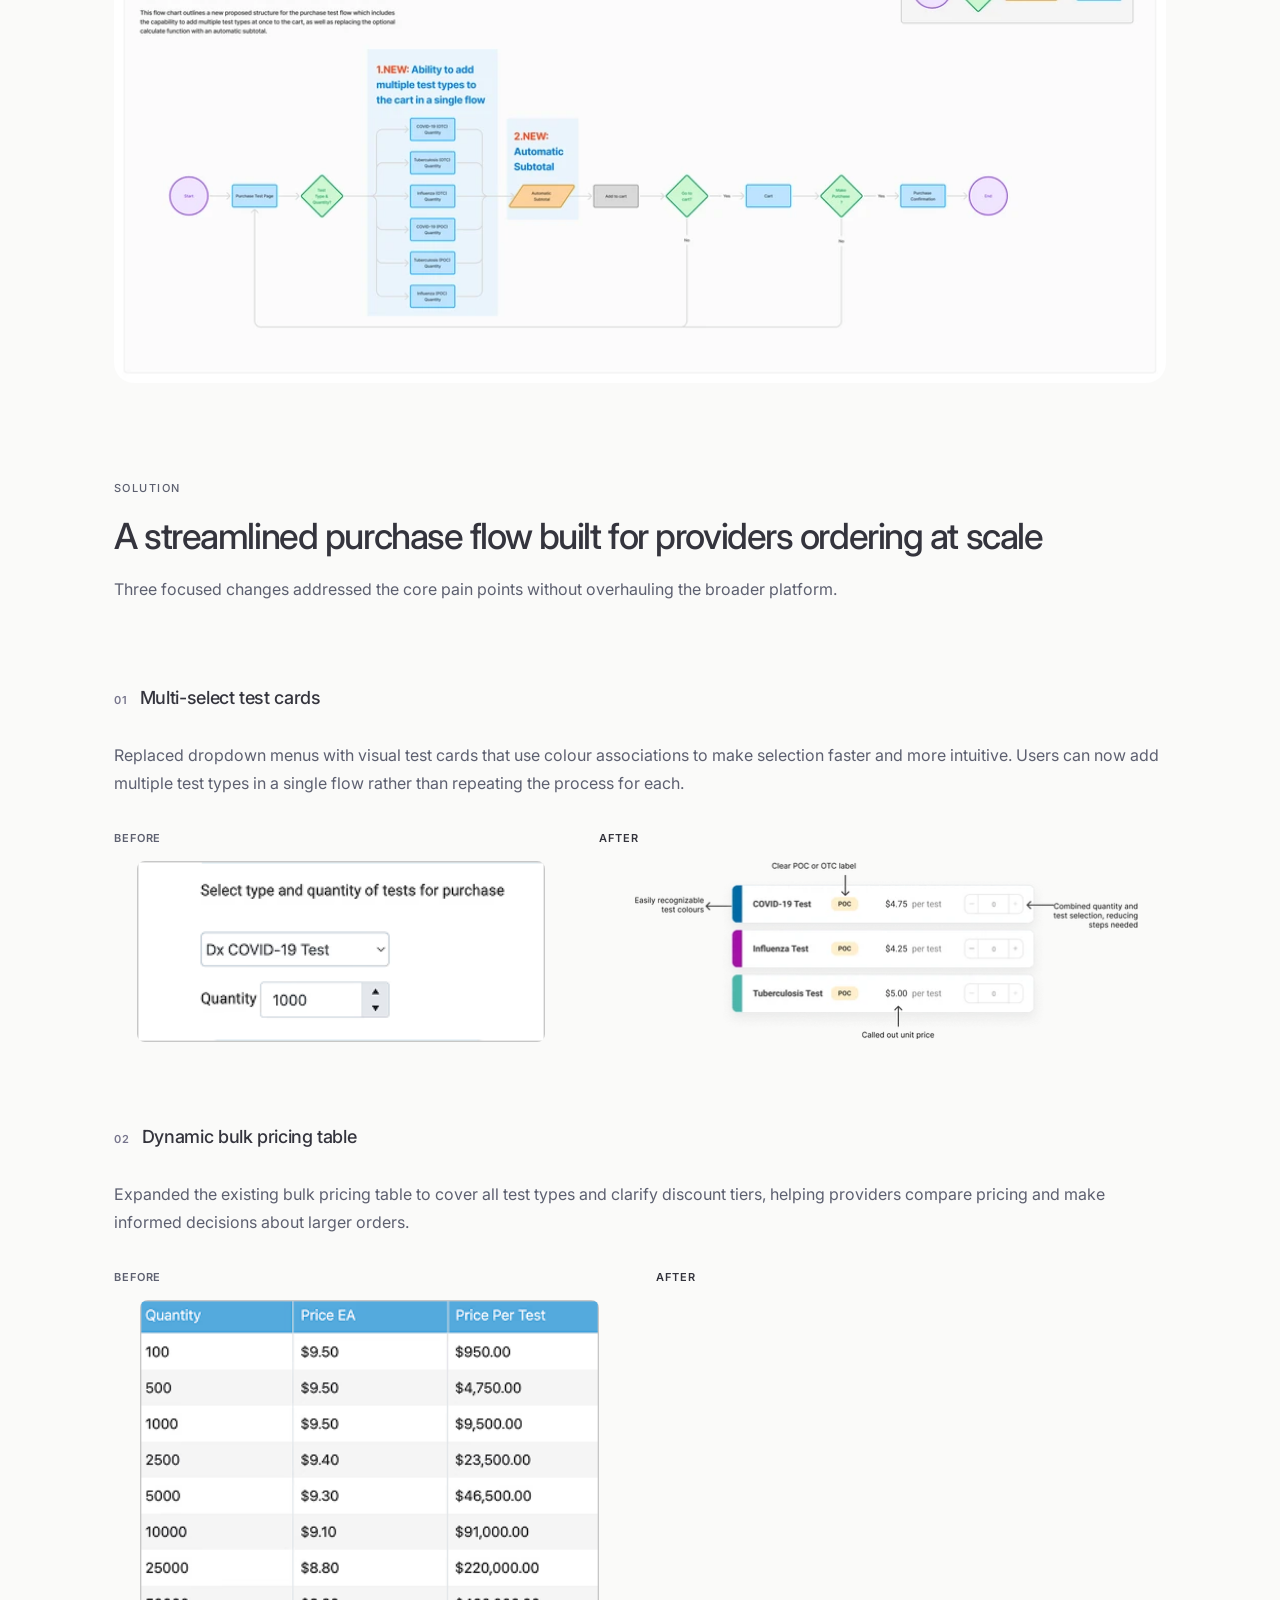
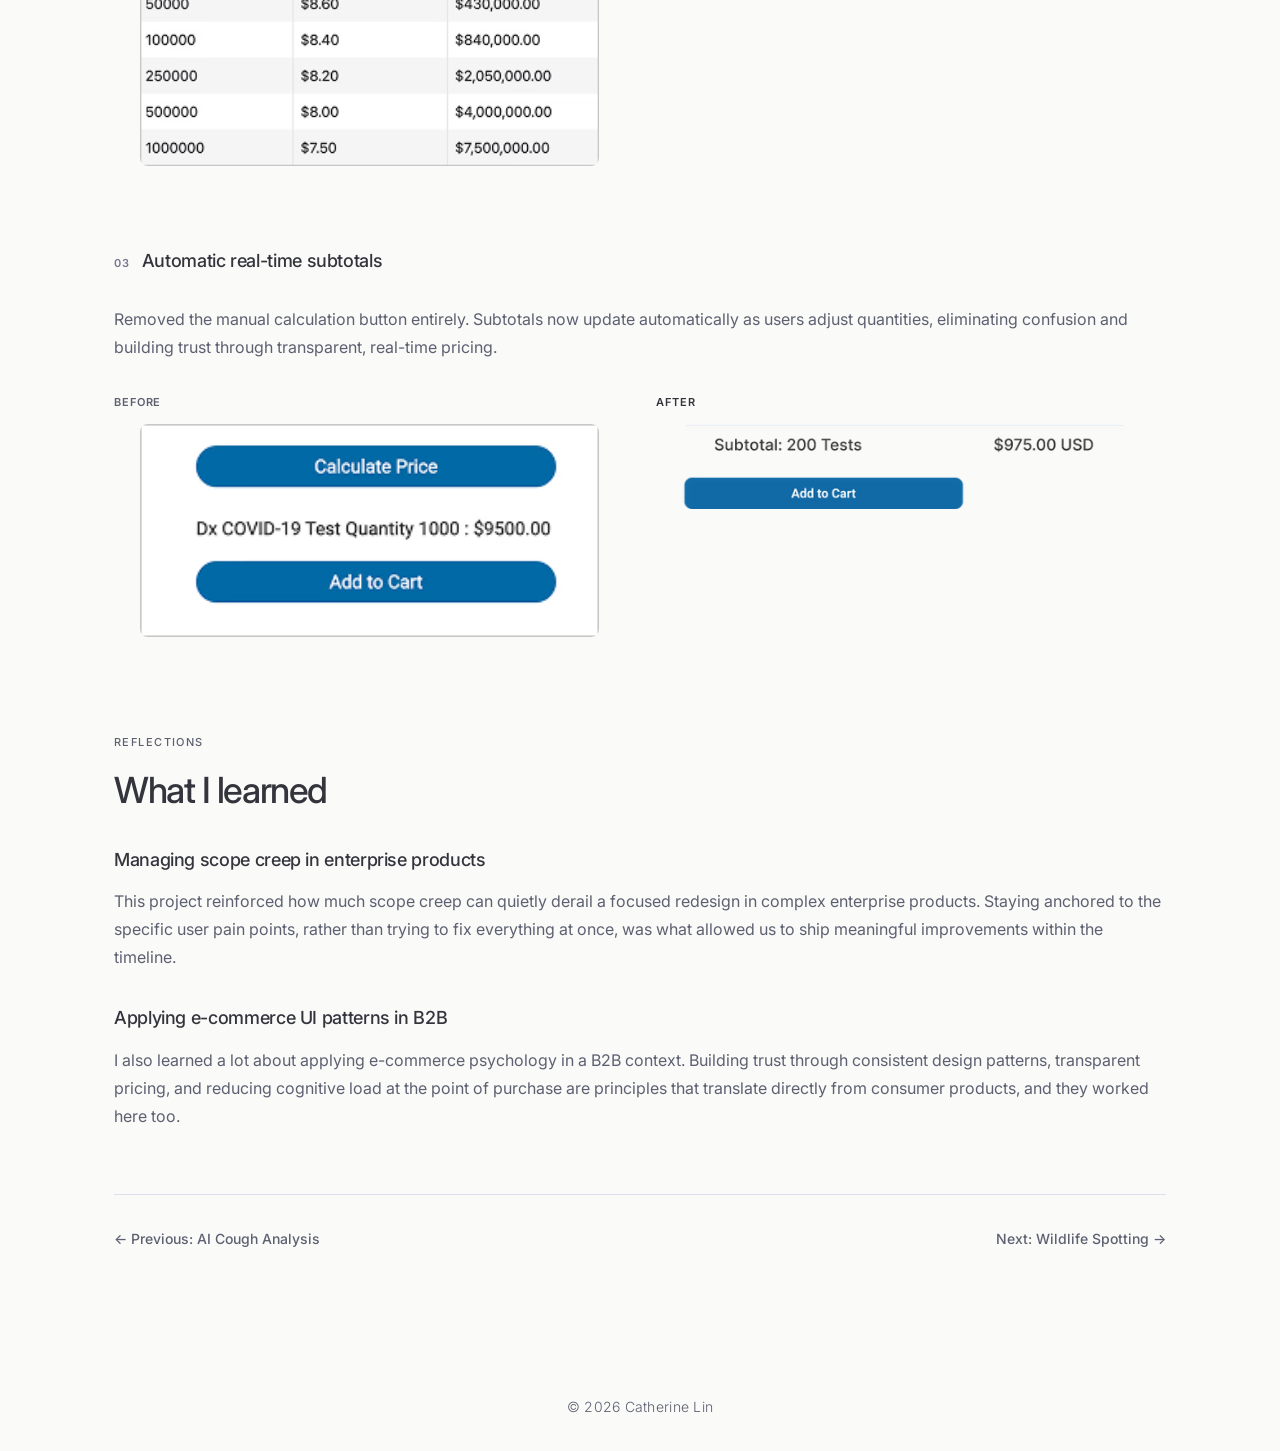
<file: case-study-3.html>
<!DOCTYPE html>
<html lang="en">
<head>
  <meta charset="UTF-8" />
  <meta name="viewport" content="width=device-width, initial-scale=1.0" />
  <title>Streamlining the Purchasing Flow | Catherine Lin</title>
  <link rel="icon" type="image/x-icon" href="favicon.ico?v=flower-2" />
  <link rel="stylesheet" href="styles.css" />
  <link rel="preconnect" href="https://fonts.googleapis.com" />
  <link rel="preconnect" href="https://fonts.gstatic.com" crossorigin />
  <link href="https://fonts.googleapis.com/css2?family=Inter:ital,wght@0,300;0,400;0,500;0,600;1,300&family=Ma+Shan+Zheng&display=swap" rel="stylesheet" />
  <style>
    .container { max-width: 1100px; }

    .cs-body img, .cs-hero-img {
      border-radius: 20px !important;
    }

    .cs-context-grid {
      display: block;
      margin-top: 0;
      margin-bottom: 0;
      padding-bottom: 0;
      border-bottom: none;
    }

    .cs-header {
      padding-top: calc(5rem + var(--space-8));
      padding-bottom: var(--space-8);
    }

    .cs-header .container { padding-inline: var(--space-3); }

    .cs-back {
      display: inline-flex;
      align-items: center;
      gap: var(--space-2);
      font-size: var(--text-sm);
      color: var(--clr-text-muted);
      margin-bottom: var(--space-6);
      transition: color var(--duration-fast);
    }

    .cs-back:hover { color: var(--clr-accent); }

    .cs-header h1 {
      font-family: var(--font);
      font-size: clamp(var(--text-2xl), 5vw, var(--text-4xl));
      line-height: var(--leading-tight);
      margin-bottom: var(--space-4);
    }

    .cs-header p.lead {
      font-size: var(--text-lg);
      color: var(--clr-text-muted);
      margin-bottom: var(--space-8);
    }

    .cs-meta {
      display: flex;
      flex-wrap: wrap;
      gap: var(--space-6);
      padding: var(--space-6) 0;
      border-top: 2px dashed var(--clr-border);
      border-bottom: 2px dashed var(--clr-border);
    }

    .cs-meta__item {
      display: flex;
      flex-direction: column;
      gap: var(--space-1);
    }

    .cs-meta__label {
      font-size: var(--text-xs);
      font-weight: 600;
      letter-spacing: 0.08em;
      text-transform: uppercase;
      color: var(--clr-text-muted);
    }

    .cs-meta__value {
      font-size: var(--text-sm);
      font-weight: 500;
    }

    .cs-hero-img {
      width: 100%;
      aspect-ratio: 16 / 8;
      object-fit: cover;
      border-radius: 20px;
      margin-block: var(--space-12);
    }

    .cs-body { padding-bottom: var(--space-20); }

    .cs-body .container { padding-inline: var(--space-3); }

    .cs-body h2 {
      font-family: var(--font);
      font-size: var(--text-2xl);
      line-height: var(--leading-tight);
      margin-top: var(--space-12);
      margin-bottom: var(--space-4);
    }

    .cs-eyebrow {
      display: block;
      font-size: var(--text-xs);
      font-weight: 500;
      letter-spacing: 0.08em;
      color: var(--clr-text-muted);
      margin-top: var(--space-20);
      margin-bottom: var(--space-2);
    }

    .cs-eyebrow + h2 { margin-top: 0; }

    .cs-body h3 {
      font-size: var(--text-lg);
      font-weight: 600;
      margin-top: var(--space-8);
      margin-bottom: var(--space-3);
    }

    .cs-body p {
      color: var(--clr-text-muted);
      margin-bottom: var(--space-4);
    }

    .cs-body p:last-child { margin-bottom: 0; }

    .callout {
      padding: var(--space-6);
      background: #f5f5f5;
      border-left: 4px solid var(--clr-accent);
      border-radius: 4px 12px 8px 4px;
      margin-block: var(--space-8);
    }

    .callout p {
      font-size: var(--text-lg);
      font-style: italic;
      font-family: var(--font);
      color: var(--clr-accent);
      margin: 0;
    }

    .outcome-grid {
      display: grid;
      grid-template-columns: repeat(3, 1fr);
      gap: var(--space-4);
      margin-block: var(--space-8);
    }

    .outcome {
      padding: var(--space-6);
      background: var(--clr-surface);
      border-radius: 20px;
      text-align: center;
    }

    .outcome__stat {
      font-family: var(--font);
      font-size: var(--text-3xl);
      color: var(--clr-accent);
      line-height: 1;
      margin-bottom: var(--space-2);
    }

    .outcome__label {
      font-size: var(--text-xs);
      font-weight: 600;
      text-transform: uppercase;
      letter-spacing: 0.06em;
      color: var(--clr-text-muted);
    }

    @media (max-width: 640px) {
      .outcome-grid { grid-template-columns: 1fr; }
    }

    .img-placeholder {
      width: 100%;
      aspect-ratio: 16 / 9;
      background: var(--clr-surface);
      border-radius: 20px;
      display: flex;
      align-items: center;
      justify-content: center;
      color: var(--clr-text-muted);
      font-size: var(--text-sm);
      font-weight: 600;
      letter-spacing: 0.06em;
      text-transform: uppercase;
      margin-block: var(--space-8);
    }

    .process-grid {
      display: grid;
      grid-template-columns: repeat(4, 1fr);
      gap: var(--space-3);
      margin-block: var(--space-8);
    }

    .process-step {
      background: var(--clr-surface);
      border-radius: 20px;
      padding: var(--space-8);
    }

    .process-step__num {
      font-size: var(--text-xs);
      font-weight: 600;
      letter-spacing: 0.08em;
      color: var(--clr-text-muted);
      margin-bottom: var(--space-2);
    }

    .process-step__name {
      font-size: var(--text-sm);
      font-weight: 600;
      color: var(--clr-text);
      margin-bottom: var(--space-3);
    }

    .process-step__items {
      list-style: none;
      padding: 0;
      margin: 0;
      display: flex;
      flex-direction: column;
      gap: var(--space-1);
    }

    .process-step__items li {
      font-size: var(--text-xs);
      color: var(--clr-text-muted);
      padding-left: var(--space-3);
      position: relative;
    }

    .process-step__items li::before {
      content: '·';
      position: absolute;
      left: 0;
      color: var(--clr-accent);
      font-weight: 600;
    }

    @media (max-width: 640px) {
      .process-grid { grid-template-columns: 1fr 1fr; }
    }

    .pain-grid {
      display: grid;
      grid-template-columns: repeat(3, 1fr);
      gap: var(--space-4);
      margin-block: var(--space-8);
    }

    .pain-card {
      background: var(--clr-surface);
      border-radius: 20px;
      padding: var(--space-8);
    }

    .pain-card__icon {
      font-size: 22px;
      margin-bottom: var(--space-3);
    }

    .pain-card__title {
      font-size: var(--text-sm);
      font-weight: 600;
      color: var(--clr-text);
      margin-bottom: var(--space-2);
    }

    .pain-card__desc {
      font-size: var(--text-xs);
      color: var(--clr-text-muted);
      line-height: 1.5;
      margin: 0;
    }

    @media (max-width: 640px) {
      .pain-grid { grid-template-columns: 1fr; }
    }

    .cs-feature { margin-block: var(--space-12); }

    .cs-feature__header {
      display: flex;
      align-items: baseline;
      gap: var(--space-3);
      margin-bottom: var(--space-4);
    }

    .cs-feature__number {
      font-size: var(--text-xs);
      font-weight: 600;
      letter-spacing: 0.08em;
      color: var(--clr-border);
    }

    .cs-feature__title {
      font-size: var(--text-xl);
      font-weight: 400;
    }

    .cs-nav {
      display: flex;
      justify-content: space-between;
      padding-block: var(--space-8);
      border-top: 1px solid var(--clr-border);
      margin-top: var(--space-16);
    }

    .cs-nav a {
      font-size: var(--text-sm);
      font-weight: 500;
      color: var(--clr-text-muted);
      transition: color var(--duration-fast);
    }

    .cs-nav a:hover { color: var(--clr-accent); }
  </style>
  <link rel="stylesheet" href="case-study-refresh.css?v=connected-process-1" />
  <link rel="stylesheet" href="flower-navigation.css" />
  <script src="flower-navigation.js" defer></script>
</head>
<body class="case-study-page testhub-case">

  <header class="about-header">
  <div class="flower-nav">
    <button class="flower-nav__button" type="button" aria-label="Open navigation" aria-expanded="false" aria-controls="flower-navigation">
      <img src="images/flower-mark.png" alt="" width="1080" height="1080" />
    </button>
    <div class="flower-nav__reveal">
  <nav class="nav" id="flower-navigation" aria-label="Primary">
    <button class="nav__toggle" aria-label="Toggle menu" aria-expanded="false">
      <span></span><span></span>
    </button>
    <ul class="nav__links" role="list">
      <li><a href="index.html">Home</a></li>
      <li><a href="about.html">About</a></li>
      <li><a href="https://drive.google.com/file/d/1LqSmASq2uleAcGcygVTEHOqNNZHfbQ-P/view?usp=sharing" target="_blank" rel="noopener">Resume</a></li>
    </ul>
  </nav>
    </div>
  </div>

      <div class="footer__links home__contact" role="navigation" aria-label="Contact">
        <a class="footer__link" href="mailto:catherinelinuxd@gmail.com" aria-label="Email">
          <svg width="14" height="14" viewBox="0 0 24 24" fill="none" stroke="currentColor" stroke-width="2" stroke-linecap="round" stroke-linejoin="round" aria-hidden="true"><rect x="2" y="4" width="20" height="16" rx="2"/><path d="m22 7-8.97 5.7a1.94 1.94 0 0 1-2.06 0L2 7"/></svg>
          <span>Email</span>
        </a>
        <a href="https://www.linkedin.com/in/catherine-lin12/" target="_blank" rel="noopener" class="footer__link" aria-label="LinkedIn">
          <svg width="14" height="14" viewBox="0 0 24 24" fill="none" stroke="currentColor" stroke-width="2" stroke-linecap="round" stroke-linejoin="round" aria-hidden="true"><rect x="2" y="3" width="20" height="18" rx="2"/><path d="M8 11v5M8 8v.01M12 16v-5M16 16v-3a2 2 0 0 0-4 0"/></svg>
          LinkedIn
        </a>
      </div>

  </header>

  <main>

    <header class="cs-header">
      <div class="container">
        <a href="index.html#work" class="cs-back">← All work</a>
        <div class="project__tags" style="margin-bottom: var(--space-4);">
          <span class="tag">Web</span>
          <span class="tag">B2B</span>
          <span class="tag">Healthcare</span>
        </div>
        <h1>Streamlining the Purchasing Flow</h1>
        <p class="lead">By introducing an intuitive multi-item cart system and real-time subtotals, healthcare providers can make purchases quicker and more efficiently.</p>
        <div class="cs-meta">
          <div class="cs-meta__item">
            <span class="cs-meta__label">My Role</span>
            <span class="cs-meta__value">UX Designer</span>
          </div>
          <div class="cs-meta__item">
            <span class="cs-meta__label">Team</span>
            <span class="cs-meta__value">CEO, 2 PMs, 1 Developer</span>
          </div>
          <div class="cs-meta__item">
            <span class="cs-meta__label">Timeline</span>
            <span class="cs-meta__value">Sept – Dec 2024</span>
          </div>
          <div class="cs-meta__item">
            <span class="cs-meta__label">Type</span>
            <span class="cs-meta__value">Responsive Web</span>
          </div>
        </div>
      </div>
    </header>

    <div class="container">
      <img class="cs-hero-img" src="images/TestHub2.png" alt="TestHub purchase flow redesign" />
    </div>

    <article class="cs-body">
      <div class="container">

        <!-- Outcomes -->
        <span class="cs-eyebrow">Outcomes</span>
        <h2>Key Outcomes</h2>
        <p>Follow-up usability testing and order data confirmed the redesign delivered measurable improvements across every key metric.</p>

        <div class="outcome-grid">
          <div class="outcome">
            <p class="outcome__stat">↓ 60%</p>
            <p class="outcome__label">Reduction in purchasing time</p>
          </div>
          <div class="outcome">
            <p class="outcome__stat">80%</p>
            <p class="outcome__label">Average user satisfaction</p>
          </div>
          <div class="outcome">
            <p class="outcome__stat">2×</p>
            <p class="outcome__label">Increase in average cart volume</p>
          </div>
        </div>

        <!-- Background -->
        <span class="cs-eyebrow">Context</span>
        <h2>A B2B platform for respiratory healthcare, held back by its own purchase flow</h2>
        <p>TestHub is a B2B platform that enables healthcare providers to send patients digital respiratory tests and view their results. While the core product was strong, the purchasing flow was creating friction that was directly impacting order volume. The redesign focused on streamlining that experience, ultimately reducing purchase time by 60%.</p>

        <!-- Process -->
        <span class="cs-eyebrow">Process</span>
        <h2>A structured approach from discovery to delivery</h2>
        <div class="process-grid">
          <div class="process-step">
            <div class="process-step__num">01</div>
            <div class="process-step__name">Discover</div>
            <ul class="process-step__items">
              <li>User Interviews</li>
              <li>Usability Tests</li>
              <li>Competitive Analysis</li>
            </ul>
          </div>
          <div class="process-step">
            <div class="process-step__num">02</div>
            <div class="process-step__name">Define</div>
            <ul class="process-step__items">
              <li>User Journey Map</li>
              <li>Persona</li>
              <li>Pain Point Analysis</li>
            </ul>
          </div>
          <div class="process-step">
            <div class="process-step__num">03</div>
            <div class="process-step__name">Ideate</div>
            <ul class="process-step__items">
              <li>Wireframes</li>
              <li>Lo-Fi Mockups</li>
              <li>Stakeholder Feedback</li>
            </ul>
          </div>
          <div class="process-step">
            <div class="process-step__num">04</div>
            <div class="process-step__name">Design & Test</div>
            <ul class="process-step__items">
              <li>Hi-Fi Mockups</li>
              <li>Developer Hand-off</li>
              <li>Follow-up Testing</li>
            </ul>
          </div>
        </div>

        <!-- Problem -->
        <span class="cs-eyebrow">Problem</span>
        <h2>Purchasing tests on TestHub is difficult, resulting in fewer and lower volume orders</h2>
        <p>Primary users are small to medium healthcare providers specialising in respiratory care. They need simplicity and efficient bulk purchasing capabilities, but the existing flow made both difficult.</p>

        <div class="pain-grid">
          <div class="pain-card">
            <div class="pain-card__icon">🔁</div>
            <div class="pain-card__title">One at a time</div>
            <p class="pain-card__desc">Users could only add one test type at a time, forcing them to repeat the entire purchase flow for each item.</p>
          </div>
          <div class="pain-card">
            <div class="pain-card__icon">🧮</div>
            <div class="pain-card__title">Hidden subtotals</div>
            <p class="pain-card__desc">A manual calculation button for subtotals was often missed or misunderstood, leaving users unsure of their total.</p>
          </div>
          <div class="pain-card">
            <div class="pain-card__icon">📉</div>
            <div class="pain-card__title">Friction at scale</div>
            <p class="pain-card__desc">The disjointed process actively discouraged bulk purchases, limiting order volume and revenue.</p>
          </div>
        </div>

        <figure class="testhub-audit">
          <img src="images/TestHub_ExistingFlow.webp" alt="Problem: existing purchase flow" style="width:100%; border-radius:20px; display:block;">
          <figcaption>Audit of Current Experience</figcaption>
        </figure>

        <!-- User Flow -->
        <span class="cs-eyebrow">User Flow</span>
        <h2>Mapping the end-to-end purchase experience</h2>
        <p>Users must go through separate flows for each test type being added to the cart, as there is no existing infrastructure to allow multiple test types to be added in the same instance. This results in a long and frustrating experience.</p>
        <p>If users want to see their order subtotal, they must manually select "Calculate", a step that is often missed or misunderstood. This leaves users unsure about the cost and more likely to abandon their cart.</p>
        <img src="images/TestHub_UserFlow_Before.webp" alt="Existing user flow" style="width:100%; border-radius:20px; margin-block: var(--space-8); display:block;">
        <div class="callout">
          <p style="font-size: var(--text-xs); font-weight: 600; letter-spacing: 0.08em; text-transform: uppercase; color: var(--clr-accent); font-style: normal; margin-bottom: var(--space-2);">Proposed Streamlined Flow</p>
          <p style="font-size: var(--text-sm); font-style: normal; color: var(--clr-text-muted); margin-top: 0;">To reduce user friction and align with common e-commerce patterns, I redesigned the task flow to allow adding multiple test types to the cart in one session. This simplified the purchase process and minimized repetition. Although the current system couldn't support it initially, discussions with leadership and developers confirmed its long-term value for both users and the business.</p>
        </div>
        <img src="images/Testhub_UserFlow_After.webp" alt="Proposed user flow" style="width:100%; border-radius:20px; margin-block: var(--space-8); display:block;">
        <!-- Solution -->
        <span class="cs-eyebrow">Solution</span>
        <h2>A streamlined purchase flow built for providers ordering at scale</h2>
        <p>Three focused changes addressed the core pain points without overhauling the broader platform.</p>

        <!-- Feature 1 -->
        <div class="cs-feature">
          <div class="cs-feature__header">
            <span class="cs-feature__number">01</span>
            <h3 class="cs-feature__title">Multi-select test cards</h3>
          </div>
          <p style="color: var(--clr-text-muted); margin-bottom: var(--space-8);">Replaced dropdown menus with visual test cards that use colour associations to make selection faster and more intuitive. Users can now add multiple test types in a single flow rather than repeating the process for each.</p>
          <div style="display: grid; grid-template-columns: 1fr 1.25fr; gap: var(--space-8); background: var(--clr-surface); border-radius: 20px; padding: var(--space-8);">
            <div>
              <p style="font-size: var(--text-xs); font-weight: 600; letter-spacing: 0.08em; text-transform: uppercase; color: var(--clr-text-muted); margin-bottom: var(--space-3);">Before</p>
              <img src="images/Multi-Select_Before.avif" alt="Multi-select test card (before)" style="width:100%; border-radius:20px; display:block;">
            </div>
            <div>
              <p style="font-size: var(--text-xs); font-weight: 600; letter-spacing: 0.08em; text-transform: uppercase; color: var(--clr-accent); margin-bottom: var(--space-3);">After</p>
              <img src="images/Multi-Select_After.webp" alt="Multi-select test card (after)" style="width:100%; border-radius:20px; display:block;">
            </div>
          </div>
        </div>

        <!-- Feature 2 -->
        <div class="cs-feature">
          <div class="cs-feature__header">
            <span class="cs-feature__number">02</span>
            <h3 class="cs-feature__title">Dynamic bulk pricing table</h3>
          </div>
          <p style="color: var(--clr-text-muted); margin-bottom: var(--space-8);">Expanded the existing bulk pricing table to cover all test types and clarify discount tiers, helping providers compare pricing and make informed decisions about larger orders.</p>
          <div style="display: grid; grid-template-columns: 1fr 1fr; gap: var(--space-8); background: var(--clr-surface); border-radius: 20px; padding: var(--space-8);">
            <div>
              <p style="font-size: var(--text-xs); font-weight: 600; letter-spacing: 0.08em; text-transform: uppercase; color: var(--clr-text-muted); margin-bottom: var(--space-3);">Before</p>
              <img src="images/BulkTable_Before.avif" alt="Bulk pricing table (before)" style="width:100%; border-radius:20px; display:block;">
            </div>
            <div>
              <p style="font-size: var(--text-xs); font-weight: 600; letter-spacing: 0.08em; text-transform: uppercase; color: var(--clr-accent); margin-bottom: var(--space-3);">After</p>
              <video src="images/BulkTable_After.mp4" autoplay loop muted playsinline style="width:100%; border-radius:20px; display:block;"></video>
            </div>
          </div>
        </div>

        <!-- Feature 3 -->
        <div class="cs-feature">
          <div class="cs-feature__header">
            <span class="cs-feature__number">03</span>
            <h3 class="cs-feature__title">Automatic real-time subtotals</h3>
          </div>
          <p style="color: var(--clr-text-muted); margin-bottom: var(--space-8);">Removed the manual calculation button entirely. Subtotals now update automatically as users adjust quantities, eliminating confusion and building trust through transparent, real-time pricing.</p>
          <div style="display: grid; grid-template-columns: 1fr 1fr; gap: var(--space-8); background: var(--clr-surface); border-radius: 20px; padding: var(--space-8);">
            <div>
              <p style="font-size: var(--text-xs); font-weight: 600; letter-spacing: 0.08em; text-transform: uppercase; color: var(--clr-text-muted); margin-bottom: var(--space-3);">Before</p>
              <img src="images/Subtotal_Before.avif" alt="Real-time subtotal (before)" style="width:100%; border-radius:20px; display:block;">
            </div>
            <div>
              <p style="font-size: var(--text-xs); font-weight: 600; letter-spacing: 0.08em; text-transform: uppercase; color: var(--clr-accent); margin-bottom: var(--space-3);">After</p>
              <img src="images/Subtotal_After.avif" alt="Real-time subtotal (after)" style="width:100%; border-radius:20px; display:block;">
            </div>
          </div>
        </div>

        <!-- Reflections -->
        <span class="cs-eyebrow">Reflections</span>
        <h2>What I learned</h2>

        <h3>Managing scope creep in enterprise products</h3>
        <p>This project reinforced how much scope creep can quietly derail a focused redesign in complex enterprise products. Staying anchored to the specific user pain points, rather than trying to fix everything at once, was what allowed us to ship meaningful improvements within the timeline.</p>

        <h3>Applying e-commerce UI patterns in B2B</h3>
        <p>I also learned a lot about applying e-commerce psychology in a B2B context. Building trust through consistent design patterns, transparent pricing, and reducing cognitive load at the point of purchase are principles that translate directly from consumer products, and they worked here too.</p>

        <!-- Prev / next nav -->
        <nav class="cs-nav" aria-label="Project navigation">
          <a href="case-study-1.html?v=project-order-2">← Previous: AI Cough Analysis</a>
          <a href="case-study-4.html?v=project-order-2">Next: Wildlife Spotting →</a>
        </nav>

      </div>
    </article>

  </main>

  <footer class="footer">
    <div class="container footer__inner">
      <p>&copy; 2026 Catherine Lin</p>
    </div>
  </footer>

  <script src="script.js"></script>
</body>
</html>
</file>
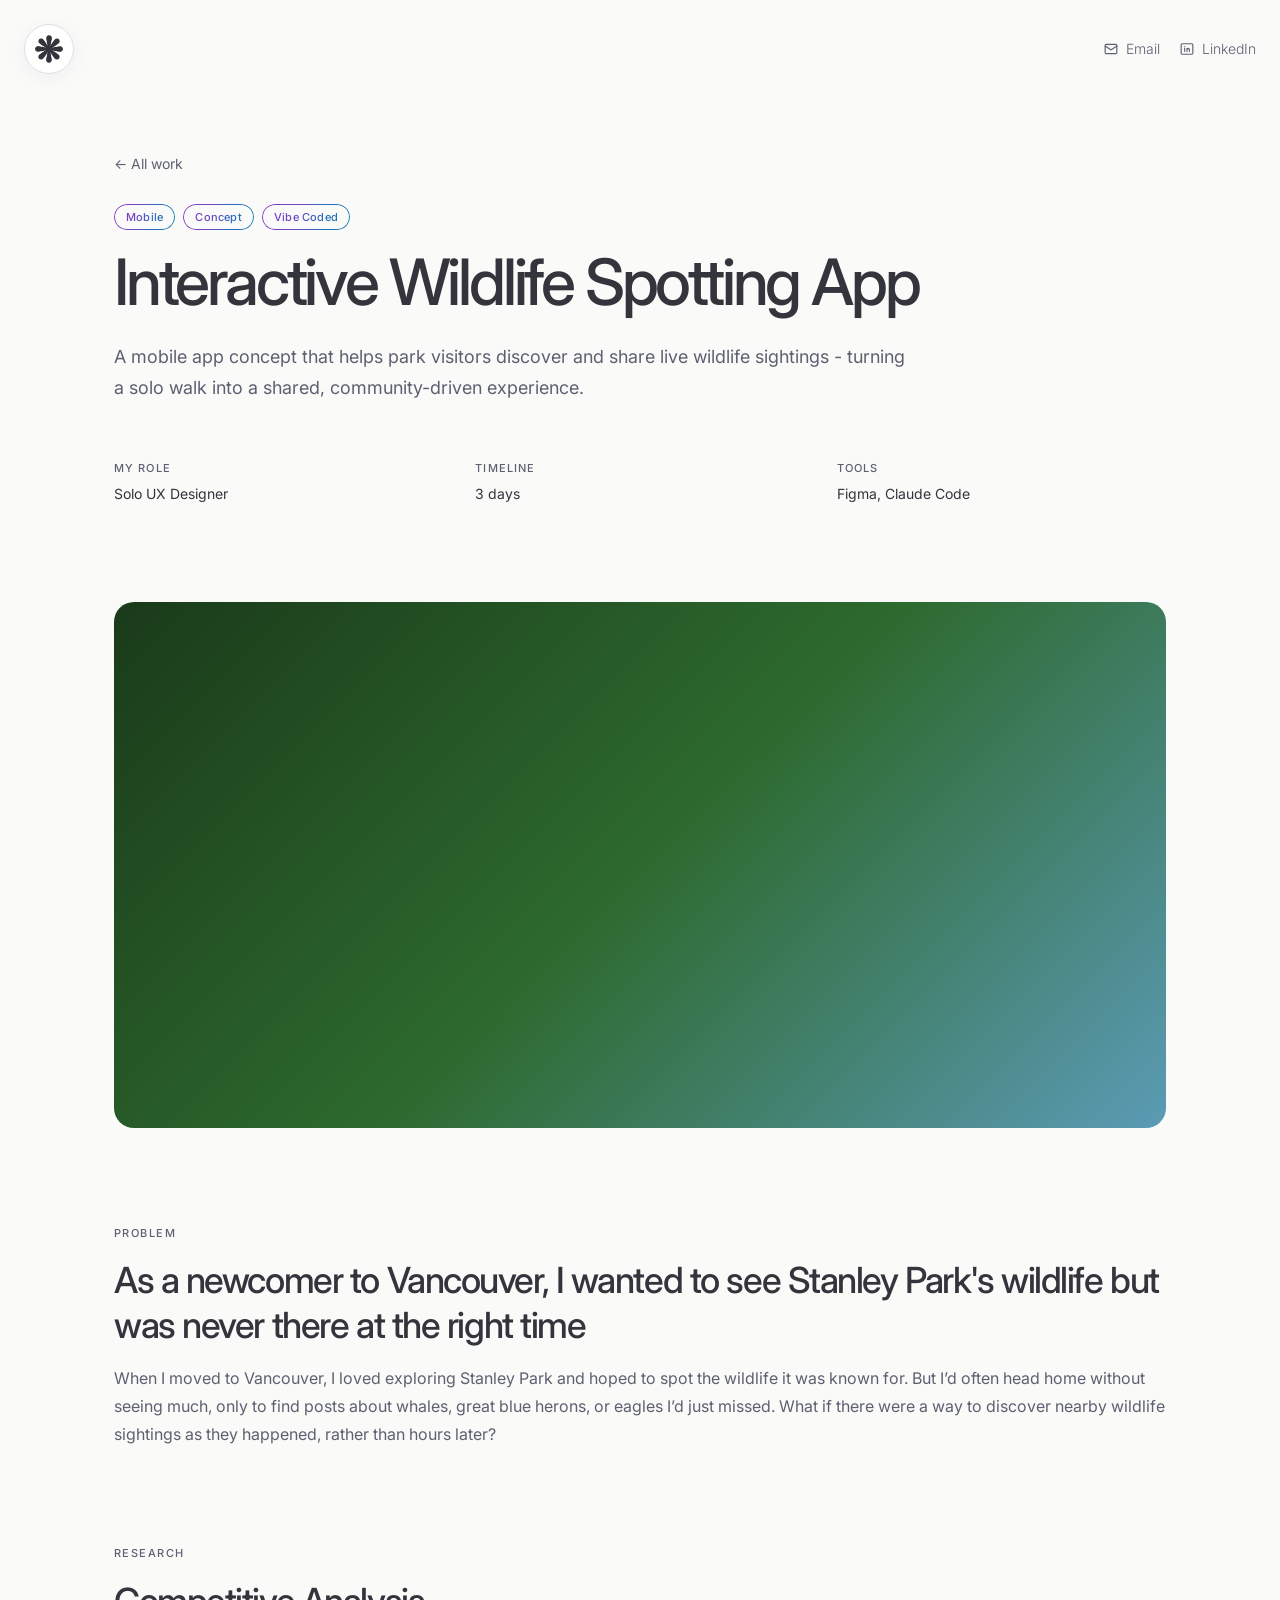
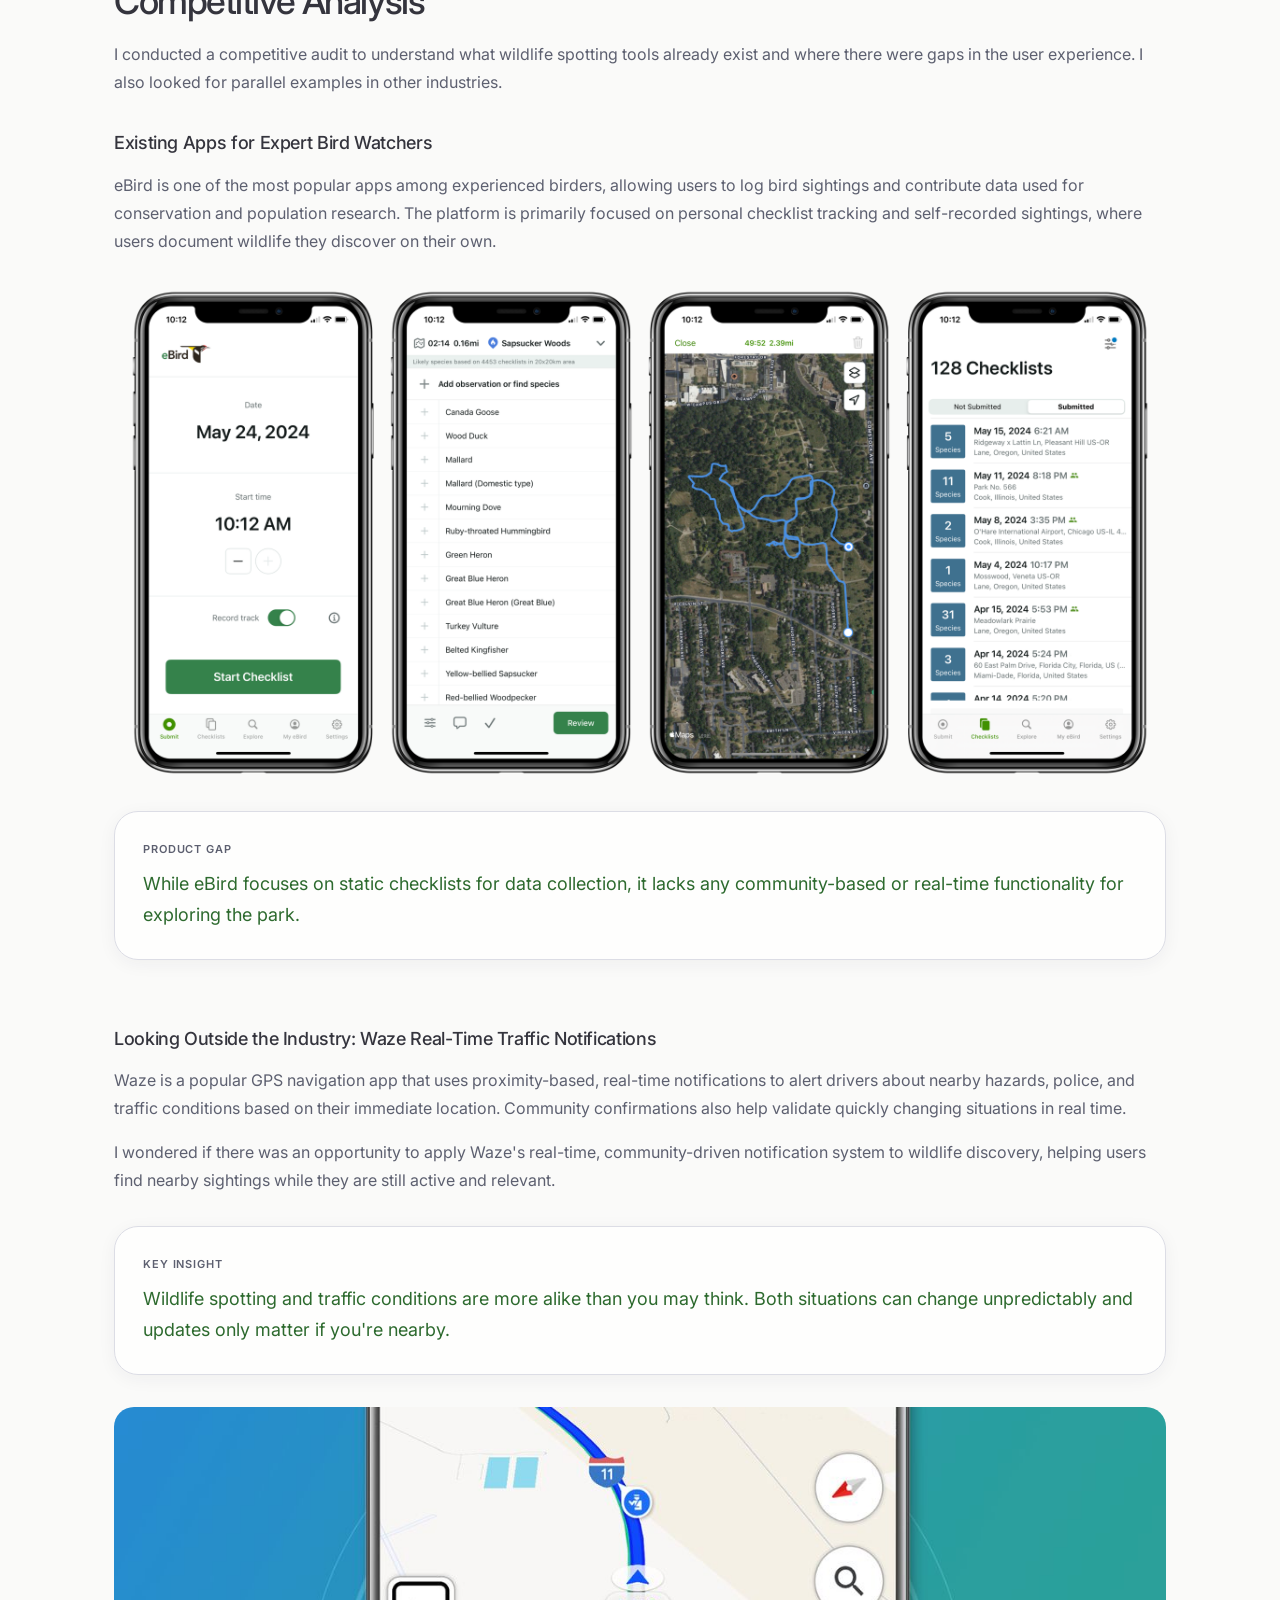
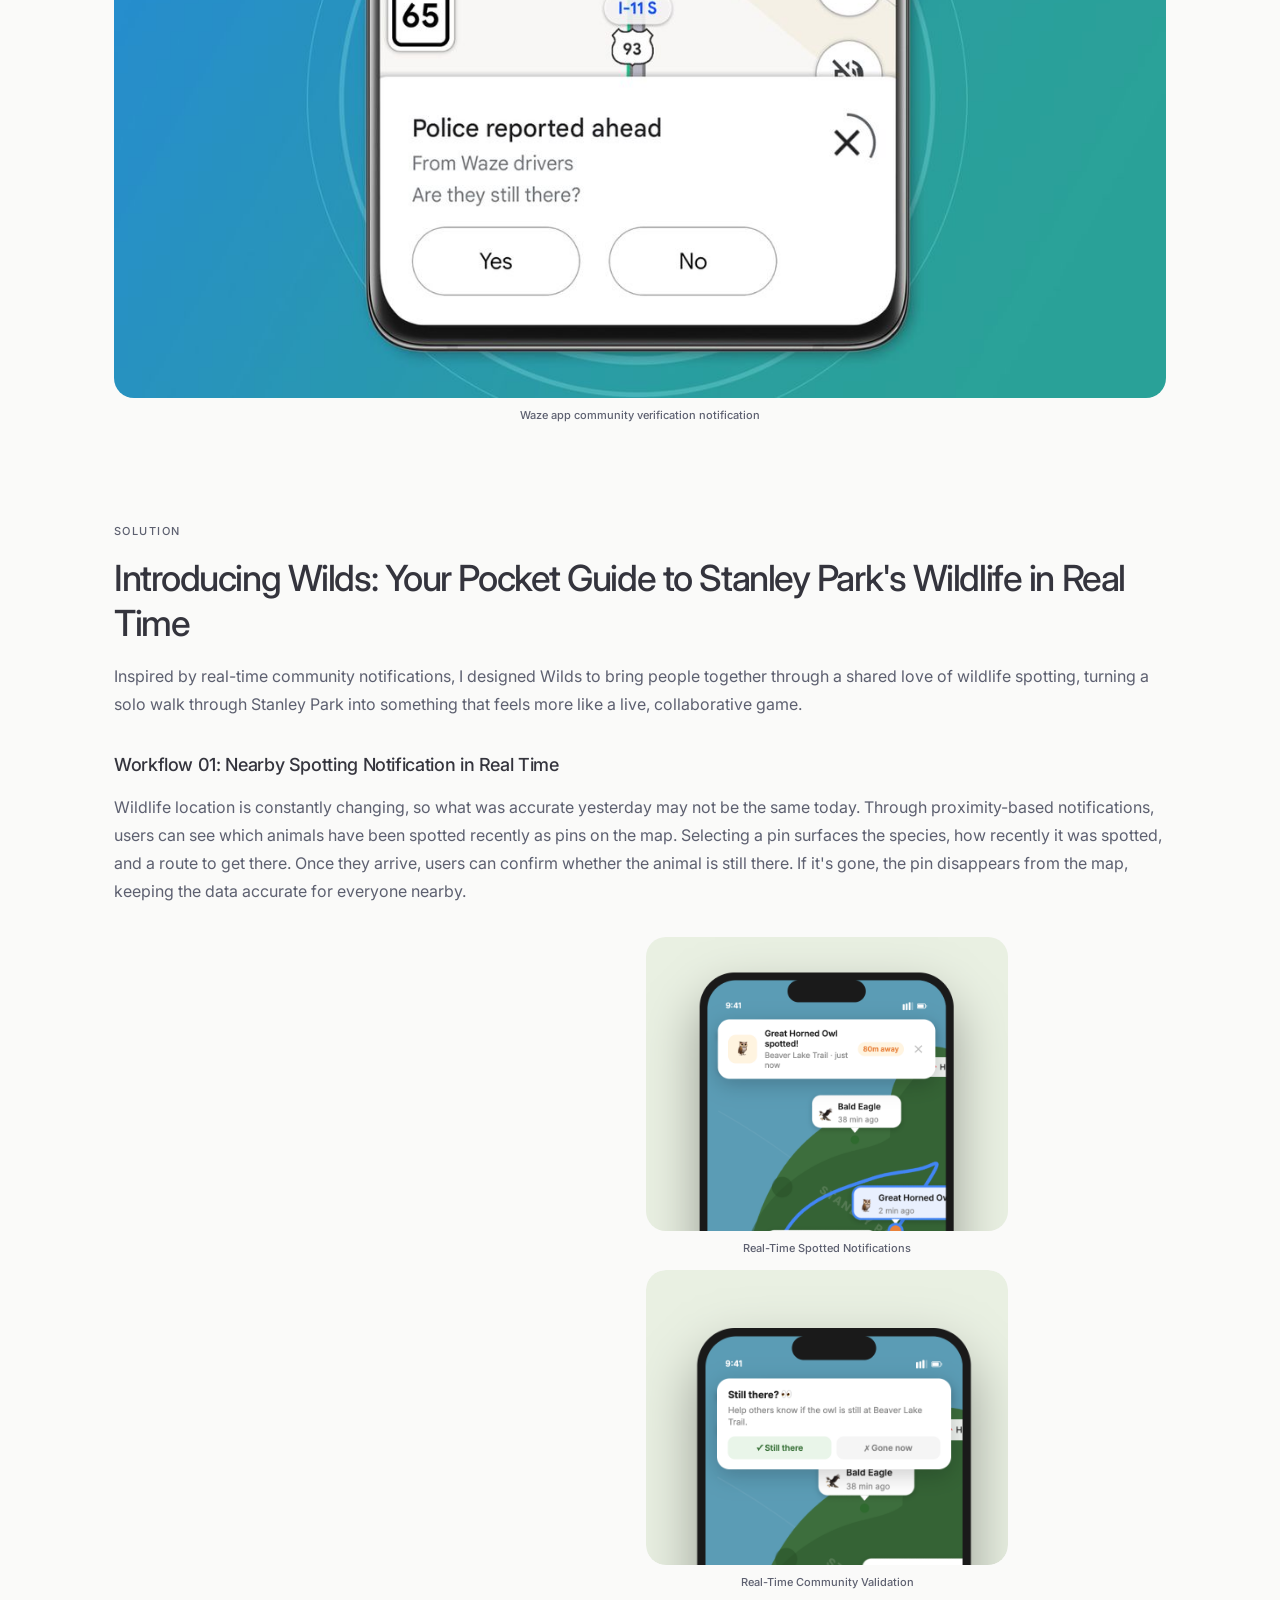
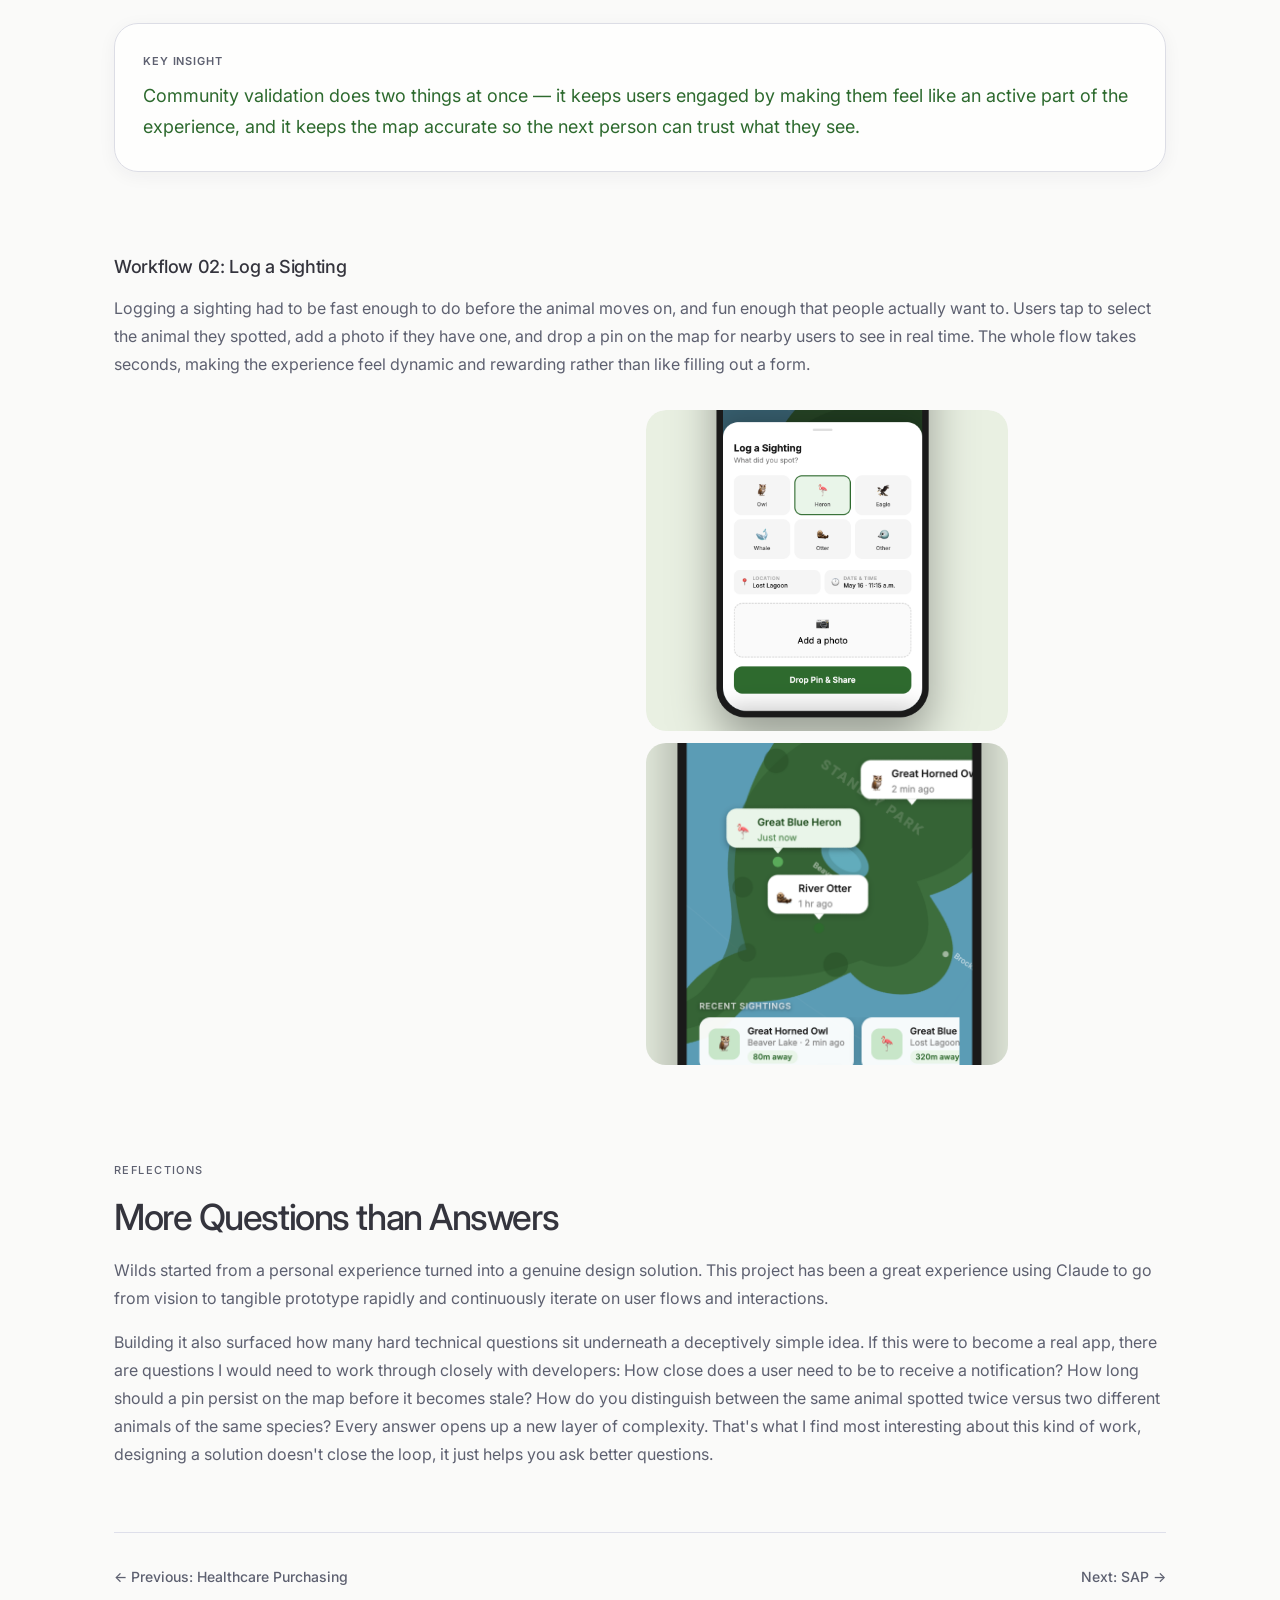
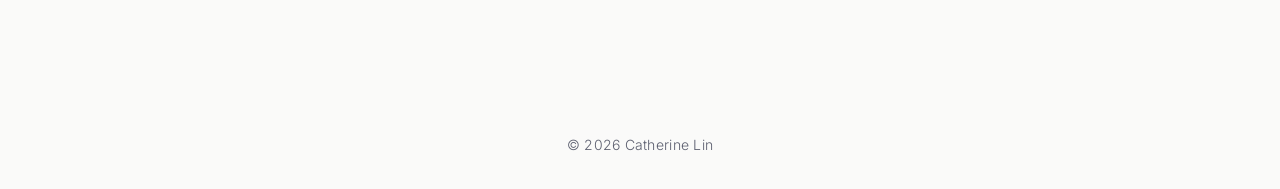
<file: case-study-4.html>
<!DOCTYPE html>
<html lang="en">
<head>
  <meta charset="UTF-8" />
  <meta name="viewport" content="width=device-width, initial-scale=1.0" />
  <title>Interactive Wildlife Spotting App — Catherine Lin</title>
  <link rel="icon" type="image/x-icon" href="favicon.ico?v=flower-2" />
  <link rel="stylesheet" href="styles.css" />
  <link rel="preconnect" href="https://fonts.googleapis.com" />
  <link rel="preconnect" href="https://fonts.gstatic.com" crossorigin />
  <link href="https://fonts.googleapis.com/css2?family=Inter:ital,wght@0,300;0,400;0,500;0,600;1,300&family=Ma+Shan+Zheng&display=swap" rel="stylesheet" />
  <style>
    .container { max-width: 1100px; }

    .cs-body img, .cs-hero-img {
      border-radius: 20px !important;
    }

    .cs-context-grid {
      display: block;
      margin-top: 0;
      margin-bottom: 0;
      padding-bottom: 0;
      border-bottom: none;
    }

    .cs-header {
      padding-top: calc(5rem + var(--space-8));
      padding-bottom: var(--space-8);
    }

    .cs-header .container { padding-inline: var(--space-3); }

    .cs-back {
      display: inline-flex;
      align-items: center;
      gap: var(--space-2);
      font-size: var(--text-sm);
      color: var(--clr-text-muted);
      margin-bottom: var(--space-6);
      transition: color var(--duration-fast);
    }

    .cs-back:hover { color: var(--clr-accent); }

    .cs-header h1 {
      font-family: var(--font);
      font-size: clamp(var(--text-2xl), 5vw, var(--text-4xl));
      line-height: var(--leading-tight);
      margin-bottom: var(--space-4);
    }

    .cs-header p.lead {
      font-size: var(--text-lg);
      color: var(--clr-text-muted);
      margin-bottom: var(--space-8);
    }

    .cs-meta {
      display: flex;
      flex-wrap: wrap;
      gap: var(--space-6);
      padding: var(--space-6) 0;
      border-top: 2px dashed var(--clr-border);
      border-bottom: 2px dashed var(--clr-border);
    }

    .cs-meta__item {
      display: flex;
      flex-direction: column;
      gap: var(--space-1);
    }

    .cs-meta__label {
      font-size: var(--text-xs);
      font-weight: 600;
      letter-spacing: 0.08em;
      text-transform: uppercase;
      color: var(--clr-text-muted);
    }

    .cs-meta__value {
      font-size: var(--text-sm);
      font-weight: 500;
    }

    .cs-hero-img {
      width: 100%;
      aspect-ratio: 16 / 8;
      object-fit: cover;
      border-radius: 20px;
      margin-block: var(--space-12);
      background: linear-gradient(135deg, #1a3a1a, #2d6a2e, #5b9bb5);
      display: flex;
      align-items: center;
      justify-content: center;
      color: rgba(255,255,255,0.6);
      font-size: var(--text-sm);
      font-weight: 600;
      letter-spacing: 0.06em;
      text-transform: uppercase;
    }

    .cs-body { padding-bottom: var(--space-20); }

    .cs-body .container { padding-inline: var(--space-3); }

    .cs-body h2 {
      font-family: var(--font);
      font-size: var(--text-2xl);
      line-height: var(--leading-tight);
      margin-top: var(--space-12);
      margin-bottom: var(--space-4);
    }

    .cs-eyebrow {
      display: block;
      font-size: var(--text-xs);
      font-weight: 500;
      letter-spacing: 0.08em;
      color: var(--clr-text-muted);
      margin-top: var(--space-20);
      margin-bottom: var(--space-2);
    }

    .cs-eyebrow + h2 { margin-top: 0; }

    .cs-body h3 {
      font-size: var(--text-lg);
      font-weight: 600;
      margin-top: var(--space-8);
      margin-bottom: var(--space-3);
    }

    .cs-body p {
      color: var(--clr-text-muted);
      margin-bottom: var(--space-4);
    }

    .cs-body p:last-child { margin-bottom: 0; }

    .callout {
      padding: var(--space-6);
      background: #f0f7f0;
      border-left: 4px solid #2d6a2e;
      border-radius: 4px 12px 8px 4px;
      margin-block: var(--space-8);
    }

    .callout p {
      font-size: var(--text-lg);
      font-style: italic;
      font-family: var(--font);
      color: #2d6a2e;
      margin: 0;
    }

    .outcome-grid {
      display: grid;
      grid-template-columns: repeat(3, 1fr);
      gap: var(--space-4);
      margin-block: var(--space-8);
    }

    .outcome {
      padding: var(--space-6);
      background: var(--clr-surface);
      border-radius: 20px;
      text-align: center;
    }

    .outcome__stat {
      font-family: var(--font);
      font-size: var(--text-3xl);
      color: #2d6a2e;
      line-height: 1;
      margin-bottom: var(--space-2);
    }

    .outcome__label {
      font-size: var(--text-xs);
      font-weight: 600;
      text-transform: uppercase;
      letter-spacing: 0.06em;
      color: var(--clr-text-muted);
    }

    @media (max-width: 640px) {
      .outcome-grid { grid-template-columns: 1fr; }
    }

    .img-placeholder {
      width: 100%;
      aspect-ratio: 16 / 9;
      background: var(--clr-surface);
      border-radius: 20px;
      display: flex;
      align-items: center;
      justify-content: center;
      color: var(--clr-text-muted);
      font-size: var(--text-sm);
      font-weight: 600;
      letter-spacing: 0.06em;
      text-transform: uppercase;
      margin-block: var(--space-8);
    }

    .cs-feature { margin-block: var(--space-12); }

    .cs-feature__header {
      display: flex;
      align-items: baseline;
      gap: var(--space-3);
      margin-bottom: var(--space-6);
    }

    .cs-feature__number {
      font-size: var(--text-xs);
      font-weight: 600;
      letter-spacing: 0.08em;
      color: var(--clr-border);
    }

    .cs-feature__title {
      font-size: var(--text-xl);
      font-weight: 400;
    }

    .cs-feature__columns {
      display: grid;
      grid-template-columns: 1fr 1fr;
      gap: var(--space-6);
    }

    .cs-feature__label {
      font-size: var(--text-xs);
      font-weight: 600;
      letter-spacing: 0.08em;
      text-transform: uppercase;
      margin-bottom: var(--space-3);
    }

    .cs-feature__side--problem .cs-feature__label { color: var(--clr-text-muted); }
    .cs-feature__side--solution .cs-feature__label { color: #2d6a2e; }

    .cs-feature__list {
      list-style: none;
      padding: 0;
      margin-bottom: var(--space-4);
    }

    .cs-feature__list li {
      font-size: var(--text-sm);
      color: var(--clr-text-muted);
      padding: var(--space-2) 0;
      padding-left: var(--space-6);
      position: relative;
      border-bottom: 1px solid var(--clr-border);
    }

    .cs-feature__list--problem li::before {
      content: '✗';
      position: absolute;
      left: 0;
      color: #c42010;
      font-weight: 600;
    }

    .cs-feature__list--solution li::before {
      content: '✓';
      position: absolute;
      left: 0;
      color: #2d6a2e;
      font-weight: 600;
    }

    @media (max-width: 640px) {
      .cs-feature__columns { grid-template-columns: 1fr; }
    }

    .cs-nav {
      display: flex;
      justify-content: space-between;
      padding-block: var(--space-8);
      border-top: 1px solid var(--clr-border);
      margin-top: var(--space-16);
    }

    .cs-nav a {
      font-size: var(--text-sm);
      font-weight: 500;
      color: var(--clr-text-muted);
      transition: color var(--duration-fast);
    }

    .cs-nav a:hover { color: var(--clr-accent); }
  </style>
  <link rel="stylesheet" href="case-study-refresh.css" />
  <link rel="stylesheet" href="flower-navigation.css" />
  <script src="flower-navigation.js" defer></script>
</head>
<body class="case-study-page wilds-case">

  <header class="about-header">
  <div class="flower-nav">
    <button class="flower-nav__button" type="button" aria-label="Open navigation" aria-expanded="false" aria-controls="flower-navigation">
      <img src="images/flower-mark.png" alt="" width="1080" height="1080" />
    </button>
    <div class="flower-nav__reveal">
  <nav class="nav" id="flower-navigation" aria-label="Primary">
    <button class="nav__toggle" aria-label="Toggle menu" aria-expanded="false">
      <span></span><span></span>
    </button>
    <ul class="nav__links" role="list">
      <li><a href="index.html">Home</a></li>
      <li><a href="about.html">About</a></li>
      <li><a href="https://drive.google.com/file/d/1LqSmASq2uleAcGcygVTEHOqNNZHfbQ-P/view?usp=sharing" target="_blank" rel="noopener">Resume</a></li>
    </ul>
  </nav>
    </div>
  </div>

      <div class="footer__links home__contact" role="navigation" aria-label="Contact">
        <a class="footer__link" href="mailto:catherinelinuxd@gmail.com" aria-label="Email">
          <svg width="14" height="14" viewBox="0 0 24 24" fill="none" stroke="currentColor" stroke-width="2" stroke-linecap="round" stroke-linejoin="round" aria-hidden="true"><rect x="2" y="4" width="20" height="16" rx="2"/><path d="m22 7-8.97 5.7a1.94 1.94 0 0 1-2.06 0L2 7"/></svg>
          <span>Email</span>
        </a>
        <a href="https://www.linkedin.com/in/catherine-lin12/" target="_blank" rel="noopener" class="footer__link" aria-label="LinkedIn">
          <svg width="14" height="14" viewBox="0 0 24 24" fill="none" stroke="currentColor" stroke-width="2" stroke-linecap="round" stroke-linejoin="round" aria-hidden="true"><rect x="2" y="3" width="20" height="18" rx="2"/><path d="M8 11v5M8 8v.01M12 16v-5M16 16v-3a2 2 0 0 0-4 0"/></svg>
          LinkedIn
        </a>
      </div>

  </header>

  <main>

    <!-- ── Case Study Header ── -->
    <header class="cs-header">
      <div class="container">
        <a href="index.html#work" class="cs-back">← All work</a>
        <div class="project__tags" style="margin-bottom: var(--space-4);">
          <span class="tag">Mobile</span>
          <span class="tag">Concept</span>
          <span class="tag">Vibe Coded</span>
        </div>
        <h1>Interactive Wildlife Spotting App</h1>
        <p class="lead">
          A mobile app concept that helps park visitors discover and share live wildlife sightings - turning a solo walk into a shared, community-driven experience.
        </p>
        <div class="cs-meta">
          <div class="cs-meta__item">
            <span class="cs-meta__label">My Role</span>
            <span class="cs-meta__value">Solo UX Designer</span>
          </div>
          <div class="cs-meta__item">
            <span class="cs-meta__label">Timeline</span>
            <span class="cs-meta__value">3 days</span>
          </div>
          <div class="cs-meta__item">
            <span class="cs-meta__label">Tools</span>
            <span class="cs-meta__value">Figma, Claude Code</span>
          </div>
        </div>
      </div>
    </header>

    <!-- ── Hero image ── -->
    <div class="container">
      <video class="cs-hero-img" src="images/wilds prototype 3.mov" autoplay loop muted playsinline aria-hidden="true" style="object-fit:cover;"></video>
    </div>

    <!-- ── Case Study Body ── -->
    <article class="cs-body">
      <div class="container">

        <!-- Problem -->
        <span class="cs-eyebrow">Problem</span>
        <h2>As a newcomer to Vancouver, I wanted to see Stanley Park's wildlife but was never there at the right time</h2>
        <p>When I moved to Vancouver, I loved exploring Stanley Park and hoped to spot the wildlife it was known for. But I’d often head home without seeing much, only to find posts about whales, great blue herons, or eagles I’d just missed. What if there were a way to discover nearby wildlife sightings as they happened, rather than hours later?</p>
        <!-- Research -->
        <span class="cs-eyebrow">Research</span>
        <h2>Competitive Analysis</h2>
        <p>I conducted a competitive audit to understand what wildlife spotting tools already exist and where there were gaps in the user experience. I also looked for parallel examples in other industries.</p>

        <h3>Existing Apps for Expert Bird Watchers</h3>
        <p>eBird is one of the most popular apps among experienced birders, allowing users to log bird sightings and contribute data used for conservation and population research. The platform is primarily focused on personal checklist tracking and self-recorded sightings, where users document wildlife they discover on their own.</p>

        <img src="images/e-bird.png" alt="Competitive audit matrix — iNaturalist, Merlin, AllTrails, eBird" style="width:100%; border-radius: 20px; margin-block: var(--space-8); display: block;">

        <div class="callout" style="margin-bottom: var(--space-16);">
          <p style="font-size: var(--text-xs); font-weight: 600; letter-spacing: 0.08em; text-transform: uppercase; color: #2d6a2e; font-style: normal; margin-bottom: var(--space-2);">Product Gap</p>
          <p>While eBird focuses on static checklists for data collection, it lacks any community-based or real-time functionality for exploring the park.</p>
        </div>

        <h3>Looking Outside the Industry: Waze Real-Time Traffic Notifications</h3>
        <p>Waze is a popular GPS navigation app that uses proximity-based, real-time notifications to alert drivers about nearby hazards, police, and traffic conditions based on their immediate location. Community confirmations also help validate quickly changing situations in real time.</p>
        <p>I wondered if there was an opportunity to apply Waze's real-time, community-driven notification system to wildlife discovery, helping users find nearby sightings while they are still active and relevant.</p>
        <div class="callout">
          <p style="font-size: var(--text-xs); font-weight: 600; letter-spacing: 0.08em; text-transform: uppercase; color: #2d6a2e; font-style: normal; margin-bottom: var(--space-2);">Key Insight</p>
          <p>Wildlife spotting and traffic conditions are more alike than you may think. Both situations can change unpredictably and updates only matter if you're nearby.</p>
        </div>

        <img src="images/waze.jpg" alt="Waze as reference model — real-time alerts, community reporting, verification loop" style="width:100%; border-radius: 20px; margin-top: var(--space-8); margin-bottom: var(--space-2); display: block;">
        <p style="font-size: var(--text-xs); font-weight: 500; color: var(--clr-text-muted); text-align: center; margin-bottom: var(--space-8);">Waze app community verification notification</p>

        <!-- Solution -->
        <span class="cs-eyebrow">Solution</span>
        <h2>Introducing Wilds: Your Pocket Guide to Stanley Park's Wildlife in Real Time</h2>
        <p>Inspired by real-time community notifications, I designed Wilds to bring people together through a shared love of wildlife spotting, turning a solo walk through Stanley Park into something that feels more like a live, collaborative game.</p>

        <h3>Workflow 01: Nearby Spotting Notification in Real Time</h3>
        <p>Wildlife location is constantly changing, so what was accurate yesterday may not be the same today. Through proximity-based notifications, users can see which animals have been spotted recently as pins on the map. Selecting a pin surfaces the species, how recently it was spotted, and a route to get there. Once they arrive, users can confirm whether the animal is still there. If it's gone, the pin disappears from the map, keeping the data accurate for everyone nearby.</p>
        <div style="display: grid; grid-template-columns: 1fr 1fr; gap: var(--space-3); margin-block: var(--space-8); aspect-ratio: 9/8; max-width: 70%; margin-inline: auto;">
          <div style="overflow: hidden; border-radius: 20px;">
            <video src="images/wilds prototype 3.mov" autoplay loop muted playsinline style="width: 100%; height: calc(100% + 30px); object-fit: cover; display: block; margin-top: -15px;"></video>
          </div>
          <div style="display: flex; flex-direction: column; gap: var(--space-3);">
            <div style="flex: 1; display: flex; flex-direction: column; gap: var(--space-2);">
              <div style="flex: 1; overflow: hidden; border-radius: 20px;">
                <img src="images/spotting notif 2.png" alt="Spotted notification" style="width: 100%; height: 100%; object-fit: cover; display: block; transform: scale(1.08); transform-origin: center;">
              </div>
              <span style="font-size: var(--text-xs); font-weight: 500; color: var(--clr-text-muted); text-align: center; flex-shrink: 0;">Real-Time Spotted Notifications</span>
            </div>
            <div style="flex: 1; display: flex; flex-direction: column; gap: var(--space-2);">
              <div style="flex: 1; overflow: hidden; border-radius: 20px;">
                <img src="images/Still there notif.png" alt="Still there notification" style="width: 100%; height: 100%; object-fit: cover; display: block;">
              </div>
              <span style="font-size: var(--text-xs); font-weight: 500; color: var(--clr-text-muted); text-align: center; flex-shrink: 0;">Real-Time Community Validation</span>
            </div>
          </div>
        </div>
        <div class="callout">
          <p style="font-size: var(--text-xs); font-weight: 600; letter-spacing: 0.08em; text-transform: uppercase; color: #2d6a2e; font-style: normal; margin-bottom: var(--space-2);">Key Insight</p>
          <p>Community validation does two things at once — it keeps users engaged by making them feel like an active part of the experience, and it keeps the map accurate so the next person can trust what they see.</p>
        </div>

        <h3 style="margin-top: var(--space-20);">Workflow 02: Log a Sighting</h3>
        <p>Logging a sighting had to be fast enough to do before the animal moves on, and fun enough that people actually want to. Users tap to select the animal they spotted, add a photo if they have one, and drop a pin on the map for nearby users to see in real time. The whole flow takes seconds, making the experience feel dynamic and rewarding rather than like filling out a form.</p>
        <div style="display: grid; grid-template-columns: 1fr 1fr; gap: var(--space-3); margin-block: var(--space-8); aspect-ratio: 9/8; max-width: 70%; margin-inline: auto;">
          <div style="margin: 0; height: 100%; border-radius: 20px; overflow: hidden;">
            <video src="images/WIlds_Sighting.mov" autoplay loop muted playsinline style="width: 100%; height: 100%; object-fit: cover; display: block;"></video>
          </div>
          <div style="display: flex; flex-direction: column; gap: var(--space-3); height: 100%;">
            <div style="margin: 0; aspect-ratio: unset; flex: 1; border-radius: 20px; overflow: hidden;">
              <img src="images/SIghting_Modal.png" alt="Sighting modal" style="width: 100%; height: 100%; object-fit: cover; display: block;">
            </div>
            <div style="margin: 0; aspect-ratio: unset; flex: 1; border-radius: 20px; overflow: hidden;">
              <img src="images/New Pin Dropped.png" alt="New pin dropped" style="width: 100%; height: 100%; object-fit: cover; display: block; transform: scale(1.3); transform-origin: center 0%;">
            </div>
          </div>
        </div>

        <!-- Reflections -->
        <span class="cs-eyebrow">Reflections</span>
        <h2>More Questions than Answers</h2>
        <p>Wilds started from a personal experience turned into a genuine design solution. This project has been a great experience using Claude to go from vision to tangible prototype rapidly and continuously iterate on user flows and interactions.</p>
        <p>Building it also surfaced how many hard technical questions sit underneath a deceptively simple idea. If this were to become a real app, there are questions I would need to work through closely with developers: How close does a user need to be to receive a notification? How long should a pin persist on the map before it becomes stale? How do you distinguish between the same animal spotted twice versus two different animals of the same species? Every answer opens up a new layer of complexity. That's what I find most interesting about this kind of work, designing a solution doesn't close the loop, it just helps you ask better questions.</p>

        <!-- Next / prev project navigation -->
        <nav class="cs-nav" aria-label="Project navigation">
          <a href="case-study-3.html?v=project-order-2">← Previous: Healthcare Purchasing</a>
          <a href="case-study-2.html?v=project-order-2">Next: SAP →</a>
        </nav>

      </div>
    </article>

  </main>

  <footer class="footer">
    <div class="container footer__inner">
      <p>&copy; 2026 Catherine Lin</p>
    </div>
  </footer>

  <script src="script.js"></script>
</body>
</html>
</file>
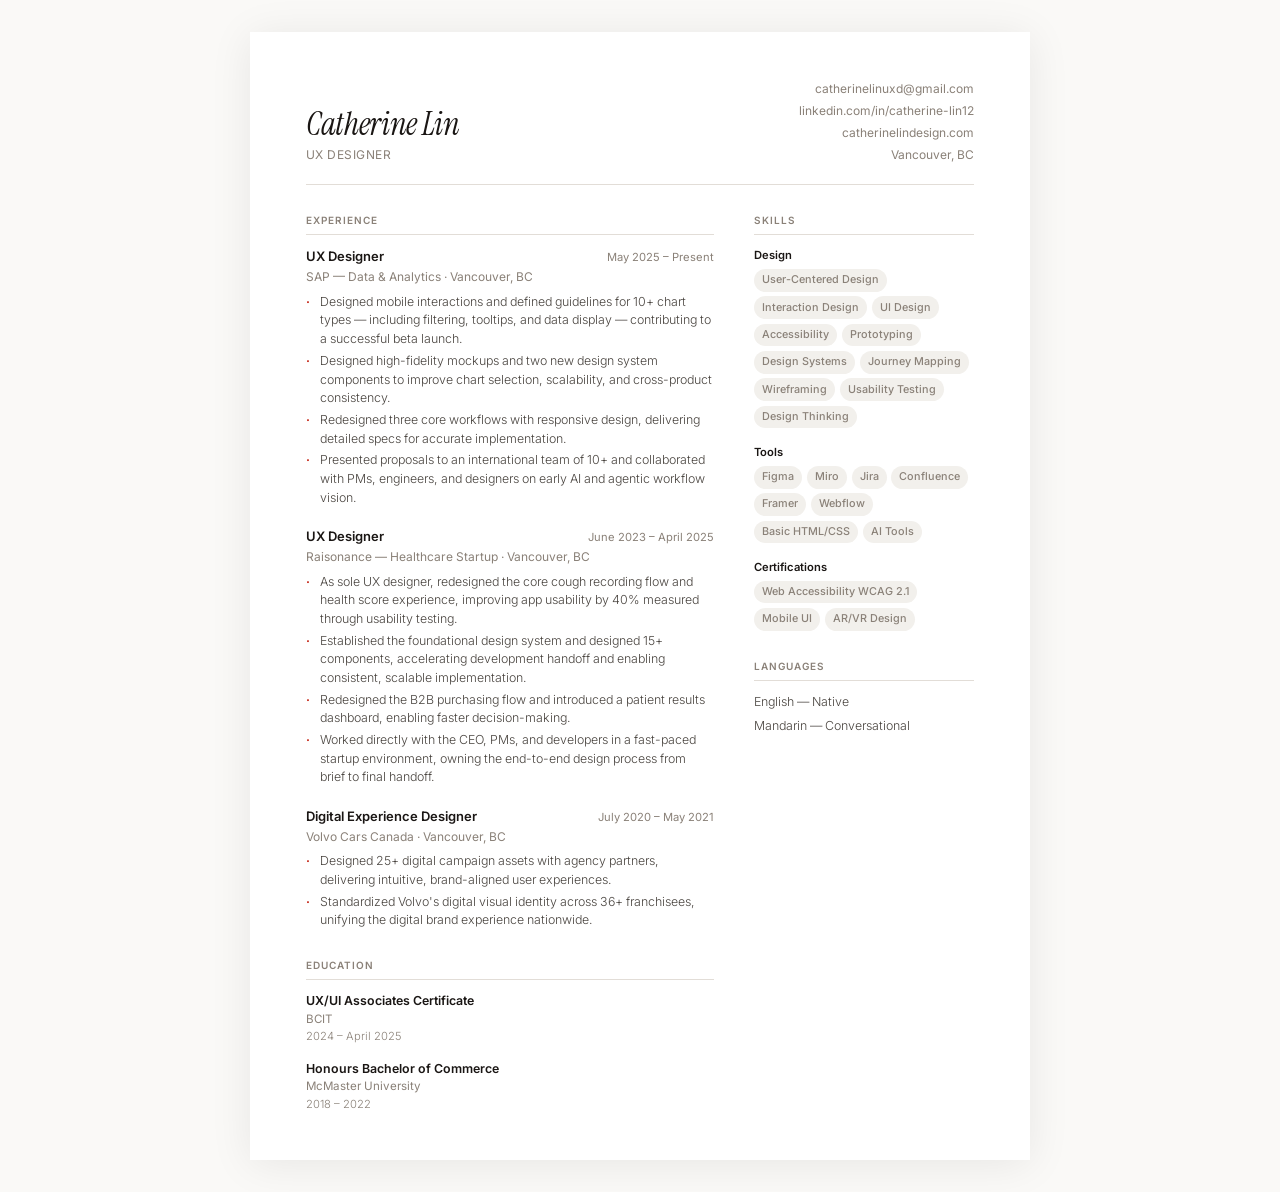
<file: resume.html>
<!DOCTYPE html>
<html lang="en">
<head>
  <meta charset="UTF-8" />
  <meta name="viewport" content="width=device-width, initial-scale=1.0" />
  <title>Catherine Lin — Resume</title>
  <link rel="preconnect" href="https://fonts.googleapis.com" />
  <link rel="preconnect" href="https://fonts.gstatic.com" crossorigin />
  <link href="https://fonts.googleapis.com/css2?family=Inter:ital,wght@0,300;0,400;0,500;0,600;1,300&family=Instrument+Serif:ital@1&display=swap" rel="stylesheet" />
  <style>
    *, *::before, *::after { box-sizing: border-box; margin: 0; padding: 0; }

    :root {
      --clr-bg:         #faf9f7;
      --clr-surface:    #f2f0ec;
      --clr-text:       #1a1614;
      --clr-muted:      #8a8178;
      --clr-border:     #e2ddd7;
      --clr-accent:     #c42010;
      --font:           'Inter', system-ui, sans-serif;
      --font-serif:     'Instrument Serif', serif;
    }

    @media print {
      body { background: #fff; }
      .page { box-shadow: none; }
    }

    body {
      font-family: var(--font);
      background: var(--clr-bg);
      color: var(--clr-text);
      padding: 2rem;
      font-size: 0.8125rem;
      line-height: 1.5;
      -webkit-print-color-adjust: exact;
      print-color-adjust: exact;
    }

    .page {
      max-width: 780px;
      margin: 0 auto;
      background: #fff;
      padding: 3rem 3.5rem;
      box-shadow: 0 4px 40px rgba(0,0,0,0.08);
    }

    /* ── Header ── */
    .header {
      display: flex;
      justify-content: space-between;
      align-items: flex-end;
      padding-bottom: 1.25rem;
      border-bottom: 1px solid var(--clr-border);
      margin-bottom: 1.75rem;
    }

    .header__name {
      font-family: var(--font-serif);
      font-style: italic;
      font-size: 2rem;
      font-weight: 400;
      letter-spacing: -0.01em;
      line-height: 1;
    }

    .header__title {
      font-size: 0.75rem;
      font-weight: 400;
      color: var(--clr-muted);
      margin-top: 0.35rem;
      letter-spacing: 0.04em;
      text-transform: uppercase;
    }

    .header__contact {
      text-align: right;
      display: flex;
      flex-direction: column;
      gap: 0.25rem;
    }

    .header__contact a,
    .header__contact span {
      font-size: 0.75rem;
      color: var(--clr-muted);
      text-decoration: none;
    }

    .header__contact a:hover { color: var(--clr-accent); }

    /* ── Layout ── */
    .body {
      display: grid;
      grid-template-columns: 1fr 220px;
      gap: 2.5rem;
    }

    /* ── Sections ── */
    .section { margin-bottom: 1.75rem; }
    .section:last-child { margin-bottom: 0; }

    .section__label {
      font-size: 0.625rem;
      font-weight: 600;
      letter-spacing: 0.1em;
      text-transform: uppercase;
      color: var(--clr-muted);
      margin-bottom: 0.75rem;
      padding-bottom: 0.4rem;
      border-bottom: 1px solid var(--clr-border);
    }

    /* ── Experience ── */
    .experience { margin-bottom: 1.25rem; }
    .experience:last-child { margin-bottom: 0; }

    .experience__header {
      display: flex;
      justify-content: space-between;
      align-items: baseline;
      margin-bottom: 0.1rem;
    }

    .experience__title {
      font-size: 0.8125rem;
      font-weight: 600;
      color: var(--clr-text);
    }

    .experience__date {
      font-size: 0.7rem;
      color: var(--clr-muted);
      font-weight: 400;
      white-space: nowrap;
    }

    .experience__company {
      font-size: 0.75rem;
      color: var(--clr-muted);
      margin-bottom: 0.4rem;
    }

    .experience__bullets {
      list-style: none;
      padding: 0;
      display: flex;
      flex-direction: column;
      gap: 0.2rem;
    }

    .experience__bullets li {
      font-size: 0.775rem;
      color: #4a4540;
      padding-left: 0.9rem;
      position: relative;
      font-weight: 300;
    }

    .experience__bullets li::before {
      content: '·';
      position: absolute;
      left: 0;
      color: var(--clr-accent);
      font-weight: 600;
    }

    /* ── Sidebar ── */
    .sidebar .section__label { }

    .skill-group { margin-bottom: 1rem; }
    .skill-group:last-child { margin-bottom: 0; }

    .skill-group__title {
      font-size: 0.7rem;
      font-weight: 600;
      color: var(--clr-text);
      margin-bottom: 0.3rem;
    }

    .skill-group__items {
      display: flex;
      flex-wrap: wrap;
      gap: 0.3rem;
    }

    .skill {
      font-size: 0.675rem;
      font-weight: 500;
      background: var(--clr-surface);
      color: var(--clr-muted);
      padding: 0.2rem 0.5rem;
      border-radius: 20px;
    }

    /* ── Education ── */
    .edu { margin-bottom: 0.9rem; }
    .edu:last-child { margin-bottom: 0; }

    .edu__degree {
      font-size: 0.775rem;
      font-weight: 600;
      color: var(--clr-text);
    }

    .edu__school {
      font-size: 0.725rem;
      color: var(--clr-muted);
    }

    .edu__date {
      font-size: 0.7rem;
      color: var(--clr-muted);
      font-weight: 300;
    }
  </style>
  <link rel="icon" type="image/x-icon" href="favicon.ico?v=flower-2" />
</head>
<body>
  <div class="page">

    <!-- ============================================================
         HEADER — Edit your name, title, and contact info here
         ============================================================ -->
    <header class="header">
      <div>
        <!-- Your name (displays in italic serif font) -->
        <p class="header__name">Catherine Lin</p>
        <!-- Your job title, shown in small caps below your name -->
        <p class="header__title">UX Designer</p>
      </div>
      <div class="header__contact">
        <!-- Contact links — replace the href AND visible text for each -->
        <a href="mailto:catherinelinuxd@gmail.com">catherinelinuxd@gmail.com</a>
        <a href="https://www.linkedin.com/in/catherine-lin12/" target="_blank">linkedin.com/in/catherine-lin12</a>
        <a href="https://catherinelindesign.com/" target="_blank">catherinelindesign.com</a>
        <!-- Plain text for location (not a link) -->
        <span>Vancouver, BC</span>
      </div>
    </header>

    <div class="body">

      <!-- Main column (left side) -->
      <main>

        <!-- ============================================================
             EXPERIENCE — Add, remove, or edit jobs here.
             Copy one entire <div class="experience">...</div> block
             to add a new job. Delete a block to remove a job.
             ============================================================ -->
        <section class="section">
          <p class="section__label">Experience</p>

          <!-- Job 1 (most recent) -->
          <div class="experience">
            <div class="experience__header">
              <!-- Your job title -->
              <span class="experience__title">UX Designer</span>
              <!-- Date range, e.g. "Jan 2025 – Present" -->
              <span class="experience__date">May 2025 – Present</span>
            </div>
            <!-- Company name · City, Province -->
            <p class="experience__company">SAP — Data &amp; Analytics · Vancouver, BC</p>
            <ul class="experience__bullets">
              <!-- Each <li> is one bullet point. Aim for 2–4 per role. -->
              <li>Designed mobile interactions and defined guidelines for 10+ chart types — including filtering, tooltips, and data display — contributing to a successful beta launch.</li>
              <li>Designed high-fidelity mockups and two new design system components to improve chart selection, scalability, and cross-product consistency.</li>
              <li>Redesigned three core workflows with responsive design, delivering detailed specs for accurate implementation.</li>
              <li>Presented proposals to an international team of 10+ and collaborated with PMs, engineers, and designers on early AI and agentic workflow vision.</li>
            </ul>
          </div>

          <!-- Job 2 -->
          <div class="experience">
            <div class="experience__header">
              <span class="experience__title">UX Designer</span>
              <span class="experience__date">June 2023 – April 2025</span>
            </div>
            <p class="experience__company">Raisonance — Healthcare Startup · Vancouver, BC</p>
            <ul class="experience__bullets">
              <li>As sole UX designer, redesigned the core cough recording flow and health score experience, improving app usability by 40% measured through usability testing.</li>
              <li>Established the foundational design system and designed 15+ components, accelerating development handoff and enabling consistent, scalable implementation.</li>
              <li>Redesigned the B2B purchasing flow and introduced a patient results dashboard, enabling faster decision-making.</li>
              <li>Worked directly with the CEO, PMs, and developers in a fast-paced startup environment, owning the end-to-end design process from brief to final handoff.</li>
            </ul>
          </div>

          <!-- Job 3 -->
          <div class="experience">
            <div class="experience__header">
              <span class="experience__title">Digital Experience Designer</span>
              <span class="experience__date">July 2020 – May 2021</span>
            </div>
            <p class="experience__company">Volvo Cars Canada · Vancouver, BC</p>
            <ul class="experience__bullets">
              <li>Designed 25+ digital campaign assets with agency partners, delivering intuitive, brand-aligned user experiences.</li>
              <li>Standardized Volvo's digital visual identity across 36+ franchisees, unifying the digital brand experience nationwide.</li>
            </ul>
          </div>

        </section>

        <!-- ============================================================
             EDUCATION — Add, remove, or edit degrees here.
             Copy one <div class="edu">...</div> block to add an entry.
             ============================================================ -->
        <section class="section">
          <p class="section__label">Education</p>

          <!-- Degree 1 (most recent) -->
          <div class="edu">
            <!-- Your degree or diploma name -->
            <p class="edu__degree">UX/UI Associates Certificate</p>
            <!-- School name -->
            <p class="edu__school">BCIT</p>
            <!-- Graduation year or range -->
            <p class="edu__date">2024 – April 2025</p>
          </div>

          <!-- Degree 2 -->
          <div class="edu">
            <p class="edu__degree">Honours Bachelor of Commerce</p>
            <p class="edu__school">McMaster University</p>
            <p class="edu__date">2018 – 2022</p>
          </div>

        </section>

      </main>

      <!-- ============================================================
           SIDEBAR (right column) — Skills and Languages
           ============================================================ -->
      <aside class="sidebar">

        <!-- ── SKILLS ──────────────────────────────────────────────
             Each skill-group is a category (Design, Research, Tools).
             Add or remove <span class="skill">...</span> tags to
             change individual skills within a group.
             To add a new category, copy an entire skill-group block.
             ──────────────────────────────────────────────────────── -->
        <section class="section">
          <p class="section__label">Skills</p>

          <!-- Skill category 1 -->
          <div class="skill-group">
            <p class="skill-group__title">Design</p>
            <div class="skill-group__items">
              <span class="skill">User-Centered Design</span>
              <span class="skill">Interaction Design</span>
              <span class="skill">UI Design</span>
              <span class="skill">Accessibility</span>
              <span class="skill">Prototyping</span>
              <span class="skill">Design Systems</span>
              <span class="skill">Journey Mapping</span>
              <span class="skill">Wireframing</span>
              <span class="skill">Usability Testing</span>
              <span class="skill">Design Thinking</span>
            </div>
          </div>

          <!-- Skill category 2 -->
          <div class="skill-group">
            <p class="skill-group__title">Tools</p>
            <div class="skill-group__items">
              <span class="skill">Figma</span>
              <span class="skill">Miro</span>
              <span class="skill">Jira</span>
              <span class="skill">Confluence</span>
              <span class="skill">Framer</span>
              <span class="skill">Webflow</span>
              <span class="skill">Basic HTML/CSS</span>
              <span class="skill">AI Tools</span>
            </div>
          </div>

          <!-- Skill category 3 -->
          <div class="skill-group">
            <p class="skill-group__title">Certifications</p>
            <div class="skill-group__items">
              <span class="skill">Web Accessibility WCAG 2.1</span>
              <span class="skill">Mobile UI</span>
              <span class="skill">AR/VR Design</span>
            </div>
          </div>

        </section>

        <!-- ── LANGUAGES ────────────────────────────────────────────
             Edit the text inside each <span> to change languages.
             Common proficiency levels: Native, Fluent, Conversational, Basic
             ──────────────────────────────────────────────────────── -->
        <section class="section">
          <p class="section__label">Languages</p>
          <div class="skill-group__items" style="flex-direction: column; gap: 0.3rem;">
            <span style="font-size: 0.775rem; font-weight: 300; color: #4a4540;">English — Native</span>
            <span style="font-size: 0.775rem; font-weight: 300; color: #4a4540;">Mandarin — Conversational</span>
          </div>
        </section>

      </aside>

    </div>
  </div>
</body>
</html>
</file>
<file: styles.css>
/* ─────────────────────────────────────────────────────────
   Design Tokens
   ─────────────────────────────────────────────────────────
   To change colours, fonts, or spacing — edit these values.
   ───────────────────────────────────────────────────────── */
:root {
  /* Colours */
  --clr-bg:           #faf9f7;   /* page background */
  --clr-surface:      #f2f0ec;   /* subtle card / section tint */
  --clr-text:         #1a1614;   /* primary text */
  --clr-text-muted:   #8a8178;   /* secondary / label text */
  --clr-accent:       #1a1614;
  --clr-border:       #e2ddd7;   /* dividers and outlines */

  /* Typography */
  --font: 'Inter', system-ui, sans-serif;

  --text-xs:   0.6875rem;  /* 11px */
  --text-sm:   0.875rem;   /* 14px */
  --text-base: 1rem;       /* 16px */
  --text-lg:   1.125rem;   /* 18px */
  --text-xl:   1.375rem;   /* 22px */
  --text-2xl:  1.75rem;    /* 28px */
  --text-3xl:  2.25rem;    /* 36px */
  --text-4xl:  3rem;       /* 48px */
  --text-5xl:  4rem;       /* 64px */

  /* Spacing */
  --space-1:  0.25rem;
  --space-2:  0.5rem;
  --space-3:  0.75rem;
  --space-4:  1rem;
  --space-5:  1.25rem;
  --space-6:  1.5rem;
  --space-8:  2rem;
  --space-10: 2.5rem;
  --space-12: 3rem;
  --space-16: 4rem;
  --space-20: 5rem;
  --space-24: 6rem;

  /* Layout */
  --container-max:    1200px;
  --container-narrow: 660px;

  /* Animation */
  --ease: cubic-bezier(0.16, 1, 0.3, 1);
  --t-fast: 140ms;
  --t-base: 220ms;
  --t-slow: 380ms;
}

/* ─────────────────────────────────────────────────────────
   Reset
   ───────────────────────────────────────────────────────── */
*, *::before, *::after { box-sizing: border-box; margin: 0; padding: 0; }
html { scroll-behavior: smooth; -webkit-text-size-adjust: 100%; }

body {
  font-family: var(--font);
  font-size: var(--text-base);
  line-height: 1.7;
  color: var(--clr-text);
  background: var(--clr-bg);
  -webkit-font-smoothing: antialiased;
}

img, svg { display: block; max-width: 100%; }
a { color: inherit; text-decoration: none; }
ul, ol { list-style: none; }
h2 { font-family: 'Inter', sans-serif; }
button { cursor: pointer; background: none; border: none; font: inherit; }

:focus-visible { outline: 1.5px solid var(--clr-text); outline-offset: 3px; }
:focus:not(:focus-visible) { outline: none; }

/* ─────────────────────────────────────────────────────────
   Layout
   ───────────────────────────────────────────────────────── */
.container {
  width: 100%;
  max-width: var(--container-max);
  margin-inline: auto;
  padding-inline: var(--space-6);
}

@media (max-width: 640px) {
  .container {
    padding-inline: var(--space-4);
  }
}

.container--narrow { max-width: var(--container-narrow); }

.container--split {
  display: grid;
  grid-template-columns: 1fr 1fr;
  gap: var(--space-16);
  align-items: start;
}

@media (max-width: 768px) {
  .container--split { grid-template-columns: 1fr; gap: var(--space-12); }
}

/* ─────────────────────────────────────────────────────────
   Typography helpers
   ───────────────────────────────────────────────────────── */
.label {
  display: block;
  font-size: var(--text-xs);
  font-weight: 500;
  letter-spacing: 0.02em;
  color: var(--clr-text-muted);
  margin-bottom: var(--space-3);
}

.section__header { margin-bottom: var(--space-16); }

.section__header h2 {
  font-size: clamp(var(--text-2xl), 3.5vw, var(--text-3xl));
  font-weight: 300;
  font-family: 'Inter', sans-serif;
  letter-spacing: -0.02em;
  line-height: 1.15;
}

.section__desc {
  margin-top: var(--space-4);
  font-size: var(--text-base);
  font-weight: 300;
  color: var(--clr-text-muted);
  line-height: 1.75;
}

/* ─────────────────────────────────────────────────────────
   Buttons
   ───────────────────────────────────────────────────────── */
.btn {
  display: inline-flex;
  align-items: center;
  gap: var(--space-2);
  padding: 0.65rem 1.5rem;
  font-size: var(--text-xs);
  font-weight: 500;
  letter-spacing: 0.02em;
  border: 1px solid var(--clr-text);
  background: var(--clr-text);
  color: var(--clr-bg);
  border-radius: 999px;
  transition: background var(--t-fast), color var(--t-fast);
}

.btn:hover { background: #333; border-color: #333; }
.btn:active { background: #000; }

.btn--ghost {
  background: transparent;
  color: var(--clr-text);
}

.btn--ghost:hover { background: var(--clr-text); color: var(--clr-bg); }
.btn--full { width: 100%; justify-content: center; }

/* ─────────────────────────────────────────────────────────
   Navigation
   ───────────────────────────────────────────────────────── */
.nav {
  position: fixed;
  inset-block-start: 0;
  inset-inline: 0;
  z-index: 100;
  display: flex;
  align-items: center;
  justify-content: space-between;
  padding: var(--space-2) max(var(--space-3), calc((100% - var(--container-max)) / 2 + var(--space-3)));
  background: rgba(250,249,247,0.9);
  backdrop-filter: blur(12px);
  -webkit-backdrop-filter: blur(12px);
  border-bottom: 1px solid transparent;
  transition: border-color var(--t-base);
}

.nav.scrolled { border-bottom-color: var(--clr-border); }

.nav__logo {
  display: flex;
  align-items: flex-start;
}

.nav__links { display: flex; gap: var(--space-8); align-items: center; align-self: center; }

.nav__links a {
  font-size: var(--text-xs);
  font-weight: 500;
  letter-spacing: 0.02em;
  color: var(--clr-text-muted);
  transition: color var(--t-fast);
  position: relative;
  padding-bottom: 4px;
}

.nav__links a::after {
  content: '';
  position: absolute;
  bottom: -2px;
  left: 50%;
  transform: translateX(-50%);
  width: 4px;
  height: 4px;
  border-radius: 50%;
  background: var(--clr-text);
  opacity: 0;
  transition: opacity var(--t-fast);
}

.nav__links a[aria-current="page"]::after { opacity: 1; }
.nav__links a[aria-current="page"] { color: var(--clr-text); }
.nav__links a:hover { color: var(--clr-text); }

.nav__toggle { display: none; }

/* Mobile nav */
@media (max-width: 640px) {
  .nav__toggle {
    display: flex;
    flex-direction: column;
    gap: 5px;
    padding: var(--space-2);
  }
  .nav__toggle span {
    display: block;
    width: 20px;
    height: 1px;
    background: var(--clr-text);
    transition: transform var(--t-base);
  }
  .nav__toggle[aria-expanded="true"] span:first-child { transform: translateY(6px) rotate(45deg); }
  .nav__toggle[aria-expanded="true"] span:last-child  { transform: translateY(-6px) rotate(-45deg); }
  .nav__links {
    display: none;
    position: absolute;
    top: 100%;
    inset-inline: 0;
    flex-direction: column;
    gap: 0;
    background: var(--clr-bg);
    border-bottom: 1px solid var(--clr-border);
    padding: var(--space-4) var(--space-6);
  }
  .nav__links.open { display: flex; }
  .nav__links a {
    display: block;
    padding: var(--space-3) 0;
    border-bottom: 1px solid var(--clr-border);
  }
  .nav__links a:last-child { border-bottom: none; }
}

/* ─────────────────────────────────────────────────────────
   Hero — Koi canvas
   ───────────────────────────────────────────────────────── */
.koi-canvas {
  position: absolute;
  inset: 0;
  width: 100%;
  height: 100%;
  pointer-events: none;
  z-index: 0;
}

/* ─────────────────────────────────────────────────────────
   Hero — Orange gradient text (changing word / tagline)
   To update the gradient colours, change the hex values below.
   ───────────────────────────────────────────────────────── */
.hero__changing-word {
  display: inline-block;
  background: linear-gradient(95deg, #c42010 0%, #e8823a 50%, #c42010 100%);
  background-size: 200% auto;
  -webkit-background-clip: text;
  -webkit-text-fill-color: transparent;
  background-clip: text;
  animation: wordShimmer 3.5s linear infinite;
  border-right: 2px solid #c42010;
}

.hero__changing-word.cursor-hidden {
  border-right-color: transparent;
}

@keyframes wordShimmer {
  0%   { background-position: 200% center; }
  100% { background-position:   0% center; }
}

/* ─────────────────────────────────────────────────────────
   Hero — Layout
   ───────────────────────────────────────────────────────── */
.hero {
  min-height: 100svh;
  display: flex;
  flex-direction: column;
  justify-content: center;
  padding-top: var(--space-12);
  padding-bottom: var(--space-12);
  position: relative;
  cursor: none;
}

.hero__top,
.hero__bottom {
  position: relative;
  z-index: 2;
}

.hero__top {
  padding-top: var(--space-16);
  padding-inline: max(var(--space-3), calc((100% - var(--container-max)) / 2 + var(--space-3)));
  text-align: left;
}

/* Large faded name that types in behind the tagline */
.hero__watermark {
  font-family: 'Inter', sans-serif;
  font-weight: 300;
  font-size: 13vw;
  white-space: nowrap;
  overflow: hidden;
  color: var(--clr-text-muted);
  opacity: 0.1;
  line-height: 1;
  user-select: none;
  pointer-events: none;
  min-height: 1.1em; /* prevents layout jump during typewriter animation */
}

.hero .container {
  position: relative;
  z-index: 2;
  text-align: left;
}

.hero__tagline-wrap { text-align: left; }

/* "Catherine Lin" in the tagline block */
.hero__name {
  font-size: var(--text-xl);
  font-weight: 300;
  letter-spacing: -0.01em;
  color: var(--clr-text);
  margin-bottom: var(--space-6);
}

/* "Product Designer / turning strategy into clarity." */
.hero__headline {
  font-size: clamp(var(--text-3xl), 6vw, var(--text-5xl));
  font-weight: 300;
  letter-spacing: -0.03em;
  line-height: 1.25;
  margin-bottom: var(--space-6);
  min-height: 2.5em; /* prevents layout jump during cycling phrases */
}

/* "Based in Vancouver..." */
.hero__sub {
  font-size: var(--text-base);
  font-weight: 300;
  color: var(--clr-text-muted);
  line-height: 1.6;
  margin-top: var(--space-4);
}

/* Custom cursor shown over the koi canvas */
.hero__cursor {
  position: fixed;
  pointer-events: none;
  z-index: 200;
  display: flex;
  align-items: center;
  gap: 8px;
  transform: translate(-4px, -4px);
  opacity: 0;
  transition: opacity 150ms ease;
}

.hero__cursor.visible { opacity: 1; }

.hero__cursor svg {
  width: 24px;
  height: 24px;
  filter: drop-shadow(0 1px 2px rgba(0,0,0,0.25));
}

.hero__cursor-tag {
  font-family: var(--font);
  font-size: var(--text-xs);
  font-weight: 500;
  letter-spacing: 0.04em;
  color: #fff;
  background: var(--clr-text);
  padding: 4px 10px;
  border-radius: 999px;
  white-space: nowrap;
}

/* Animated scroll indicator line */
.hero__scroll-hint {
  position: absolute;
  bottom: var(--space-8);
  left: var(--space-6);
}

.hero__scroll-line {
  width: 1px;
  height: 48px;
  background: var(--clr-border);
  animation: scrollPulse 2s ease-in-out infinite;
}

@keyframes scrollPulse {
  0%, 100% { opacity: 0.3; transform: scaleY(1); transform-origin: top; }
  50%       { opacity: 1;   transform: scaleY(0.5); transform-origin: top; }
}

/* ─────────────────────────────────────────────────────────
   Sections
   ───────────────────────────────────────────────────────── */
.section { padding-block: var(--space-24); }
.section--tinted { background: var(--clr-surface); }

/* ─────────────────────────────────────────────────────────
   Project grid (home page)
   ───────────────────────────────────────────────────────── */
.projects {
  display: grid;
  grid-template-columns: repeat(2, 1fr);
  gap: var(--space-8);
}

@media (max-width: 768px) {
  .projects { grid-template-columns: 1fr; }
}

.project__link {
  display: flex;
  flex-direction: column;
  gap: var(--space-4);
  transition: opacity var(--t-base), transform var(--t-base);
}

.project__link:hover {
  opacity: 0.9;
  transform: translateY(-4px);
}

.project__image-wrap { overflow: hidden; border-radius: 8px; }

.project__tile-video {
  width: 100%;
  aspect-ratio: 16 / 9;
  display: block;
  object-fit: cover;
  margin-top: -5px;
  margin-bottom: -5px;
}

.project__tags { display: flex; flex-wrap: wrap; gap: var(--space-2); margin-bottom: var(--space-3); }

/* Tags separated by a dot */
.tag {
  font-size: var(--text-xs);
  font-weight: 500;
  letter-spacing: 0.06em;
  color: var(--clr-text-muted);
}

.tag + .tag::before {
  content: '·';
  margin-right: var(--space-2);
}

.project__title {
  font-size: var(--text-xl);
  font-weight: 400;
  letter-spacing: -0.01em;
  line-height: 1.3;
  margin-bottom: var(--space-3);
}

.project__desc {
  font-size: var(--text-sm);
  color: var(--clr-text-muted);
  font-weight: 300;
  line-height: 1.65;
}

/* ─────────────────────────────────────────────────────────
   Testimonials (home page)
   ───────────────────────────────────────────────────────── */
.testimonials {
  display: flex;
  flex-direction: column;
}

/* Each testimonial is separated by a top border */
.testimonial {
  display: flex;
  flex-direction: column;
  gap: var(--space-6);
  padding: var(--space-12) 0;
  border-top: 1px solid var(--clr-border);
}

.testimonial:last-child {
  border-bottom: 1px solid var(--clr-border);
}

.testimonial__quote {
  font-size: var(--text-base);
  font-weight: 300;
  color: var(--clr-text-muted);
  line-height: 1.8;
  flex: 1;
}

/* The large called-out sentence at the top of each quote */
.testimonial__callout {
  display: block;
  font-size: clamp(var(--text-xl), 2.5vw, var(--text-2xl));
  font-weight: 300;
  color: var(--clr-text);
  line-height: 1.3;
  letter-spacing: -0.02em;
  margin-bottom: var(--space-3);
}

/* The orange gradient star before each callout */
.callout-star {
  background: linear-gradient(95deg, #c42010 0%, #e8823a 100%);
  -webkit-background-clip: text;
  -webkit-text-fill-color: transparent;
  background-clip: text;
}

.testimonial__author {
  display: flex;
  flex-direction: row;
  align-items: center;
  gap: var(--space-3);
  padding-left: var(--space-4);
}

.testimonial__avatar { flex-shrink: 0; }

.testimonial__author > div {
  display: flex;
  flex-direction: column;
  gap: 2px;
}

.testimonial__author strong {
  font-size: var(--text-sm);
  font-weight: 500;
  color: var(--clr-text);
}

.testimonial__author span {
  font-size: var(--text-sm);
  color: var(--clr-text-muted);
  font-weight: 300;
}

/* Highlighted text used in case study body copy */
mark.highlight {
  background: linear-gradient(120deg, #fde8c8 0%, #fad4b0 100%);
  color: inherit;
  padding: 1px 3px;
  border-radius: 3px;
}

/* ─────────────────────────────────────────────────────────
   Toolkit / skills pills
   ───────────────────────────────────────────────────────── */
.toolkit {
  display: grid;
  grid-template-columns: repeat(2, 1fr);
  gap: var(--space-16);
}

@media (max-width: 768px) {
  .toolkit { grid-template-columns: 1fr; gap: var(--space-8); }
}

.toolkit__title {
  font-size: var(--text-xs);
  font-weight: 500;
  letter-spacing: 0.02em;
  color: var(--clr-text-muted);
  margin-bottom: var(--space-4);
}

.toolkit__list {
  display: flex;
  flex-wrap: wrap;
  gap: var(--space-2);
}

.toolkit__list li {
  font-size: var(--text-sm);
  font-weight: 400;
  color: var(--clr-text);
  padding: var(--space-2) var(--space-4);
  border: 1px solid var(--clr-border);
  border-radius: 999px;
  background: var(--clr-bg);
  position: relative;
  transition: background var(--t-base), border-color var(--t-base), color var(--t-base);
}

/* Pill hover — animates the orange gradient */
.toolkit__list li:hover {
  background: linear-gradient(95deg, #c42010 0%, #e8823a 50%, #c42010 100%);
  background-size: 200% auto;
  border-color: transparent;
  color: #fff;
  animation: wordShimmer 2s linear infinite;
}

.toolkit__item { cursor: default; }

/* Tooltip shown on hover */
.toolkit__item::after {
  content: attr(data-tip);
  position: absolute;
  bottom: calc(100% + 8px);
  left: 50%;
  transform: translateX(-50%);
  background: var(--clr-text);
  color: var(--clr-bg);
  font-size: var(--text-xs);
  font-weight: 400;
  white-space: nowrap;
  padding: 5px 10px;
  border-radius: 999px;
  pointer-events: none;
  opacity: 0;
  transition: opacity var(--t-fast);
  z-index: 10;
}

.toolkit__item:hover::after { opacity: 1; }

/* ─────────────────────────────────────────────────────────
   Project card previews (animated thumbnails on home page)
   ───────────────────────────────────────────────────────── */

/* TestHub card */
.testhub-card-preview {
  aspect-ratio: 16 / 9;
  border-radius: 8px;
  overflow: hidden;
  display: flex;
  align-items: center;
  justify-content: center;
}

.testhub-img {
  width: 100%;
  height: 100%;
  display: block;
  object-fit: cover;
  border-radius: 8px;
}

/* ─────────────────────────────────────────────────────────
   Footer
   ───────────────────────────────────────────────────────── */
.footer {
  padding-block: var(--space-8);
  border-top: 1px solid var(--clr-border);
}

.footer__inner {
  display: flex;
  align-items: center;
  justify-content: space-between;
  flex-wrap: wrap;
  gap: var(--space-4);
}

.footer p {
  font-size: var(--text-sm);
  font-weight: 300;
  letter-spacing: 0.02em;
  color: var(--clr-text-muted);
}

.footer__links {
  display: flex;
  gap: var(--space-6);
}

.footer__link {
  display: flex;
  align-items: center;
  gap: var(--space-2);
  font-size: var(--text-sm);
  font-weight: 300;
  color: var(--clr-text-muted);
  transition: color var(--t-fast);
}

.footer__link:hover { color: var(--clr-text); }

.footer__copy {
  background: none;
  border: none;
  padding: 0;
  cursor: pointer;
  font: inherit;
}

/* ─────────────────────────────────────────────────────────
   Scroll-reveal animation
   ───────────────────────────────────────────────────────── */
.reveal {
  opacity: 0;
  transform: translateY(16px);
  transition: opacity var(--t-slow) var(--ease),
              transform var(--t-slow) var(--ease);
}

.reveal.visible { opacity: 1; transform: none; }

/* ─────────────────────────────────────────────────────────
   Responsive overrides
   ───────────────────────────────────────────────────────── */

/* Hide koi fish canvas on tablets and smaller */
@media (max-width: 1023px) {
  .koi-canvas { display: none; }
  .hero__cursor { display: none !important; }
  .hero { cursor: auto; }
}

/* On mobile, push hero content below the fixed nav */
@media (max-width: 640px) {
  .hero {
    padding-top: calc(var(--space-12) + 56px);
    justify-content: flex-start;
  }
}

@media print {
  .nav, .hero__scroll-hint { display: none; }
  body { font-size: 12pt; }
}
</file>
<file: home.css>
/* Homepage refresh. Other portfolio pages retain their existing styles. */
.home {
  --clr-bg: #fafaf9;
  --clr-surface: #f0f1f7;
  --clr-text: #34343d;
  --clr-text-muted: #5d6070;
  --clr-border: #dedfea;
  background: var(--clr-bg);
  position: relative;
  isolation: isolate;
}

/* Center the navigation links inside a light pill. */
.home .nav {
  inset: 24px auto auto 50%;
  transform: translateX(-50%);
  width: max-content;
  max-width: calc(100% - 32px);
  justify-content: center;
  gap: 32px;
  padding: 10px 28px;
  border: 1px solid rgba(255, 255, 255, .85);
  border-radius: 999px;
  background: rgba(255, 255, 255, .75);
  backdrop-filter: blur(20px);
  -webkit-backdrop-filter: blur(20px);
}
.home .nav.scrolled {
  border-color: var(--clr-border);
  background: rgba(255, 255, 255, .92);
}
/* Frame the flower tightly while preserving the supplied image file. */
.home .hero__logo {
  position: relative;
  width: 28px;
  height: 28px;
  margin: 0 auto 20px;
  overflow: hidden;
  flex-shrink: 0;
}
.home .hero__logo img {
  position: absolute;
  width: 34px;
  height: auto;
  max-width: none;
  left: 50%;
  top: 50%;
  transform: translate(-50%, -50%);
}
.home .nav__links { gap: 28px; }
.home .nav__links a { color: var(--clr-text); font-size: 13px; }
.home .nav__toggle { display: none; }
.home .home__contact {
  position: absolute;
  top: 42px;
  right: 24px;
  z-index: 101;
  align-items: center;
  gap: 20px;
}
@media (max-width: 900px) {
  .home .home__contact { top: 86px; right: 24px; gap: 16px; }
}


/* The hero mesh fades smoothly into the neutral project background. */
.home .hero {
  min-height: 72svh;
  padding: 120px 24px 80px;
  cursor: auto;
}
.home::before {
  content: '';
  position: absolute;
  pointer-events: none;
  z-index: -1;
  inset: 0 0 auto;
  height: 120svh;
  background:
    radial-gradient(ellipse 32% 35% at 75% 30%, rgba(98, 203, 249, .83), transparent 100%),
    radial-gradient(ellipse 27% 32% at 57% 43%, rgba(164, 220, 255, .65), transparent 100%),
    radial-gradient(ellipse 32% 31% at 20% 54%, rgba(201, 158, 248, .68), transparent 100%),
    radial-gradient(ellipse 29% 25% at 43% 66%, rgba(225, 188, 254, .57), transparent 100%);
  filter: blur(30px);
  -webkit-mask-image: linear-gradient(to bottom, #000 0%, #000 70%, transparent 100%);
  mask-image: linear-gradient(to bottom, #000 0%, #000 70%, transparent 100%);
}
.home .hero .container { text-align: center; }
.home .hero__tagline-wrap { max-width: 1000px; margin-inline: auto; text-align: center; }
.home .hero__name {
  font-size: 14px;
  font-weight: 500;
  letter-spacing: .14em;
  text-transform: uppercase;
  margin-bottom: 28px;
}
.home .hero__headline {
  font-size: clamp(48px, 6.5vw, 88px);
  font-weight: 500;
  letter-spacing: -.065em;
  line-height: 1.08;
  min-height: 0;
  margin-bottom: 28px;
  text-wrap: balance;
}
.home .hero__tagline {
  display: inline-block;
  font-size: .6em;
  font-weight: 400;
  letter-spacing: -.045em;
  line-height: 1.3;
  margin-top: 12px;
}
.home .hero__sub { font-weight: 400; line-height: 1.8; }
.home .hero__location { display: block; margin-top: 4px; }

.home .section { padding-block: 96px; }
.home #work { padding-top: 0; scroll-margin-top: 100px; }
.home .section__header { text-align: center; margin-bottom: 56px; }
.home .label { text-transform: uppercase; letter-spacing: .13em; }
.home .section__header h2 { font-weight: 500; letter-spacing: -.045em; }
.home .projects { gap: 64px 36px; }
.home .project__image-wrap { border-radius: 16px; }
.home .project__meta { padding-top: 8px; }
.home .project__tags { gap: 8px; }
.home .project__tags .tag {
  display: inline-flex;
  align-items: center;
  padding: 5px 12px;
  border-radius: 999px;
  background: linear-gradient(100deg, #8b35c4 0%, #7046c6 35%, #3569c0 65%, #087da5 100%);
  position: relative;
  background-clip: text;
  -webkit-background-clip: text;
  -webkit-text-fill-color: transparent;
  color: #7046c6;
  font-weight: 500;
  letter-spacing: .02em;
  line-height: 1.5;
}
.home .project__tags .tag::after {
  content: '';
  position: absolute;
  inset: 0;
  border-radius: inherit;
  padding: 1px;
  background: linear-gradient(100deg, #8b35c4 0%, #7046c6 35%, #3569c0 65%, #087da5 100%);
  -webkit-mask: linear-gradient(#fff 0 0) content-box, linear-gradient(#fff 0 0);
  -webkit-mask-composite: xor;
  mask: linear-gradient(#fff 0 0) content-box, linear-gradient(#fff 0 0);
  mask-composite: exclude;
  pointer-events: none;
}
.home .project__tags .tag + .tag::before { content: none; }

.home .project__title { font-weight: 500; font-size: 25px; letter-spacing: -.035em; }
.home .project__desc { font-weight: 400; }
.home #testimonials { background: transparent; }
/* One wide quote above two smaller cards, following the bento reference. */
.home .testimonials {
  display: grid;
  grid-template-columns: repeat(2, minmax(0, 1fr));
  gap: 16px;
}
.home .testimonial {
  min-width: 0;
  padding: clamp(24px, 3.5vw, 44px);
  gap: 32px;
  border: 1px solid #dcdde5;
  border-radius: 24px;
  background: rgba(255, 255, 255, .75);
  box-shadow: 0 4px 18px rgba(36, 38, 50, .05);
  backdrop-filter: blur(20px);
  -webkit-backdrop-filter: blur(20px);
}
.home .testimonial:first-child { grid-column: 1 / -1; }
.home .testimonial:last-child { border: 1px solid #dcdde5; }
.home .testimonial__quote {
  max-width: 850px;
  font-weight: 400;
  line-height: 1.7;
}
.home .testimonial__callout {
  color: #52518b;
  background: linear-gradient(100deg, #8b35c4 0%, #7046c6 35%, #3569c0 65%, #087da5 100%);
  -webkit-background-clip: text;
  background-clip: text;
  -webkit-text-fill-color: transparent;
  font-size: clamp(22px, 2.5vw, 30px);
  font-weight: 500;
  line-height: 1.3;
  margin-bottom: 20px;
}
.home .testimonial:first-child .testimonial__callout {
  font-size: clamp(26px, 3.4vw, 40px);
}
.home .testimonial__author { margin-top: auto; padding-left: 0; }

.home .callout-star { background: none; -webkit-text-fill-color: currentColor; color: #6961a5; }
.home .footer { background: transparent; border-top: 0; }
.home .footer__inner {
  flex-direction: column;
  justify-content: center;
  text-align: center;
  gap: 20px;
}
.home .footer__links { flex-wrap: wrap; justify-content: center; }

@media (max-width: 640px) {
  .home .nav { top: 16px; width: max-content; gap: 20px; padding: 8px 20px; }
  .home .nav__links {
    display: flex;
    position: static;
    flex-direction: row;
    gap: 20px;
    padding: 0;
    background: transparent;
    border: 0;
  }
  .home .nav__links a { padding: 10px 0; border: 0; font-size: 12px; }
  .home .hero { min-height: 72svh; padding: 110px 4px 48px; }
  .home::before { filter: blur(24px); }
  .home .hero__headline { font-size: clamp(40px, 10vw, 60px); }
  .home .hero__name { font-size: 12px; margin-bottom: 24px; }
  .home .hero__sub { font-size: 14px; }
  .home .section { padding-block: 64px; }
  .home .projects { gap: 40px; }
  .home .testimonials { grid-template-columns: 1fr; }
  .home .testimonial { border-radius: 20px; gap: 24px; }
  .home .footer__inner { flex-direction: column; gap: 20px; text-align: center; }
  .home .footer__inner > p { position: static !important; transform: none !important; }
  .home .footer__links { flex-wrap: wrap; justify-content: center; }
}
@media (prefers-reduced-motion: reduce) {
  .home .reveal { opacity: 1; transform: none; transition: none; }
  .home .project__link, .home .wilds-tile-video { transition: none; }
}

@keyframes home-flower-spin {
  from { transform: translate(-50%, -50%) rotate(0deg); }
  to { transform: translate(-50%, -50%) rotate(360deg); }
}
@media (hover: hover) and (prefers-reduced-motion: no-preference) {
  .home .hero__logo:hover img { animation: home-flower-spin 2s linear infinite; }
}

@media (max-width: 900px) {
  .home .home__contact .footer__link { font-size: 0; gap: 0; }
  .home .home__contact .footer__link span {
    position: absolute;
    width: 1px;
    height: 1px;
    overflow: hidden;
    clip-path: inset(50%);
  }
  .home .home__contact .footer__link svg { width: 16px; height: 16px; flex-shrink: 0; }
}

/* Compact single-row homepage header on phones and small viewports only. */
@media (max-width: 640px) {
  .home .nav {
    top: 16px;
    left: 16px;
    right: auto;
    transform: none;
    width: max-content;
    max-width: calc(100% - 96px);
    height: 48px;
    padding: 8px 16px;
  }
  .home .nav__links { gap: 16px; }
  .home .home__contact {
    top: 16px;
    right: 16px;
    height: 48px;
    gap: 14px;
    align-items: center;
  }
}

@media (max-width: 640px) {
  .home .nav__links a { padding: 4px 0 6px; line-height: 18px; }
  .home .nav__links a::after { bottom: 0; width: 3px; height: 3px; }
}
</file>
<file: about.css>
/* About page: matching homepage palette and navigation. */
.about-page {
  --clr-bg: #fafaf9;
  --clr-surface: #f0f1f7;
  --clr-text: #34343d;
  --clr-text-muted: #5d6070;
  --clr-border: #dedfea;
  background: var(--clr-bg);
  position: relative;
  isolation: isolate;
}
.about-page .nav {
  inset: 24px auto auto 50%;
  transform: translateX(-50%);
  width: max-content;
  max-width: calc(100% - 32px);
  justify-content: center;
  gap: 32px;
  padding: 10px 28px;
  border: 1px solid rgba(255, 255, 255, .85);
  border-radius: 999px;
  background: rgba(255, 255, 255, .75);
  backdrop-filter: blur(20px);
  -webkit-backdrop-filter: blur(20px);
}
.about-page .nav.scrolled {
  border-color: var(--clr-border);
  background: rgba(255, 255, 255, .92);
}
.about-page .nav__links { gap: 28px; }
.about-page .nav__links a { color: var(--clr-text); font-size: 13px; }
.about-page .nav__toggle { display: none; }
.about-page .home__contact {
  position: absolute;
  top: 42px;
  right: 24px;
  z-index: 101;
  align-items: center;
  gap: 20px;
}
.about-page .about-hero-section { padding: 180px 0 72px; }
.about-page .about-hero-section .about-container { max-width: 1100px; }
.about-page .about-hero-grid {
  display: grid;
  grid-template-columns: minmax(220px, 320px) minmax(0, 1fr);
  gap: clamp(40px, 6vw, 88px);
  align-items: center;
}
.about-page .about-hero-grid > header { grid-column: 2; grid-row: 1; }
.about-page .about-polaroid { grid-column: 1; grid-row: 1; display: block; }
.about-page .about-hero-section .label {
  text-transform: uppercase;
  letter-spacing: .13em;
  margin-bottom: 16px;
}
.about-page .about-hero-section h1 {
  font-size: clamp(36px, 4.5vw, 60px);
  font-weight: 500;
  letter-spacing: -.05em;
  line-height: 1.12;
}
.about-page .about-hero-lead {
  margin-top: 20px;
  font-size: 20px;
  line-height: 1.5;
  letter-spacing: -.02em;
}
.about-page .about-hero-section .section__desc { font-weight: 400; font-size: 15px; line-height: 1.75; }
.about-page .about-polaroid__frame {
  background: transparent !important;
  padding: 0 !important;
  box-shadow: none !important;
  transform: none !important;
}
.about-page .about-polaroid__frame img { aspect-ratio: 1 / 1 !important; border-radius: 12px; }
@media (max-width: 900px) {
  .about-page .home__contact { top: 86px; right: 24px; gap: 16px; }
}
@media (max-width: 768px) {
  .about-page .about-hero-section { padding: 150px 0 56px; }
  .about-page .about-hero-grid { gap: 32px; }
  .about-page .about-hero-grid > header { grid-column: 1; grid-row: 2; }
  .about-page .about-polaroid { max-width: 280px; grid-column: 1; grid-row: 1; }
}
@media (max-width: 640px) {
  .about-page .nav { top: 16px; gap: 20px; padding: 8px 20px; }
  .about-page .nav__links {
    display: flex;
    position: static;
    flex-direction: row;
    gap: 20px;
    padding: 0;
    background: transparent;
    border: 0;
  }
  .about-page .nav__links a { padding: 10px 0; border: 0; font-size: 12px; }
}

/* Flower home link, aligned opposite the contact links. */
.about-page .about-home-link {
  position: absolute;
  top: 36px;
  left: 24px;
  z-index: 101;
  display: block;
  width: 28px;
  height: 28px;
  overflow: hidden;
}
.about-page .about-home-link img {
  position: absolute;
  width: 34px;
  height: auto;
  max-width: none;
  left: 50%;
  top: 50%;
  transform: translate(-50%, -50%);
}
@media (max-width: 900px) {
  .about-page .about-home-link { top: 82px; }
}

/* One shared row keeps all three header groups vertically centered. */
.about-page .about-header {
  position: fixed;
  top: 24px;
  left: 24px;
  right: 24px;
  z-index: 100;
  display: grid;
  grid-template-columns: minmax(0, 1fr) auto minmax(0, 1fr);
  align-items: center;
  gap: 16px;
}
.about-page .about-header .nav {
  position: static;
  inset: auto;
  transform: none;
  max-width: none;
}
.about-page .about-header .about-home-link {
  position: relative;
  top: auto;
  left: auto;
}
.about-page .about-header .home__contact {
  position: static;
  justify-self: end;
  flex-wrap: nowrap;
}
@media (max-width: 640px) {
  .about-page .about-header { top: 16px; left: 16px; right: 16px; gap: 8px; }
  .about-page .about-header .nav { padding: 8px 14px; }
  .about-page .about-header .nav__links { gap: 14px; }
  .about-page .about-header .home__contact { gap: 14px; }
  .about-page .about-header .footer__link { font-size: 0; gap: 0; }
  .about-page .about-header .footer__link span {
    position: absolute;
    width: 1px;
    height: 1px;
    overflow: hidden;
    clip-path: inset(50%);
  }
  .about-page .about-header .footer__link svg { width: 16px; height: 16px; flex-shrink: 0; }
}

/* Compact career section directly beneath the introduction. */
.about-page .experience-section { padding: 128px 0 72px; }
.about-page .experience-section { position: relative; }

.about-page .experience-grid {
  max-width: 1100px;
  display: grid;
  grid-template-columns: minmax(220px, 320px) minmax(0, 1fr);
  gap: clamp(40px, 6vw, 88px);
  align-items: start;
}
.about-page .experience-grid .label { text-transform: uppercase; letter-spacing: .13em; }
.about-page .experience-grid h2 {
  font-size: clamp(28px, 3vw, 36px);
  font-weight: 500;
  letter-spacing: -.04em;
  line-height: 1.2;
}
.about-page .experience-row {
  display: grid;
  grid-template-columns: 48px minmax(0, 1fr);
  align-items: start;
  gap: 20px;
  padding: 24px 0;
  border-top: 1px solid var(--clr-border);
}
.about-page .experience-row:first-child { padding-top: 0; border-top: 0; }
.about-page .experience-row:last-child { padding-bottom: 0; }
.about-page .experience-row img { width: 48px; height: 48px; object-fit: contain; border-radius: 10px; }
.about-page .experience-row h3 { font-size: 17px; font-weight: 500; letter-spacing: -.02em; line-height: 1.4; }
.about-page .experience-row__date { margin-top: 4px; font-size: 12px; color: var(--clr-text-muted); }
.about-page .experience-row__description { margin-top: 10px; font-size: 14px; color: var(--clr-text-muted); line-height: 1.65; }
@media (max-width: 768px) {
  .about-page .experience-grid { grid-template-columns: 1fr; gap: 32px; }
  .about-page .experience-section { padding: 88px 0 56px; }
}


.about-page .experience-tags {
  display: flex;
  flex-wrap: wrap;
  gap: 8px;
  margin-top: 24px;
}
.about-page .experience-tags li {
  padding: 6px 12px;
  border-radius: 999px;
  background: rgba(255, 255, 255, .75);
  border: 1px solid #dcdde5;
  box-shadow: 0 4px 18px rgba(36, 38, 50, .05);
  backdrop-filter: blur(20px);
  -webkit-backdrop-filter: blur(20px);
  color: var(--clr-text-muted);
  font-size: 12px;
  font-weight: 400;
  line-height: 1.5;
}

/* Match the homepage's centered copyright-only footer. */
.about-page .footer { background: transparent; border-top: 0; }
.about-page .footer__inner {
  flex-direction: column;
  justify-content: center;
  text-align: center;
  gap: 20px;
}


/* Personal photos without frames, pins, or timeline decorations. */
.about-page .life-photos { padding: 32px 0 96px; }
.about-page .personal-collage {
  max-width: 900px;
  display: grid;
  grid-template-columns: repeat(2, minmax(0, 1fr));
  gap: 48px 40px;
  align-items: stretch;
  padding: 20px 36px 48px;
}
.about-page .collage-photo {
  min-width: 0;
  margin: 0;
  padding: 16px 16px 28px;
  background: #fff;
  border: 1px solid #eeedf0;
  border-radius: 3px;
  box-shadow: 0 6px 20px rgba(36, 38, 50, .09);
  transform: rotate(-2deg);
}
.about-page .collage-photo:nth-child(even) { transform: rotate(2deg); }
.about-page .collage-photo img {
  display: block;
  width: 100%;
  aspect-ratio: 1;
  object-fit: cover;
}
.about-page .collage-photo figcaption { padding: 20px 8px 0; text-align: center; }
.about-page .collage-photo h3 { font-size: 19px; font-weight: 500; letter-spacing: -.025em; line-height: 1.35; }
.about-page .collage-photo p { margin-top: 10px; font-size: 14px; line-height: 1.65; color: var(--clr-text-muted); }
@media (max-width: 640px) {
  .about-page .personal-collage { gap: 28px 20px; padding: 16px 24px 40px; }
  .about-page .collage-photo { padding: 10px 10px 18px; }
  .about-page .collage-photo figcaption { padding: 14px 0 0; }
  .about-page .collage-photo h3 { font-size: 16px; }
  .about-page .collage-photo p { font-size: 12px; }
}

.about-page .life-photos-heading { max-width: 1100px; margin-bottom: 40px; }
.about-page .life-photos-heading .label { text-transform: uppercase; letter-spacing: .13em; }
.about-page .life-photos-heading h2 {
  font-size: clamp(28px, 3vw, 36px);
  font-weight: 500;
  letter-spacing: -.04em;
  line-height: 1.2;
}
</file>
<file: flower-navigation.css>
/* Shared rolling flower navigation for About and case-study pages. */
:is(.about-page, .case-study-page) .about-header {
  display: flex;
  justify-content: space-between;
}
:is(.about-page, .case-study-page) .about-header .flower-nav {
  display: flex;
  align-items: center;
  min-width: 0;
  max-width: 100%;
  border: 1px solid #dcdde5;
  border-radius: 999px;
  background: rgba(255, 255, 255, .85);
  box-shadow: 0 4px 18px rgba(36, 38, 50, .05);
  backdrop-filter: blur(20px);
  -webkit-backdrop-filter: blur(20px);
}
.flower-nav__button {
  position: relative;
  display: block;
  width: 48px;
  height: 48px;
  flex: 0 0 48px;
  border-radius: 50%;
  overflow: hidden;
}
.flower-nav__button img {
  position: absolute;
  width: 34px;
  height: 34px;
  left: 50%;
  top: 50%;
  transform: translate(-50%, -50%) rotate(0deg);
  transition: transform 450ms cubic-bezier(.2,.8,.2,1);
}
.flower-nav[data-open="true"] .flower-nav__button img { transform: translate(-50%, -50%) rotate(90deg); }
.flower-nav__reveal {
  display: grid;
  grid-template-columns: 0fr;
  opacity: 0;
  visibility: hidden;
  transition: grid-template-columns 450ms cubic-bezier(.2,.8,.2,1), opacity 200ms ease, visibility 450ms;
}
.flower-nav[data-open="true"] .flower-nav__reveal { grid-template-columns: 1fr; opacity: 1; visibility: visible; }
:is(.about-page, .case-study-page) .about-header .flower-nav .nav {
  display: block;
  position: static;
  min-width: 0;
  width: auto;
  overflow: hidden;
  padding: 0;
  border: 0;
  border-radius: 0;
  background: transparent;
  backdrop-filter: none;
  -webkit-backdrop-filter: none;
}
:is(.about-page, .case-study-page) .about-header .flower-nav .nav__links {
  display: flex;
  position: static;
  flex-direction: row;
  flex-wrap: nowrap;
  width: max-content;
  gap: 24px;
  height: 48px;
  align-items: center;
  padding: 0 24px 0 8px;
  border: 0;
  background: transparent;
}
:is(.about-page, .case-study-page) .about-header .flower-nav .nav__links a {
  display: block;
  padding: 6px 0;
  border: 0;
  white-space: nowrap;
}
:is(.about-page, .case-study-page) .about-header .home__contact { margin-left: auto; }
@media (max-width: 640px) {
  :is(.about-page, .case-study-page) .about-header .flower-nav .nav__links { height: 40px; gap: 12px; padding-right: 16px; }
  .flower-nav__button { width: 40px; height: 40px; flex-basis: 40px; }
  :is(.about-page, .case-study-page) .about-header .home__contact { gap: 10px; }
}
@media (prefers-reduced-motion: reduce) {
  .flower-nav__button img, .flower-nav__reveal { transition: none; }
}

/* Explicit outer dimensions keep the collapsed flower perfectly round. */
:is(.about-page, .case-study-page) .about-header .flower-nav {
  box-sizing: border-box;
  width: 50px;
  height: 50px;
  flex-shrink: 0;
  overflow: hidden;
}
:is(.about-page, .case-study-page) .about-header .flower-nav[data-open="true"] { width: max-content; }
@media (max-width: 640px) {
  :is(.about-page, .case-study-page) .about-header .flower-nav { width: 42px; height: 42px; }
  :is(.about-page, .case-study-page) .about-header .flower-nav[data-open="true"] { width: max-content; }
}
</file>
<file: case-study-refresh.css>
/* About page: matching homepage palette and navigation. */
.case-study-page {
  --clr-bg: #fafaf9;
  --clr-surface: #f0f1f7;
  --clr-text: #34343d;
  --clr-text-muted: #5d6070;
  --clr-border: #dedfea;
  background: var(--clr-bg);
  position: relative;
  isolation: isolate;
}
.case-study-page .nav {
  inset: 24px auto auto 50%;
  transform: translateX(-50%);
  width: max-content;
  max-width: calc(100% - 32px);
  justify-content: center;
  gap: 32px;
  padding: 10px 28px;
  border: 1px solid rgba(255, 255, 255, .85);
  border-radius: 999px;
  background: rgba(255, 255, 255, .75);
  backdrop-filter: blur(20px);
  -webkit-backdrop-filter: blur(20px);
}
.case-study-page .nav.scrolled {
  border-color: var(--clr-border);
  background: rgba(255, 255, 255, .92);
}
.case-study-page .nav__links { gap: 28px; }
.case-study-page .nav__links a { color: var(--clr-text); font-size: 13px; }
.case-study-page .nav__toggle { display: none; }
.case-study-page .home__contact {
  position: absolute;
  top: 42px;
  right: 24px;
  z-index: 101;
  align-items: center;
  gap: 20px;
}
/* Flower home link, aligned opposite the contact links. */
.case-study-page .about-home-link {
  position: absolute;
  top: 36px;
  left: 24px;
  z-index: 101;
  display: block;
  width: 28px;
  height: 28px;
  overflow: hidden;
}
.case-study-page .about-home-link img {
  position: absolute;
  width: 34px;
  height: auto;
  max-width: none;
  left: 50%;
  top: 50%;
  transform: translate(-50%, -50%);
}
@media (max-width: 900px) {
  .case-study-page .about-home-link { top: 82px; }
}

/* One shared row keeps all three header groups vertically centered. */
.case-study-page .about-header {
  position: fixed;
  top: 24px;
  left: 24px;
  right: 24px;
  z-index: 100;
  display: grid;
  grid-template-columns: minmax(0, 1fr) auto minmax(0, 1fr);
  align-items: center;
  gap: 16px;
}
.case-study-page .about-header .nav {
  position: static;
  inset: auto;
  transform: none;
  max-width: none;
}
.case-study-page .about-header .about-home-link {
  position: relative;
  top: auto;
  left: auto;
}
.case-study-page .about-header .home__contact {
  position: static;
  justify-self: end;
  flex-wrap: nowrap;
}
@media (max-width: 640px) {
  .case-study-page .about-header { top: 16px; left: 16px; right: 16px; gap: 8px; }
  .case-study-page .about-header .nav { padding: 8px 14px; }
  .case-study-page .about-header .nav__links { gap: 14px; }
  .case-study-page .about-header .home__contact { gap: 14px; }
  .case-study-page .about-header .footer__link { font-size: 0; gap: 0; }
  .case-study-page .about-header .footer__link span {
    position: absolute;
    width: 1px;
    height: 1px;
    overflow: hidden;
    clip-path: inset(50%);
  }
  .case-study-page .about-header .footer__link svg { width: 16px; height: 16px; flex-shrink: 0; }
}


@media (max-width: 640px) {
  .case-study-page .nav__links {
    display: flex;
    position: static;
    flex-direction: row;
    gap: 14px;
    padding: 0;
    background: transparent;
    border: 0;
  }
  .case-study-page .nav__links a { display: block; padding: 10px 0; border: 0; font-size: 12px; }
}
/* Case-study typography, spacing and surfaces match the refreshed portfolio. */
.case-study-page { --clr-accent: #34343d; --leading-tight: 1.2; --duration-fast: 140ms; }
.case-study-page .cs-header { padding-top: 150px; padding-bottom: 24px; }
.case-study-page .cs-header .container,
.case-study-page .cs-body .container { padding-inline: 24px; }
.case-study-page .cs-header h1 {
  max-width: 950px;
  font-size: clamp(36px, 5vw, 64px);
  font-weight: 500;
  letter-spacing: -.05em;
  line-height: 1.12;
  margin-bottom: 24px;
  text-wrap: balance;
}
.case-study-page .cs-header p.lead { max-width: 800px; font-size: 18px; line-height: 1.7; }
.case-study-page .cs-back { margin-bottom: 28px; }
.case-study-page .cs-meta {
  display: grid;
  grid-template-columns: 1fr 1fr 2fr 1.2fr;
  gap: 32px;
  padding: 24px 0;
  border: 0;
  border-radius: 0;
  background: transparent;
  box-shadow: none;
}
.case-study-page .cs-meta__label { font-weight: 500; letter-spacing: .1em; }
.case-study-page .cs-meta__value { font-weight: 400; }
.case-study-page .cs-body h2 { font-size: clamp(28px, 3vw, 36px); font-weight: 500; letter-spacing: -.04em; line-height: 1.25; }
.case-study-page .cs-body h3 { font-weight: 500; letter-spacing: -.02em; }
.case-study-page .cs-body p { line-height: 1.75; }
.case-study-page .cs-eyebrow { text-transform: uppercase; letter-spacing: .13em; margin-top: 96px; margin-bottom: 16px; }
.case-study-page .problem-charts,
.case-study-page .figjam-board,
.case-study-page .callout,
.case-study-page .cough-wave-wrap,
.case-study-page .journey-map,
.case-study-page .pain-callout {
  background: rgba(255, 255, 255, .75);
  border: 1px solid #dcdde5;
  border-radius: 24px;
  box-shadow: 0 4px 18px rgba(36, 38, 50, .05);
}
.case-study-page .figjam-board__label { color: var(--clr-text-muted); }
.case-study-page .callout { padding: 28px; }
.case-study-page mark.highlight { background: #eceaf5; color: var(--clr-text); border-radius: 4px; }
.case-study-page .outcome-grid { display: grid; grid-template-columns: repeat(3, minmax(0, 1fr)); gap: 16px; }
.case-study-page .outcome,
.case-study-page .outcome:last-child {
  display: flex;
  flex-direction: column;
  align-items: flex-start;
  gap: 20px;
  padding: 28px;
  border: 1px solid #dcdde5;
  border-radius: 24px;
  background: rgba(255, 255, 255, .75);
  box-shadow: 0 4px 18px rgba(36, 38, 50, .05);
}
.case-study-page .outcome__stat { font-weight: 500; font-size: 42px; color: var(--clr-text); margin: 0; }
.case-study-page .outcome__label { font-weight: 400; }
.case-study-page .cs-nav { gap: 24px; }
.case-study-page .footer { border-top: 0; }
.case-study-page .footer__inner { flex-direction: column; justify-content: center; text-align: center; gap: 20px; }
@media (max-width: 768px) {
  .case-study-page .cs-meta { grid-template-columns: repeat(2, minmax(0, 1fr)); }
  .case-study-page .outcome-grid { grid-template-columns: 1fr; }
}
@media (max-width: 640px) {
  .case-study-page .cs-header { padding-top: 120px; }
  .case-study-page .cs-header .container, .case-study-page .cs-body .container { padding-inline: 16px; }
  .case-study-page .cs-header p.lead { font-size: 16px; }
  .case-study-page .cs-meta { gap: 20px; padding: 20px 0; }
  .case-study-page .cs-eyebrow { margin-top: 64px; }
}

.case-study-page .project__tags { gap: 8px; }
.case-study-page .project__tags .tag {
  display: inline-flex;
  align-items: center;
  padding: 5px 12px;
  border-radius: 999px;
  background: linear-gradient(100deg, #8b35c4 0%, #7046c6 35%, #3569c0 65%, #087da5 100%);
  position: relative;
  background-clip: text;
  -webkit-background-clip: text;
  -webkit-text-fill-color: transparent;
  color: #7046c6;
  font-weight: 500;
  letter-spacing: .02em;
  line-height: 1.5;
}
.case-study-page .project__tags .tag::after {
  content: '';
  position: absolute;
  inset: 0;
  border-radius: inherit;
  padding: 1px;
  background: linear-gradient(100deg, #8b35c4 0%, #7046c6 35%, #3569c0 65%, #087da5 100%);
  -webkit-mask: linear-gradient(#fff 0 0) content-box, linear-gradient(#fff 0 0);
  -webkit-mask-composite: xor;
  mask: linear-gradient(#fff 0 0) content-box, linear-gradient(#fff 0 0);
  mask-composite: exclude;
  pointer-events: none;
}
.case-study-page .project__tags .tag + .tag::before { content: none; }

.case-study-page .reflection-list {
  display: grid;
  grid-template-columns: repeat(3, minmax(0, 1fr));
  gap: 16px;
  margin-top: 32px;
  padding: 0;
  list-style: none;
  counter-reset: reflection;
}
.case-study-page .reflection-list li {
  counter-increment: reflection;
  min-width: 0;
  padding: 28px;
  border: 1px solid #dcdde5;
  border-radius: 24px;
  background: rgba(255, 255, 255, .75);
  box-shadow: 0 4px 18px rgba(36, 38, 50, .05);
}
.case-study-page .reflection-list li::before {
  content: counter(reflection, decimal-leading-zero);
  display: block;
  margin-bottom: 32px;
  color: #77758d;
  font-size: 32px;
  font-weight: 400;
  letter-spacing: -.04em;
  line-height: 1;
}
.case-study-page .reflection-list h3 { margin: 0 0 16px; font-size: 20px; line-height: 1.35; }
.case-study-page .reflection-list p { font-size: 14px; margin: 0; }
@media (max-width: 768px) {
  .case-study-page .reflection-list { grid-template-columns: 1fr; }
  .case-study-page .reflection-list li::before { margin-bottom: 20px; }
}

/* Wilds uses three metadata fields and retains its original prototype media. */
.case-study-page.wilds-case .cs-meta { grid-template-columns: repeat(3, minmax(0, 1fr)); }
.case-study-page.wilds-case .callout p:first-child { color: var(--clr-text-muted) !important; }
.case-study-page.wilds-case .callout p { font-style: normal; }
@media (max-width: 640px) {
  .case-study-page.wilds-case .cs-meta { grid-template-columns: repeat(2, minmax(0, 1fr)); }
  .case-study-page.wilds-case .cs-body div[style*="max-width: 70%"] { max-width: 100% !important; }
}

/* TestHub: consistent surfaces around process and comparison content. */
.case-study-page.testhub-case .cs-meta { grid-template-columns: 1fr 1.5fr 1fr 1fr; }
.case-study-page.testhub-case .pain-card,
.case-study-page.testhub-case .cs-feature > div[style*="grid-template-columns"] {
  background: rgba(255, 255, 255, .75) !important;
  border: 1px solid #dcdde5;
  border-radius: 24px !important;
  box-shadow: 0 4px 18px rgba(36, 38, 50, .05);
}
.case-study-page.testhub-case .pain-card__title { font-weight: 500; font-size: 18px; letter-spacing: -.02em; }
.case-study-page.testhub-case .pain-card__desc { font-size: 14px; line-height: 1.7; }
.case-study-page.testhub-case .cs-feature__number { color: #77758d; }
@media (max-width: 768px) {
  .case-study-page.testhub-case .cs-meta { grid-template-columns: repeat(2, minmax(0, 1fr)); }
}
@media (max-width: 640px) {
  .case-study-page.testhub-case .cs-feature > div[style*="grid-template-columns"] {
    grid-template-columns: 1fr !important;
    padding: 20px !important;
  }
}

.case-study-page.testhub-case .cs-feature > div[style*="grid-template-columns"] {
  background: transparent !important;
  border: 0;
  border-radius: 0 !important;
  box-shadow: none;
  padding: 0 !important;
}

.case-study-page.testhub-case .cs-feature > div[style*="grid-template-columns"] > div { min-width: 0; }
.case-study-page.testhub-case .cs-feature img,
.case-study-page.testhub-case .cs-feature video {
  width: 90% !important;
  max-width: 100%;
  height: auto;
  object-fit: contain;
  border-radius: 8px !important;
  margin-inline: auto;
}

/* SAP: shared card treatments with the original research and media intact. */
.case-study-page.sap-case .contribution-card,
.case-study-page.sap-case .feedback-card,
.case-study-page.sap-case .highlight-card,
.case-study-page.sap-case .role-bullet,
.case-study-page.sap-case .callout {
  background: rgba(255, 255, 255, .75) !important;
  border: 1px solid #dcdde5;
  border-radius: 24px;
  box-shadow: 0 4px 18px rgba(36, 38, 50, .05);
}
.case-study-page.sap-case .callout { border-left-color: #dcdde5 !important; }
.case-study-page.sap-case .callout p { color: var(--clr-text-muted) !important; font-style: normal; }
.case-study-page.sap-case .contribution-card__title,
.case-study-page.sap-case .highlight-card__title { font-weight: 500; letter-spacing: -.02em; }
.case-study-page.sap-case .feedback-card__quote { font-weight: 400; line-height: 1.75; }
.case-study-page.sap-case .highlight-card__num { background: #eceaf5; color: #69617f; }
@media (max-width: 768px) {
  .case-study-page.sap-case .contributions-grid,
  .case-study-page.sap-case .feedback-grid,
  .case-study-page.sap-case .highlights-grid,
  .case-study-page.sap-case .role-grid { grid-template-columns: 1fr; }
}

/* Editorial contribution rows: title column and a clear challenge/impact story. */
.case-study-page.sap-case .key-contributions-grid {
  display: grid;
  grid-template-columns: 1fr;
  gap: 0;
  margin-top: 40px;
}
.case-study-page.sap-case .key-contribution {
  display: grid;
  grid-template-columns: minmax(0, 1fr) minmax(0, 1.7fr);
  gap: clamp(32px, 5vw, 72px);
  align-items: start;
  min-width: 0;
  padding: 48px 0;
  border-top: 1px solid var(--clr-border);
}
.case-study-page.sap-case .key-contribution:last-child { border-bottom: 1px solid var(--clr-border); }
.case-study-page.sap-case .key-contribution__heading { min-width: 0; }
.case-study-page.sap-case .key-contribution__number {
  display: block;
  margin-bottom: 20px;
  color: #7046c6;
  background: linear-gradient(100deg, #8b35c4 0%, #7046c6 35%, #3569c0 65%, #087da5 100%);
  -webkit-background-clip: text;
  background-clip: text;
  -webkit-text-fill-color: transparent;
  width: fit-content;
  font-size: 56px;
  font-weight: 300;
  letter-spacing: -.06em;
  line-height: 1;
}
.case-study-page.sap-case .key-contribution h3 { margin: 0; font-size: clamp(24px, 2.8vw, 30px); line-height: 1.25; letter-spacing: -.035em; font-weight: 500; }
.case-study-page.sap-case .key-contribution__details { display: grid; gap: 28px; margin: 0; }
.case-study-page.sap-case .key-contribution__details dt {
  margin-bottom: 10px;
  font-size: 11px;
  font-weight: 500;
  letter-spacing: .12em;
  text-transform: uppercase;
  color: var(--clr-text-muted);
}
.case-study-page.sap-case .key-contribution__details dd { margin: 0; font-size: 15px; line-height: 1.75; color: var(--clr-text-muted); }
.case-study-page.sap-case .key-contribution__details > div:last-child dd { font-size: clamp(18px, 2vw, 22px); line-height: 1.55; letter-spacing: -.02em; color: var(--clr-text); }
@media (max-width: 640px) {
  .case-study-page.sap-case .key-contribution { grid-template-columns: 1fr; gap: 28px; padding: 32px 0; }
  .case-study-page.sap-case .key-contribution__number { font-size: 40px; margin-bottom: 12px; }
}

/* Homepage-style quote highlights with attribution below. */
.case-study-page.sap-case .feedback-grid { gap: 16px; align-items: stretch; }
.case-study-page.sap-case .feedback-card { display: flex; flex-direction: column; padding: clamp(24px, 3vw, 36px); gap: 32px; }
.case-study-page.sap-case .feedback-card__quote { order: 0; margin: 0; flex: 1; }
.case-study-page.sap-case .feedback-card__quote > p { font-size: 14px; line-height: 1.75; }
.case-study-page.sap-case .feedback-card__quote .feedback-card__highlight {
  font-size: clamp(22px, 2.5vw, 30px);
  font-weight: 500;
  line-height: 1.3;
  letter-spacing: -.02em;
  margin-bottom: 20px;
  color: #7046c6;
  background: linear-gradient(100deg, #8b35c4 0%, #7046c6 35%, #3569c0 65%, #087da5 100%);
  -webkit-background-clip: text;
  background-clip: text;
  -webkit-text-fill-color: transparent;
}
.case-study-page.sap-case .feedback-card__header { order: 1; margin: 0; gap: 12px; }
.case-study-page.sap-case .feedback-card__avatar { width: 36px; height: 36px; border-radius: 8px; font-size: 20px; }
.case-study-page.sap-case .feedback-card__role { font-size: 14px; font-weight: 500; }

.case-study-page.sap-case .sap-reflections-description { max-width: none; }
.case-study-page.sap-case .sap-reflection-photos {
  display: grid;
  grid-template-columns: 1.4fr 1fr;
  grid-template-rows: repeat(2, minmax(0, 1fr));
  gap: 16px;
  margin-top: 32px;
  aspect-ratio: 1.8;
}
.case-study-page.sap-case .sap-reflection-photos img {
  width: 100%;
  height: 100%;
  min-height: 0;
  object-fit: cover;
  border-radius: 20px;
  border: 1px solid #dcdde5;
}
.case-study-page.sap-case .sap-reflection-photos img:first-child { grid-row: 1 / 3; }
@media (max-width: 640px) {
  .case-study-page.sap-case .sap-reflection-photos { grid-template-columns: repeat(2, minmax(0, 1fr)); grid-template-rows: auto auto; aspect-ratio: auto; }
  .case-study-page.sap-case .sap-reflection-photos img { aspect-ratio: 1; height: auto; }
  .case-study-page.sap-case .sap-reflection-photos img:first-child { grid-column: 1 / -1; grid-row: auto; aspect-ratio: 4 / 3; }
}

.case-study-page.sap-case .sap-reflection-photos img:nth-child(3) { object-position: center 28%; }

.case-study-page.sap-case .cs-meta { grid-template-columns: repeat(4, minmax(0, 1fr)); }
@media (max-width: 768px) {
  .case-study-page.sap-case .cs-meta { grid-template-columns: repeat(2, minmax(0, 1fr)); }
}

.case-study-page.testhub-case .testhub-audit { margin: 32px 0; }
.case-study-page.testhub-case .testhub-audit figcaption { margin-top: 10px; font-size: 12px; color: var(--clr-text-muted); text-align: center; }

/* Connected process flow replaces the four isolated cards. */
.case-study-page.testhub-case .process-grid {
  grid-template-columns: repeat(4, minmax(0, 1fr));
  gap: 32px;
  margin-block: 40px 56px;
}
.case-study-page.testhub-case .process-step {
  position: relative;
  min-width: 0;
  padding: 0;
  background: transparent;
  border-radius: 0;
}
.case-study-page.testhub-case .process-step:not(:last-child)::after {
  content: '';
  position: absolute;
  top: 24px;
  left: 64px;
  right: -16px;
  height: 1px;
  background: linear-gradient(90deg, #b6a7cf, #a8c6da);
}
.case-study-page.testhub-case .process-step__num {
  display: flex;
  align-items: center;
  justify-content: center;
  width: 48px;
  height: 48px;
  margin-bottom: 24px;
  border: 1px solid #cfc8df;
  border-radius: 50%;
  background: #f2f0f7;
  color: #655283;
  font-size: 14px;
  font-weight: 500;
  letter-spacing: .03em;
}
.case-study-page.testhub-case .process-step__name {
  font-size: 20px;
  font-weight: 500;
  letter-spacing: -.03em;
  margin-bottom: 16px;
}
.case-study-page.testhub-case .process-step__items { gap: 8px; }
.case-study-page.testhub-case .process-step__items li { font-size: 13px; line-height: 1.6; padding-left: 0; }
.case-study-page.testhub-case .process-step__items li::before { content: none; }
@media (max-width: 640px) {
  .case-study-page.testhub-case .process-grid { grid-template-columns: 1fr; gap: 32px; }
  .case-study-page.testhub-case .process-step { padding-left: 76px; min-height: 140px; }
  .case-study-page.testhub-case .process-step__num { position: absolute; top: 0; left: 0; margin: 0; }
  .case-study-page.testhub-case .process-step:not(:last-child)::after {
    top: 64px;
    left: 24px;
    right: auto;
    bottom: -16px;
    width: 1px;
    height: auto;
    background: linear-gradient(#b6a7cf, #a8c6da);
  }
}
</file>
